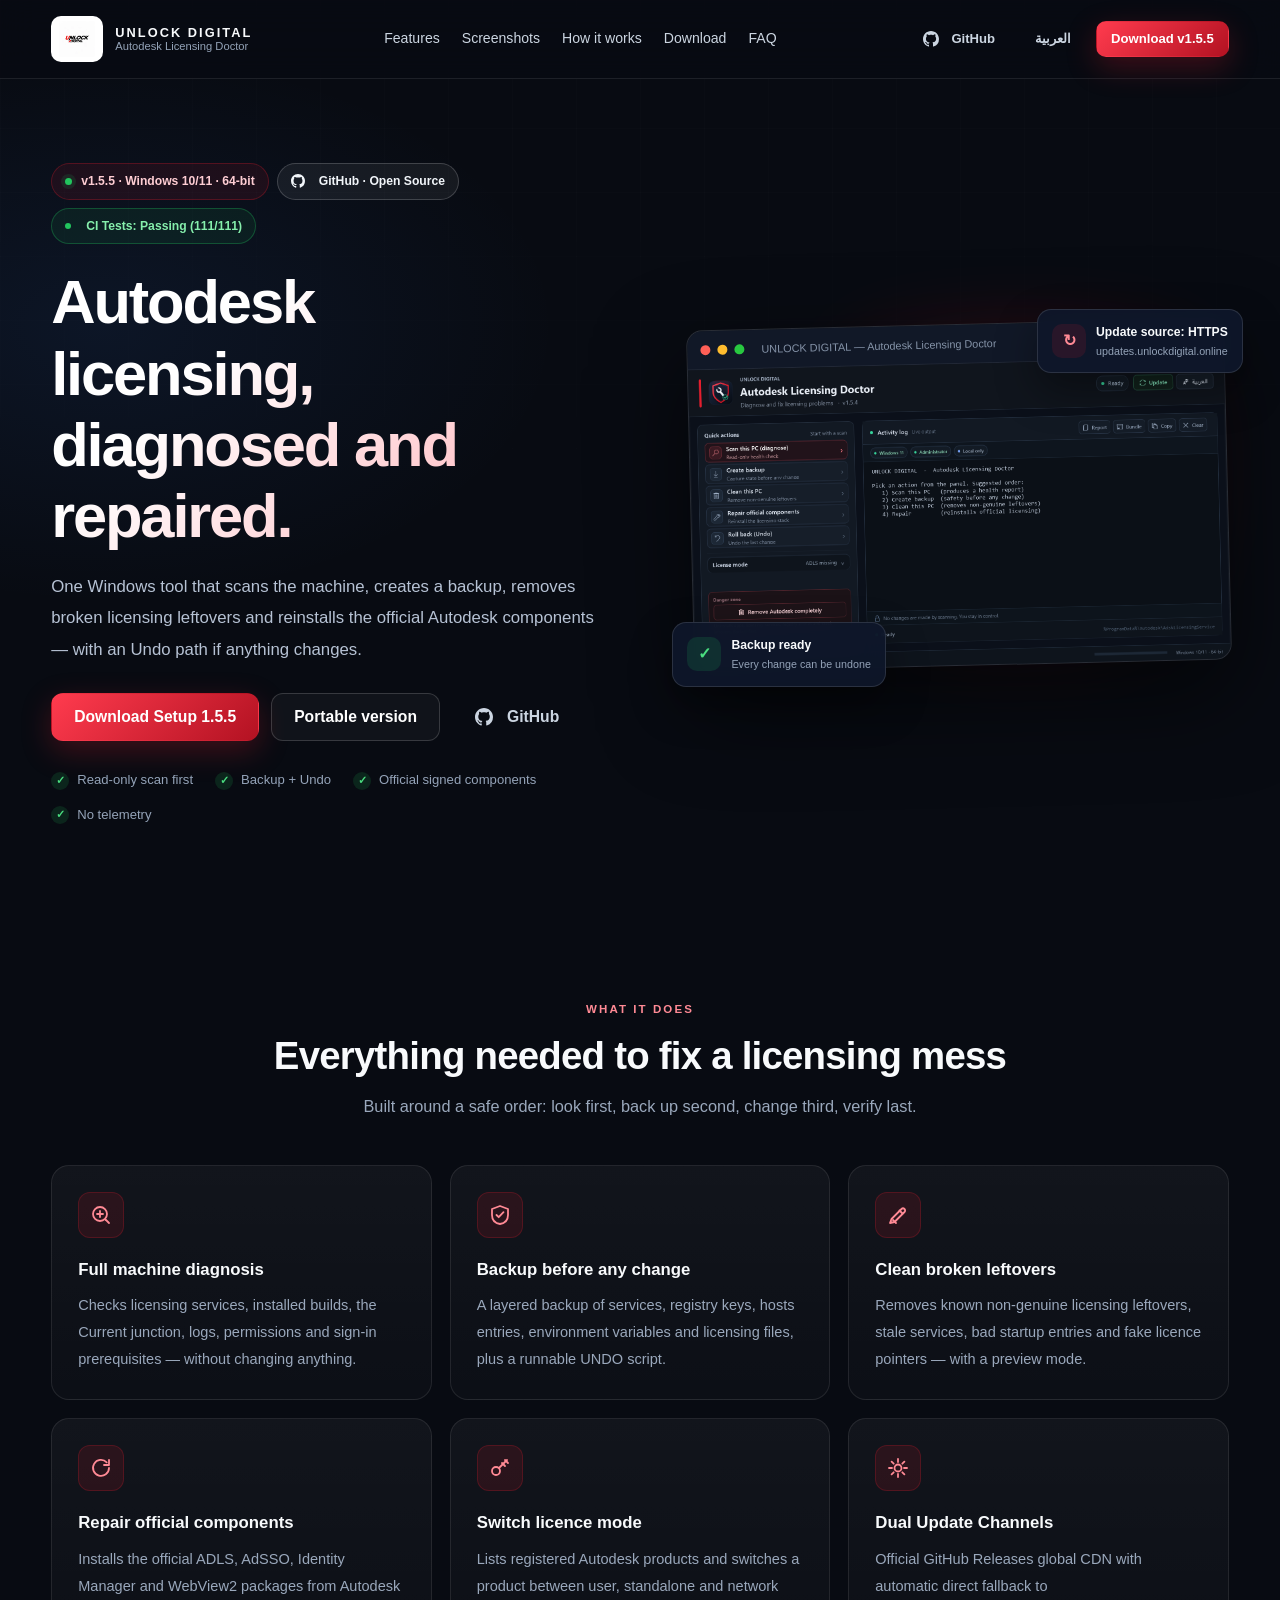
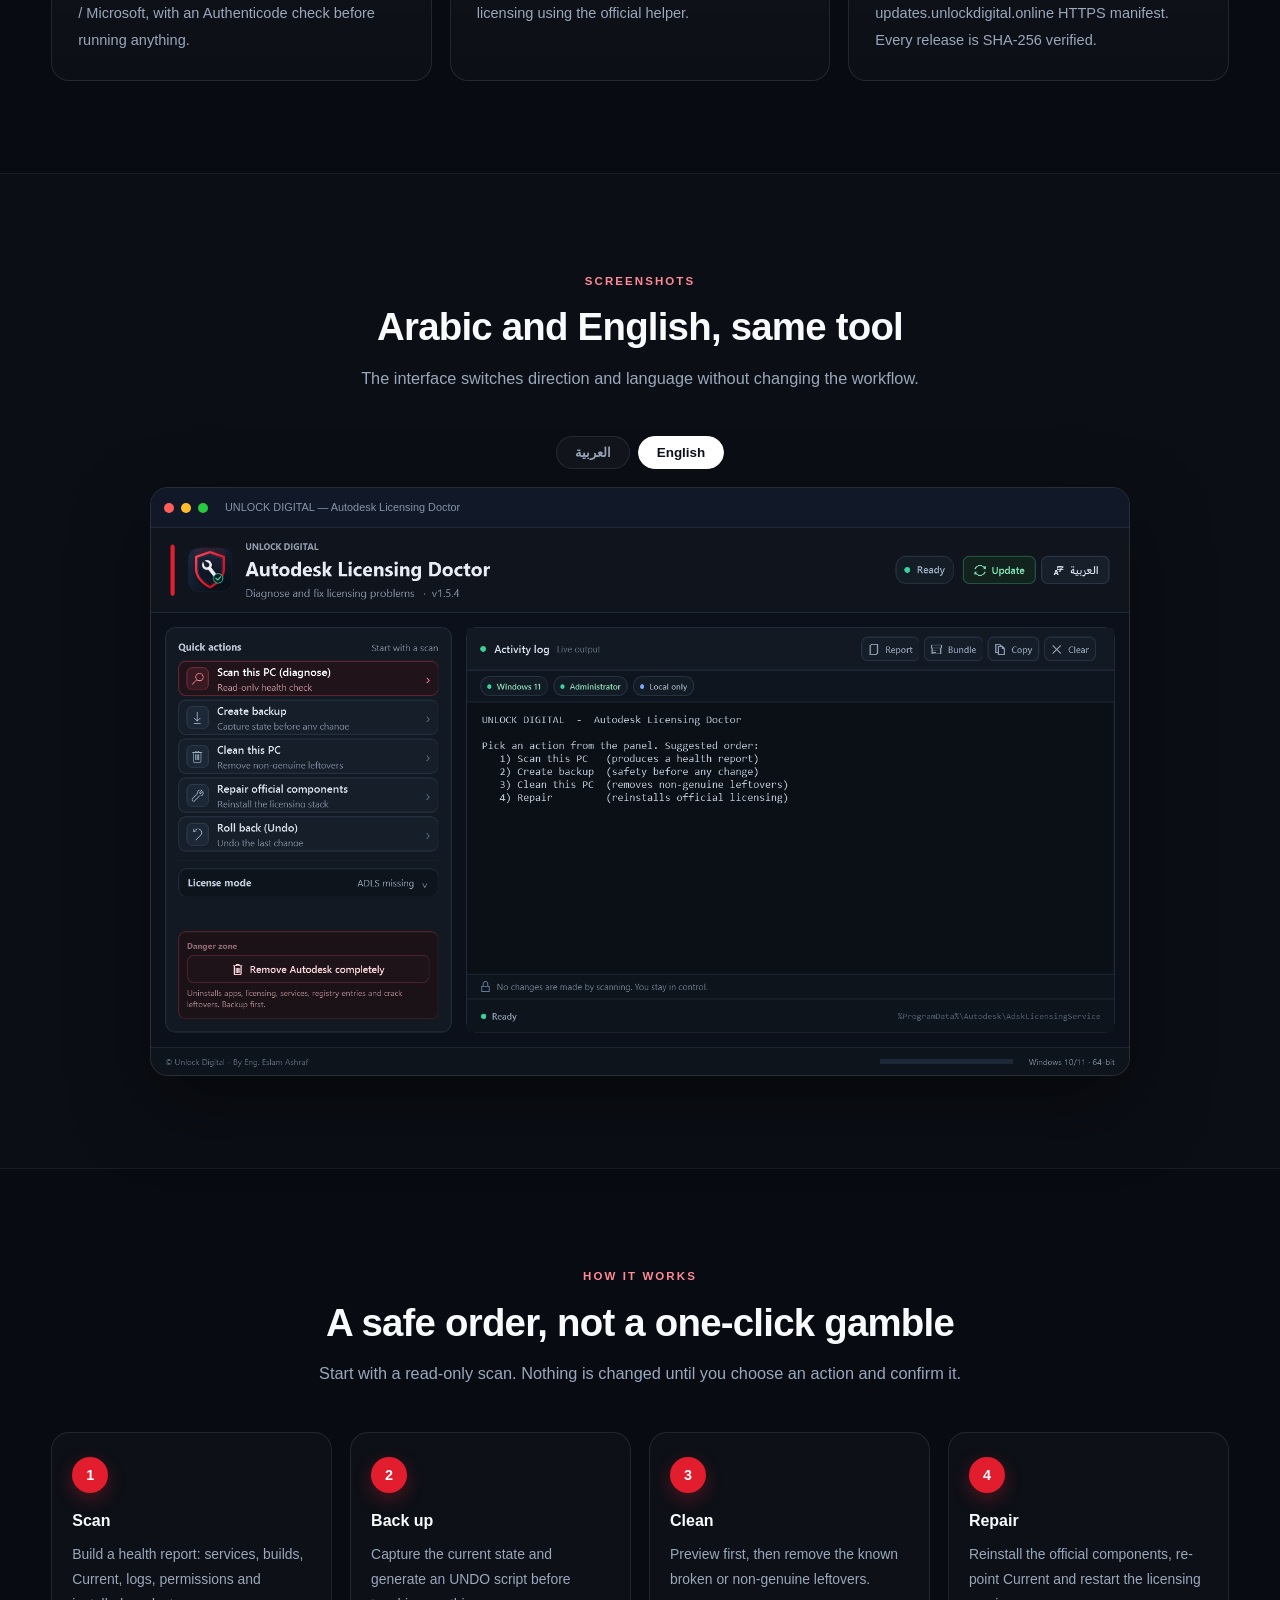
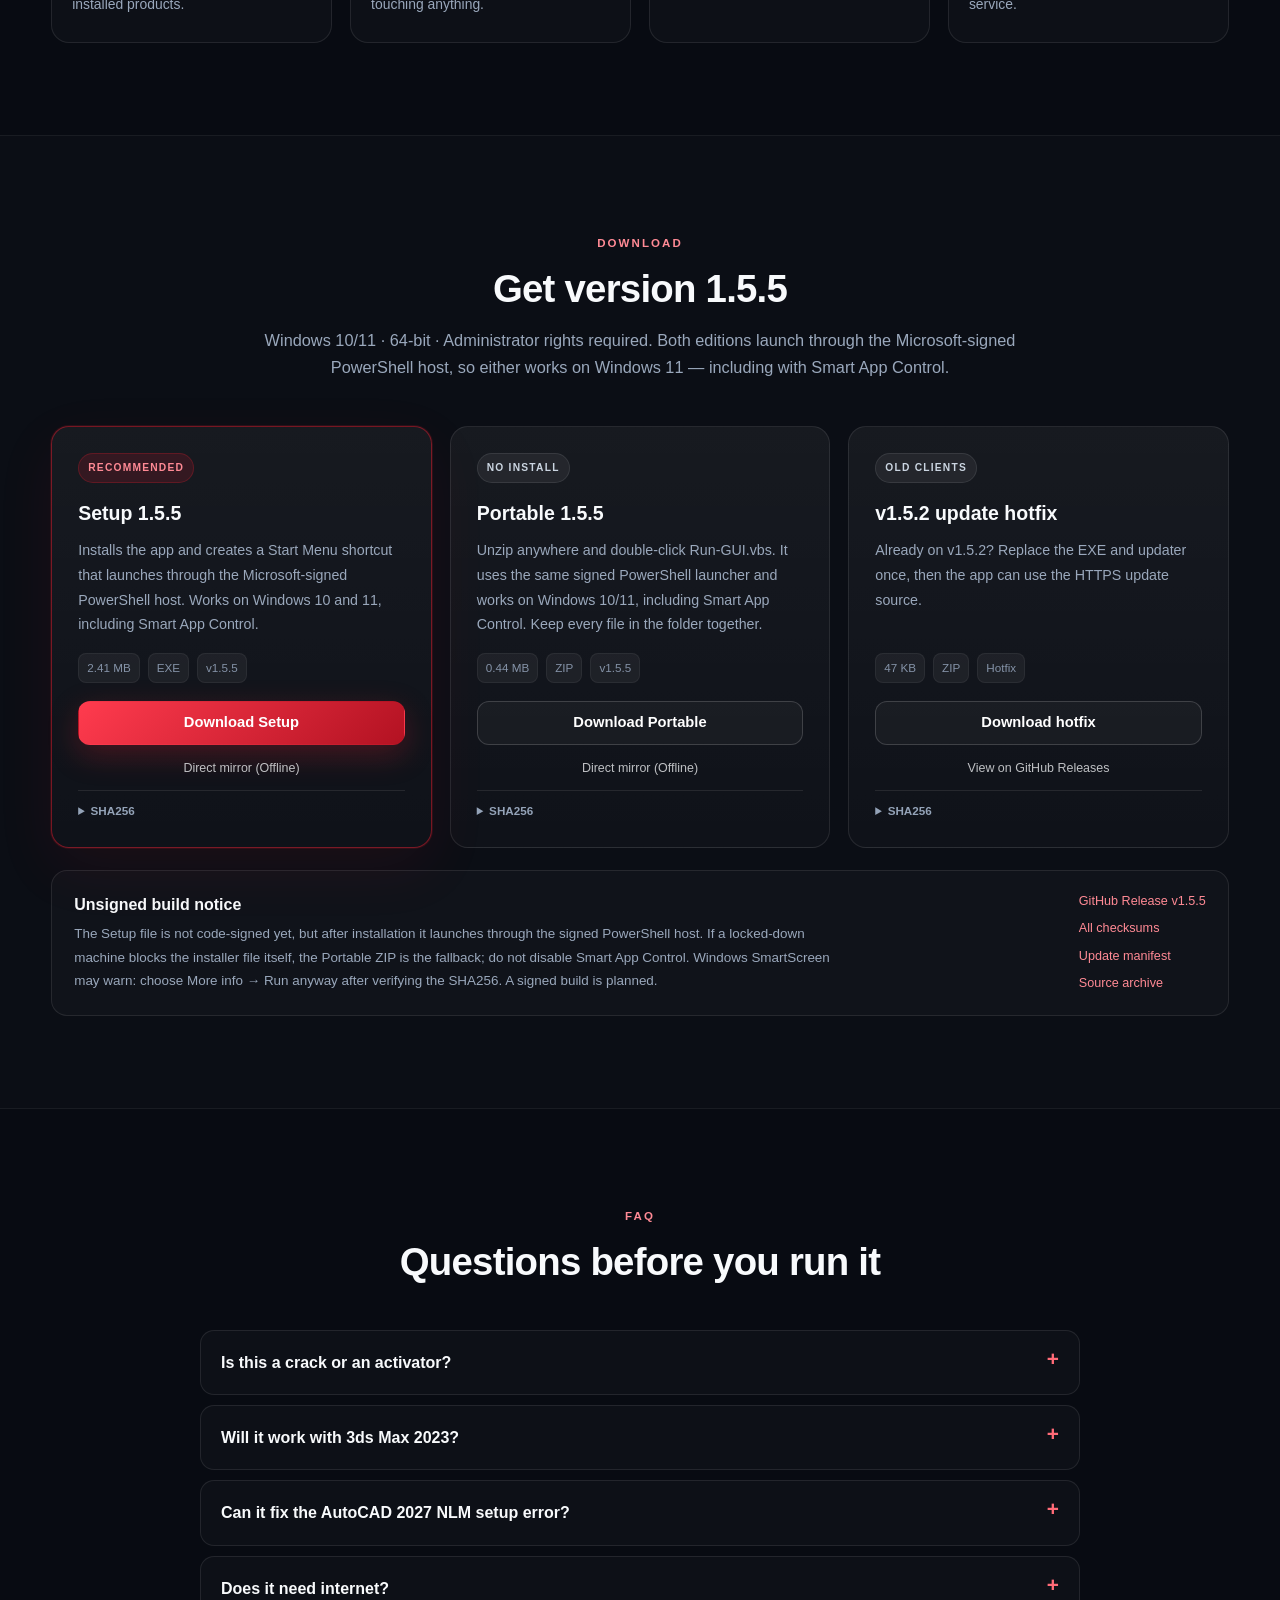
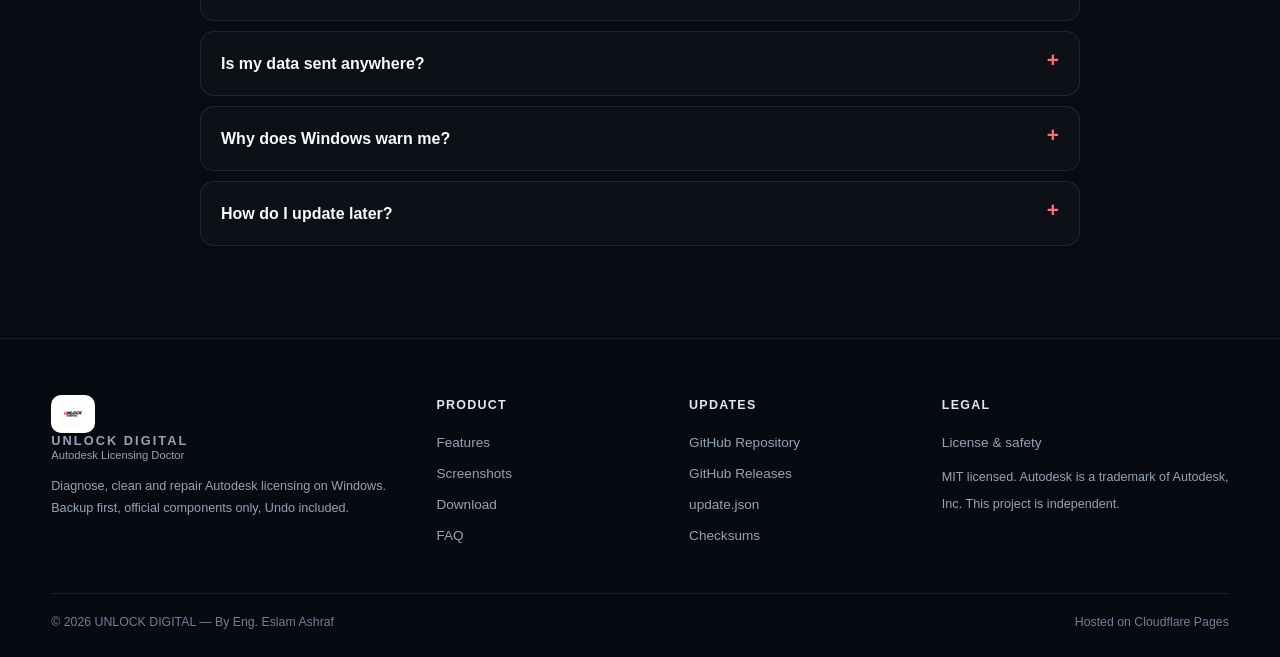
<file: website/index.html>
<!DOCTYPE html>
<html lang="en" dir="ltr" data-default-lang="en">
<head>
  <meta charset="utf-8">
  <meta name="viewport" content="width=device-width, initial-scale=1">
  <title>UNLOCK DIGITAL — Autodesk Licensing Doctor</title>
  <meta name="description" content="A Windows tool that diagnoses and repairs Autodesk licensing: scan, backup, clean broken leftovers, reinstall official components, and Undo any change.">
  <meta name="keywords" content="Autodesk licensing repair, Autodesk Licensing Doctor, ADLS repair, AdSSO, 3ds Max 2023 licensing, Windows licensing tool">
  <meta name="author" content="Eng. Eslam Ashraf">
  <meta name="robots" content="index, follow, max-image-preview:large">
  <meta name="googlebot" content="index, follow, max-image-preview:large">
  <meta name="application-name" content="AdskDoctor">
  <meta name="apple-mobile-web-app-title" content="AdskDoctor">
  <meta name="apple-mobile-web-app-capable" content="yes">
  <meta name="format-detection" content="telephone=no">
  <meta name="color-scheme" content="dark">
  <meta name="theme-color" content="#080b12">
  <link rel="canonical" href="https://adskdoctor.unlockdigital.online/">
  <link rel="alternate" hreflang="en" href="https://adskdoctor.unlockdigital.online/">
  <link rel="alternate" hreflang="ar" href="https://adskdoctor.unlockdigital.online/ar/">
  <link rel="alternate" hreflang="x-default" href="https://adskdoctor.unlockdigital.online/">
  <link rel="sitemap" type="application/xml" title="Sitemap" href="sitemap.xml">
  <link rel="manifest" href="site.webmanifest">
  <link rel="icon" type="image/svg+xml" href="assets/favicon.svg">
  <link rel="icon" href="assets/favicon.ico" sizes="any">
  <link rel="apple-touch-icon" sizes="180x180" href="assets/apple-touch-icon.png">
  <meta property="og:site_name" content="UNLOCK DIGITAL">
  <meta property="og:title" content="UNLOCK DIGITAL — Autodesk Licensing Doctor">
  <meta property="og:description" content="Diagnose, clean and repair Autodesk licensing on Windows. Backup first, official components only, Undo included.">
  <meta property="og:type" content="website">
  <meta property="og:url" content="https://adskdoctor.unlockdigital.online/">
  <meta property="og:locale" content="en_US">
  <meta property="og:locale:alternate" content="ar_EG">
  <meta property="og:image" content="https://adskdoctor.unlockdigital.online/assets/screenshot-en-20261021.png">
  <meta property="og:image:secure_url" content="https://adskdoctor.unlockdigital.online/assets/screenshot-en-20261021.png">
  <meta property="og:image:type" content="image/png">
  <meta property="og:image:width" content="1658">
  <meta property="og:image:height" content="928">
  <meta property="og:image:alt" content="UNLOCK DIGITAL — Autodesk Licensing Doctor interface">
  <meta name="twitter:card" content="summary_large_image">
  <meta name="twitter:title" content="UNLOCK DIGITAL — Autodesk Licensing Doctor">
  <meta name="twitter:description" content="Diagnose, clean and repair Autodesk licensing on Windows. Backup first, official components only, Undo included.">
  <meta name="twitter:image" content="https://adskdoctor.unlockdigital.online/assets/screenshot-en-20261021.png">
  <meta name="twitter:image:alt" content="UNLOCK DIGITAL — Autodesk Licensing Doctor interface">
  <link rel="preload" as="image" href="assets/screenshot-en-20261021.png" fetchpriority="high">
  <link rel="stylesheet" href="assets/styles.css?v=5c6f993a">
</head>
<body>
  <a class="skip-link" href="#main" data-en="Skip to content" data-ar="انتقل للمحتوى">Skip to content</a>

  <header class="site-header">
    <div class="container header-inner">
      <a class="brand" href="#top" aria-label="UNLOCK DIGITAL">
        <img src="assets/logo.png" alt="UNLOCK DIGITAL logo" width="132" height="48">
        <span class="brand-text">
          <strong>UNLOCK DIGITAL</strong>
          <small data-en="Autodesk Licensing Doctor" data-ar="دكتور ترخيص أوتوديسك">Autodesk Licensing Doctor</small>
        </span>
      </a>
      <nav class="nav" aria-label="Main navigation">
        <a href="#features" data-en="Features" data-ar="المميزات">Features</a>
        <a href="#screens" data-en="Screenshots" data-ar="لقطات">Screenshots</a>
        <a href="#how" data-en="How it works" data-ar="طريقة العمل">How it works</a>
        <a href="#download" data-en="Download" data-ar="التحميل">Download</a>
        <a href="#faq" data-en="FAQ" data-ar="الأسئلة">FAQ</a>
      </nav>
      <div class="header-actions">
        <a class="btn btn-ghost btn-sm" href="https://github.com/Es1amAshraf/autodesk-licensing-doctor" target="_blank" rel="noopener" aria-label="GitHub Repository" title="GitHub">
          <svg width="16" height="16" viewBox="0 0 24 24" fill="currentColor" aria-hidden="true" style="vertical-align: -2px; margin-right: 4px;"><path d="M12 0C5.37 0 0 5.37 0 12c0 5.31 3.435 9.795 8.205 11.385.6.105.825-.255.825-.57 0-.285-.015-1.23-.015-2.235-3.015.555-3.795-.735-4.035-1.41-.135-.345-.72-1.41-1.23-1.695-.42-.225-1.02-.78-.015-.795.945-.015 1.62.87 1.845 1.23 1.08 1.815 2.805 1.305 3.495.99.105-.78.42-1.305.765-1.605-2.67-.3-5.46-1.335-5.46-5.925 0-1.305.465-2.385 1.23-3.225-.12-.3-.54-1.53.12-3.18 0 0 1.005-.315 3.3 1.23.96-.27 1.98-.405 3-.405s2.04.135 3 .405c2.295-1.56 3.3-1.23 3.3-1.23.66 1.65.24 2.88.12 3.18.765.84 1.23 1.905 1.23 3.225 0 4.605-2.805 5.625-5.475 5.925.435.375.81 1.095.81 2.22 0 1.605-.015 2.895-.015 3.3 0 .315.225.69.825.57A12.02 12.02 0 0024 12c0-6.63-5.37-12-12-12z"/></svg>
          <span>GitHub</span>
        </a>
        <a id="langToggle" class="btn btn-ghost btn-sm" href="/ar/" hreflang="ar">العربية</a>
        <a class="btn btn-primary btn-sm" href="#download" data-en="Download v1.5.5" data-ar="تحميل v1.5.5">Download v1.5.5</a>
      </div>
    </div>
  </header>

  <main id="main">
    <section class="hero" id="top">
      <div class="container hero-grid">
        <div class="hero-copy">
          <div class="hero-badges" style="display: flex; gap: 8px; flex-wrap: wrap; margin-bottom: 14px; align-items: center;">
            <span class="pill"><span class="pulse"></span> v1.5.5 · Windows 10/11 · 64-bit</span>
            <a href="https://github.com/Es1amAshraf/autodesk-licensing-doctor" target="_blank" rel="noopener" class="pill" style="border-color: rgba(255,255,255,0.18); background: rgba(255,255,255,0.06); color: #f1f5f9; text-decoration: none;">
              <svg width="14" height="14" viewBox="0 0 24 24" fill="currentColor" style="vertical-align: -2px; margin-right: 5px;"><path d="M12 0C5.37 0 0 5.37 0 12c0 5.31 3.435 9.795 8.205 11.385.6.105.825-.255.825-.57 0-.285-.015-1.23-.015-2.235-3.015.555-3.795-.735-4.035-1.41-.135-.345-.72-1.41-1.23-1.695-.42-.225-1.02-.78-.015-.795.945-.015 1.62.87 1.845 1.23 1.08 1.815 2.805 1.305 3.495.99.105-.78.42-1.305.765-1.605-2.67-.3-5.46-1.335-5.46-5.925 0-1.305.465-2.385 1.23-3.225-.12-.3-.54-1.53.12-3.18 0 0 1.005-.315 3.3 1.23.96-.27 1.98-.405 3-.405s2.04.135 3 .405c2.295-1.56 3.3-1.23 3.3-1.23.66 1.65.24 2.88.12 3.18.765.84 1.23 1.905 1.23 3.225 0 4.605-2.805 5.625-5.475 5.925.435.375.81 1.095.81 2.22 0 1.605-.015 2.895-.015 3.3 0 .315.225.69.825.57A12.02 12.02 0 0024 12c0-6.63-5.37-12-12-12z"/></svg>
              <span>GitHub · Open Source</span>
            </a>
            <a href="https://github.com/Es1amAshraf/autodesk-licensing-doctor/actions/workflows/ci.yml" target="_blank" rel="noopener" class="pill" style="border-color: rgba(34,197,94,0.3); background: rgba(34,197,94,0.08); color: #86efac; text-decoration: none;">
              <span style="display: inline-block; width: 6px; height: 6px; border-radius: 50%; background: #22c55e; margin-right: 6px;"></span>
              <span>CI Tests: Passing (111/111)</span>
            </a>
          </div>
          <h1 data-en="Autodesk licensing, diagnosed and repaired." data-ar="ترخيص أوتوديسك، تشخيص وإصلاح بخطوات واضحة.">Autodesk licensing, diagnosed and repaired.</h1>
          <p class="lead" data-en="One Windows tool that scans the machine, creates a backup, removes broken licensing leftovers and reinstalls the official Autodesk components — with an Undo path if anything changes." data-ar="أداة Windows واحدة تفحص الجهاز، تاخد نسخة احتياطية، تنظّف بقايا الترخيص غير الصحيحة، وتعيد تركيب مكونات الترخيص الرسمية من Autodesk — مع Undo لو حصل أي تغيير.">One Windows tool that scans the machine, creates a backup, removes broken licensing leftovers and reinstalls the official Autodesk components — with an Undo path if anything changes.</p>
          <div class="hero-actions">
            <a class="btn btn-primary btn-lg" href="https://github.com/Es1amAshraf/autodesk-licensing-doctor/releases/download/v1.5.5/UNLOCK-DIGITAL-AdskDoctor-Setup-1.5.5.exe">
              <span data-en="Download Setup 1.5.5" data-ar="تحميل Setup 1.5.5">Download Setup 1.5.5</span>
            </a>
            <a class="btn btn-outline btn-lg" href="https://github.com/Es1amAshraf/autodesk-licensing-doctor/releases/download/v1.5.5/AdskDoctor-v1.5.5-Portable.zip">
              <span data-en="Portable version" data-ar="النسخة المحمولة">Portable version</span>
            </a>
            <a class="btn btn-ghost btn-lg" href="https://github.com/Es1amAshraf/autodesk-licensing-doctor" target="_blank" rel="noopener">
              <svg width="18" height="18" viewBox="0 0 24 24" fill="currentColor" style="vertical-align: -3px; margin-right: 6px;"><path d="M12 0C5.37 0 0 5.37 0 12c0 5.31 3.435 9.795 8.205 11.385.6.105.825-.255.825-.57 0-.285-.015-1.23-.015-2.235-3.015.555-3.795-.735-4.035-1.41-.135-.345-.72-1.41-1.23-1.695-.42-.225-1.02-.78-.015-.795.945-.015 1.62.87 1.845 1.23 1.08 1.815 2.805 1.305 3.495.99.105-.78.42-1.305.765-1.605-2.67-.3-5.46-1.335-5.46-5.925 0-1.305.465-2.385 1.23-3.225-.12-.3-.54-1.53.12-3.18 0 0 1.005-.315 3.3 1.23.96-.27 1.98-.405 3-.405s2.04.135 3 .405c2.295-1.56 3.3-1.23 3.3-1.23.66 1.65.24 2.88.12 3.18.765.84 1.23 1.905 1.23 3.225 0 4.605-2.805 5.625-5.475 5.925.435.375.81 1.095.81 2.22 0 1.605-.015 2.895-.015 3.3 0 .315.225.69.825.57A12.02 12.02 0 0024 12c0-6.63-5.37-12-12-12z"/></svg>
              <span>GitHub</span>
            </a>
          </div>
          <ul class="trust-row">
            <li><span class="check">✓</span><span data-en="Read-only scan first" data-ar="فحص للقراءة فقط أولًا">Read-only scan first</span></li>
            <li><span class="check">✓</span><span data-en="Backup + Undo" data-ar="نسخة احتياطية + Undo">Backup + Undo</span></li>
            <li><span class="check">✓</span><span data-en="Official signed components" data-ar="مكونات رسمية موقّعة">Official signed components</span></li>
            <li><span class="check">✓</span><span data-en="No telemetry" data-ar="بدون تتبع">No telemetry</span></li>
          </ul>
        </div>

        <div class="hero-art" aria-hidden="true">
          <div class="glow"></div>
          <div class="window">
            <div class="window-bar">
              <span class="dot red"></span><span class="dot amber"></span><span class="dot green"></span>
              <span class="window-title" id="heroWindowTitle">UNLOCK DIGITAL — Autodesk Licensing Doctor</span>
            </div>
            <img src="assets/screenshot-en-20261021.png" alt="" width="1658" height="928" decoding="async" fetchpriority="high">
          </div>
          <div class="float-card">
            <span class="float-icon">✓</span>
            <div>
              <strong data-en="Backup ready" data-ar="النسخة الاحتياطية جاهزة">Backup ready</strong>
              <small data-en="Every change can be undone" data-ar="كل تغيير يمكن الرجوع عنه">Every change can be undone</small>
            </div>
          </div>
          <div class="float-card float-card-2">
            <span class="float-icon red">↻</span>
            <div>
              <strong data-en="Update source: HTTPS" data-ar="مصدر التحديث: HTTPS">Update source: HTTPS</strong>
              <small>updates.unlockdigital.online</small>
            </div>
          </div>
        </div>
      </div>
    </section>

    <section class="section" id="features">
      <div class="container">
        <div class="section-head">
          <span class="eyebrow" data-en="WHAT IT DOES" data-ar="بيعمل إيه">WHAT IT DOES</span>
          <h2 data-en="Everything needed to fix a licensing mess" data-ar="كل اللي محتاجه لترتيب مشاكل الترخيص">Everything needed to fix a licensing mess</h2>
          <p data-en="Built around a safe order: look first, back up second, change third, verify last." data-ar="مبني على ترتيب آمن: شوف الأول، خد نسخة احتياطية، غيّر بعدها، وتحقق في الآخر.">Built around a safe order: look first, back up second, change third, verify last.</p>
        </div>
        <div class="cards">
          <article class="card">
            <div class="icon">
              <svg aria-hidden="true" focusable="false" viewBox="0 0 24 24" fill="none" stroke="currentColor" stroke-width="1.8" stroke-linecap="round" stroke-linejoin="round"><circle cx="11" cy="11" r="7"></circle><path d="m20 20-3.5-3.5"></path><path d="M8 11h6M11 8v6"></path></svg>
            </div>
            <h3 data-en="Full machine diagnosis" data-ar="تشخيص كامل للجهاز">Full machine diagnosis</h3>
            <p data-en="Checks licensing services, installed builds, the Current junction, logs, permissions and sign-in prerequisites — without changing anything." data-ar="بيفحص خدمات الترخيص، الإصدارات المثبتة، وصلة Current، السجلات، الصلاحيات، ومتطلبات تسجيل الدخول — من غير أي تغيير.">Checks licensing services, installed builds, the Current junction, logs, permissions and sign-in prerequisites — without changing anything.</p>
          </article>

          <article class="card">
            <div class="icon">
              <svg aria-hidden="true" focusable="false" viewBox="0 0 24 24" fill="none" stroke="currentColor" stroke-width="1.8" stroke-linecap="round" stroke-linejoin="round"><path d="M12 3 4 6v6c0 5 3.4 8.2 8 9 4.6-.8 8-4 8-9V6l-8-3Z"></path><path d="m8.5 12 2.2 2.2 4.8-5"></path></svg>
            </div>
            <h3 data-en="Backup before any change" data-ar="نسخة احتياطية قبل أي تغيير">Backup before any change</h3>
            <p data-en="A layered backup of services, registry keys, hosts entries, environment variables and licensing files, plus a runnable UNDO script." data-ar="نسخة احتياطية متعددة الطبقات للخدمات، الريجستري، ملف hosts، متغيرات البيئة، وملفات الترخيص، مع سكربت UNDO جاهز للتشغيل.">A layered backup of services, registry keys, hosts entries, environment variables and licensing files, plus a runnable UNDO script.</p>
          </article>

          <article class="card">
            <div class="icon">
              <svg aria-hidden="true" focusable="false" viewBox="0 0 24 24" fill="none" stroke="currentColor" stroke-width="1.8" stroke-linecap="round" stroke-linejoin="round"><path d="m4 20 4.5-1 10-10a2.1 2.1 0 0 0-3-3l-10 10L4 20Z"></path><path d="m13.5 7.5 3 3"></path><path d="m7 17 3 3"></path></svg>
            </div>
            <h3 data-en="Clean broken leftovers" data-ar="تنظيف البقايا غير الصحيحة">Clean broken leftovers</h3>
            <p data-en="Removes known non-genuine licensing leftovers, stale services, bad startup entries and fake licence pointers — with a preview mode." data-ar="بيشيل بقايا الترخيص غير الصحيحة المعروفة، الخدمات القديمة، مدخلات التشغيل السيئة، ومؤشرات الترخيص المزيفة — مع وضع معاينة قبل التنفيذ.">Removes known non-genuine licensing leftovers, stale services, bad startup entries and fake licence pointers — with a preview mode.</p>
          </article>

          <article class="card">
            <div class="icon">
              <svg aria-hidden="true" focusable="false" viewBox="0 0 24 24" fill="none" stroke="currentColor" stroke-width="1.8" stroke-linecap="round" stroke-linejoin="round"><path d="M20 12a8 8 0 1 1-2.3-5.7"></path><path d="M20 4v5h-5"></path></svg>
            </div>
            <h3 data-en="Repair official components" data-ar="إصلاح المكونات الرسمية">Repair official components</h3>
            <p data-en="Installs the official ADLS, AdSSO, Identity Manager and WebView2 packages from Autodesk / Microsoft, with an Authenticode check before running anything." data-ar="بيثبّت حزم ADLS وAdSSO وIdentity Manager وWebView2 الرسمية من Autodesk / Microsoft، مع فحص التوقيع الرقمي قبل تشغيل أي ملف.">Installs the official ADLS, AdSSO, Identity Manager and WebView2 packages from Autodesk / Microsoft, with an Authenticode check before running anything.</p>
          </article>

          <article class="card">
            <div class="icon">
              <svg aria-hidden="true" focusable="false" viewBox="0 0 24 24" fill="none" stroke="currentColor" stroke-width="1.8" stroke-linecap="round" stroke-linejoin="round"><circle cx="8" cy="15" r="4"></circle><path d="m11 12 8-8"></path><path d="m17 4 3 3"></path><path d="m14 7 3 3"></path></svg>
            </div>
            <h3 data-en="Switch licence mode" data-ar="تبديل وضع الترخيص">Switch licence mode</h3>
            <p data-en="Lists registered Autodesk products and switches a product between user, standalone and network licensing using the official helper." data-ar="بيعرض منتجات Autodesk المسجلة وبيبدّل وضع الترخيص بين User وStandalone وNetwork باستخدام الأداة الرسمية.">Lists registered Autodesk products and switches a product between user, standalone and network licensing using the official helper.</p>
          </article>

          <article class="card">
            <div class="icon">
              <svg aria-hidden="true" focusable="false" viewBox="0 0 24 24" fill="none" stroke="currentColor" stroke-width="1.8" stroke-linecap="round" stroke-linejoin="round"><path d="M12 3v3"></path><path d="M12 18v3"></path><path d="M3 12h3"></path><path d="M18 12h3"></path><path d="m5.6 5.6 2.1 2.1"></path><path d="m16.3 16.3 2.1 2.1"></path><path d="m18.4 5.6-2.1 2.1"></path><path d="m7.7 16.3-2.1 2.1"></path><circle cx="12" cy="12" r="3.5"></circle></svg>
            </div>
            <h3 data-en="Dual Update Channels" data-ar="قنوات تحديث مزدوجة">Dual Update Channels</h3>
            <p data-en="Official GitHub Releases global CDN with automatic direct fallback to updates.unlockdigital.online HTTPS manifest. Every release is SHA-256 verified." data-ar="تحديثات رسمية عبر شبكة GitHub Releases العالمية مع دعم تلقائي لمصدر updates.unlockdigital.online المباشر، وكل إصدار مفحوص ومطابق لـ SHA-256.">Official GitHub Releases global CDN with automatic direct fallback to updates.unlockdigital.online HTTPS manifest. Every release is SHA-256 verified.</p>
          </article>
        </div>
      </div>
    </section>

    <section class="section section-alt" id="screens">
      <div class="container">
        <div class="section-head">
          <span class="eyebrow" data-en="SCREENSHOTS" data-ar="لقطات">SCREENSHOTS</span>
          <h2 data-en="Arabic and English, same tool" data-ar="عربي وإنجليزي، نفس الأداة">Arabic and English, same tool</h2>
          <p data-en="The interface switches direction and language without changing the workflow." data-ar="الواجهة بتبدّل الاتجاه واللغة من غير ما يتغير سير العمل.">The interface switches direction and language without changing the workflow.</p>
        </div>
        <div class="shot-wrap">
          <div class="shot-tabs" role="tablist" aria-label="Screenshot language">
            <button class="shot-tab" type="button" data-shot="ar" role="tab" aria-selected="false">العربية</button>
            <button class="shot-tab active" type="button" data-shot="en" role="tab" aria-selected="true">English</button>
          </div>
          <figure class="shot-frame">
            <div class="window-bar">
              <span class="dot red"></span><span class="dot amber"></span><span class="dot green"></span>
              <span class="window-title" id="shotTitle">UNLOCK DIGITAL — Autodesk Licensing Doctor</span>
            </div>
            <img id="shotImage" src="assets/screenshot-en-20261021.png" alt="UNLOCK DIGITAL English interface" width="1658" height="928" loading="lazy" decoding="async">
          </figure>
        </div>
      </div>
    </section>

    <section class="section" id="how">
      <div class="container">
        <div class="section-head">
          <span class="eyebrow" data-en="HOW IT WORKS" data-ar="طريقة العمل">HOW IT WORKS</span>
          <h2 data-en="A safe order, not a one-click gamble" data-ar="ترتيب آمن، مش خطوة عشوائية">A safe order, not a one-click gamble</h2>
          <p data-en="Start with a read-only scan. Nothing is changed until you choose an action and confirm it." data-ar="ابدأ بفحص للقراءة فقط. مفيش أي تغيير بيحصل غير لما تختار الإجراء وتأكده.">Start with a read-only scan. Nothing is changed until you choose an action and confirm it.</p>
        </div>
        <ol class="steps">
          <li>
            <span class="step-num">1</span>
            <h3 data-en="Scan" data-ar="افحص">Scan</h3>
            <p data-en="Build a health report: services, builds, Current, logs, permissions and installed products." data-ar="اعمل تقرير حالة: الخدمات، الإصدارات، Current، السجلات، الصلاحيات، والمنتجات المثبتة.">Build a health report: services, builds, Current, logs, permissions and installed products.</p>
          </li>
          <li>
            <span class="step-num">2</span>
            <h3 data-en="Back up" data-ar="خد نسخة احتياطية">Back up</h3>
            <p data-en="Capture the current state and generate an UNDO script before touching anything." data-ar="سجّل الحالة الحالية وولّد سكربت UNDO قبل أي تعديل.">Capture the current state and generate an UNDO script before touching anything.</p>
          </li>
          <li>
            <span class="step-num">3</span>
            <h3 data-en="Clean" data-ar="نظّف">Clean</h3>
            <p data-en="Preview first, then remove the known broken or non-genuine leftovers." data-ar="عاين الأول، وبعدها شيل البقايا المعروفة غير الصحيحة.">Preview first, then remove the known broken or non-genuine leftovers.</p>
          </li>
          <li>
            <span class="step-num">4</span>
            <h3 data-en="Repair" data-ar="أصلح">Repair</h3>
            <p data-en="Reinstall the official components, re-point Current and restart the licensing service." data-ar="أعد تركيب المكونات الرسمية، وجّه Current للإصدار الصحيح، وشغّل خدمة الترخيص.">Reinstall the official components, re-point Current and restart the licensing service.</p>
          </li>
        </ol>
      </div>
    </section>

    <section class="section section-alt" id="download">
      <div class="container">
        <div class="section-head">
          <span class="eyebrow" data-en="DOWNLOAD" data-ar="التحميل">DOWNLOAD</span>
          <h2 data-en="Get version 1.5.5" data-ar="نزّل الإصدار 1.5.5">Get version 1.5.5</h2>
          <p data-en="Windows 10/11 · 64-bit · Administrator rights required. Both editions launch through the Microsoft-signed PowerShell host, so either works on Windows 11 — including with Smart App Control." data-ar="Windows 10/11 · 64-bit · يحتاج صلاحيات Administrator. النسختين بيشتغلوا من خلال PowerShell الموقّع من مايكروسوفت، فالاتنين شغالين على Windows 11 — حتى مع Smart App Control.">Windows 10/11 · 64-bit · Administrator rights required. Both editions launch through the Microsoft-signed PowerShell host, so either works on Windows 11 — including with Smart App Control.</p>
        </div>

        <div class="download-grid">
          <article class="download-card featured">
            <span class="tag" data-en="RECOMMENDED" data-ar="الموصى به">RECOMMENDED</span>
            <h3 data-en="Setup 1.5.5" data-ar="Setup 1.5.5">Setup 1.5.5</h3>
            <p class="muted" data-en="Installs the app and creates a Start Menu shortcut that launches through the Microsoft-signed PowerShell host. Works on Windows 10 and 11, including Smart App Control." data-ar="بيثبّت البرنامج وبيعمل اختصار في Start Menu بيفتح من خلال PowerShell الموقّع من مايكروسوفت. شغال على Windows 10 و11، حتى مع Smart App Control.">Installs the app and creates a Start Menu shortcut that launches through the Microsoft-signed PowerShell host. Works on Windows 10 and 11, including Smart App Control.</p>
            <div class="meta"><span>2.41 MB</span><span>EXE</span><span>v1.5.5</span></div>
            <a class="btn btn-primary btn-block" href="https://github.com/Es1amAshraf/autodesk-licensing-doctor/releases/download/v1.5.5/UNLOCK-DIGITAL-AdskDoctor-Setup-1.5.5.exe">
              <span data-en="Download Setup" data-ar="تحميل Setup">Download Setup</span>
            </a>
            <div style="text-align: center; margin-top: 8px;">
              <a href="downloads/UNLOCK-DIGITAL-AdskDoctor-Setup-1.5.5.exe" download style="font-size: 0.78rem; opacity: 0.75;" data-en="Direct mirror (Offline)" data-ar="رابط مباشر بديل (Mirror)">Direct mirror (Offline)</a>
            </div>
            <details class="hash" style="margin-top: 10px;">
              <summary data-en="SHA256" data-ar="SHA256">SHA256</summary>
              <code>29B65D6D63A9175D5E2BAE72E86C8639D7B4D0D4FF5DCB77936199AFD0A9B2FF</code>
            </details>
          </article>

          <article class="download-card">
            <span class="tag tag-soft" data-en="NO INSTALL" data-ar="بدون تركيب">NO INSTALL</span>
            <h3 data-en="Portable 1.5.5" data-ar="Portable 1.5.5">Portable 1.5.5</h3>
            <p class="muted" data-en="Unzip anywhere and double-click Run-GUI.vbs. It uses the same signed PowerShell launcher and works on Windows 10/11, including Smart App Control. Keep every file in the folder together." data-ar="فك الضغط في أي مكان ودوس دبل كليك على Run-GUI.vbs. بيستخدم نفس مشغّل PowerShell الموقّع وبيشتغل على Windows 10/11، حتى مع Smart App Control. حافظ على كل الملفات في نفس الفولدر.">Unzip anywhere and double-click Run-GUI.vbs. It uses the same signed PowerShell launcher and works on Windows 10/11, including Smart App Control. Keep every file in the folder together.</p>
            <div class="meta"><span>0.44 MB</span><span>ZIP</span><span>v1.5.5</span></div>
            <a class="btn btn-outline btn-block" href="https://github.com/Es1amAshraf/autodesk-licensing-doctor/releases/download/v1.5.5/AdskDoctor-v1.5.5-Portable.zip">
              <span data-en="Download Portable" data-ar="تحميل Portable">Download Portable</span>
            </a>
            <div style="text-align: center; margin-top: 8px;">
              <a href="downloads/AdskDoctor-v1.5.5-Portable.zip" download style="font-size: 0.78rem; opacity: 0.75;" data-en="Direct mirror (Offline)" data-ar="رابط مباشر بديل (Mirror)">Direct mirror (Offline)</a>
            </div>
            <details class="hash" style="margin-top: 10px;">
              <summary data-en="SHA256" data-ar="SHA256">SHA256</summary>
              <code>EB45A0C16E496A9DC3D15B99B7AE0651B1F9B7AD292829007B4A8099C49A7A20</code>
            </details>
          </article>

          <article class="download-card">
            <span class="tag tag-soft" data-en="OLD CLIENTS" data-ar="للعملاء القدامى">OLD CLIENTS</span>
            <h3 data-en="v1.5.2 update hotfix" data-ar="Hotfix v1.5.2">v1.5.2 update hotfix</h3>
            <p class="muted" data-en="Already on v1.5.2? Replace the EXE and updater once, then the app can use the HTTPS update source." data-ar="عندك v1.5.2؟ استبدل الـ EXE والـ updater مرة واحدة، وبعدها البرنامج هيقدر يستخدم مصدر التحديث الجديد.">Already on v1.5.2? Replace the EXE and updater once, then the app can use the HTTPS update source.</p>
            <div class="meta"><span>47 KB</span><span>ZIP</span><span>Hotfix</span></div>
            <a class="btn btn-outline btn-block" href="downloads/AdskDoctor-v1.5.2-UpdateHotfix.zip" download>
              <span data-en="Download hotfix" data-ar="تحميل الهوتفيكس">Download hotfix</span>
            </a>
            <div style="text-align: center; margin-top: 8px;">
              <a href="https://github.com/Es1amAshraf/autodesk-licensing-doctor/releases/tag/v1.5.5" target="_blank" rel="noopener" style="font-size: 0.78rem; opacity: 0.75;" data-en="View on GitHub Releases" data-ar="عرض على GitHub Releases">View on GitHub Releases</a>
            </div>
            <details class="hash" style="margin-top: 10px;">
              <summary data-en="SHA256" data-ar="SHA256">SHA256</summary>
              <code>93909ED6D8974A3AFB4539A181BFC520FD7300BC39BD0F2B2FE8CADE725ED15C</code>
            </details>
          </article>
        </div>

        <div class="download-note">
          <div>
            <strong data-en="Unsigned build notice" data-ar="ملاحظة عن التوقيع">Unsigned build notice</strong>
            <p data-en="The Setup file is not code-signed yet, but after installation it launches through the signed PowerShell host. If a locked-down machine blocks the installer file itself, the Portable ZIP is the fallback; do not disable Smart App Control. Windows SmartScreen may warn: choose More info → Run anyway after verifying the SHA256. A signed build is planned." data-ar="ملف الـ Setup لسه غير موقّع رقميًا، لكن بعد التركيب بيفتح من خلال PowerShell الموقّع. لو جهاز مقفول منع ملف الـ installer نفسه، نسخة Portable هي البديل؛ ومتوقفش Smart App Control. على Windows ممكن SmartScreen يعرض تحذير: اختار More info → Run anyway بعد التأكد من SHA256. نسخة موقّعة مخطط لها.">The Setup file is not code-signed yet, but after installation it launches through the signed PowerShell host. If a locked-down machine blocks the installer file itself, the Portable ZIP is the fallback; do not disable Smart App Control. Windows SmartScreen may warn: choose More info → Run anyway after verifying the SHA256. A signed build is planned.</p>
          </div>
          <div class="note-links">
            <a href="https://github.com/Es1amAshraf/autodesk-licensing-doctor/releases/tag/v1.5.5" target="_blank" rel="noopener" data-en="GitHub Release v1.5.5" data-ar="إصدار GitHub v1.5.5">GitHub Release v1.5.5</a>
            <a href="downloads/SHA256SUMS.txt" download data-en="All checksums" data-ar="كل الـ checksums">All checksums</a>
            <a href="https://updates.unlockdigital.online/update.json" target="_blank" rel="noopener" data-en="Update manifest" data-ar="ملف التحديث">Update manifest</a>
            <a href="https://github.com/Es1amAshraf/autodesk-licensing-doctor/releases/download/v1.5.5/AdskDoctor-v1.5.5-Project.zip" data-en="Source archive" data-ar="نسخة المصدر">Source archive</a>
          </div>
        </div>
      </div>
    </section>

    <section class="section" id="faq">
      <div class="container narrow">
        <div class="section-head">
          <span class="eyebrow" data-en="FAQ" data-ar="الأسئلة الشائعة">FAQ</span>
          <h2 data-en="Questions before you run it" data-ar="أسئلة قبل ما تشغّله">Questions before you run it</h2>
        </div>
        <div class="faq">
          <details>
            <summary data-en="Is this a crack or an activator?" data-ar="هل ده كراك أو أكتيفيتور؟">Is this a crack or an activator?</summary>
            <p data-en="No. It does not patch Autodesk binaries or generate licences. It removes known non-genuine leftovers and repairs the official licensing stack. A valid Autodesk subscription is still required." data-ar="لا. الأداة لا تعدّل ملفات Autodesk ولا تولّد تراخيص. هي بتشيل البقايا غير الصحيحة المعروفة وتصلّح مكونات الترخيص الرسمية. لسه محتاج اشتراك Autodesk ساري.">No. It does not patch Autodesk binaries or generate licences. It removes known non-genuine leftovers and repairs the official licensing stack. A valid Autodesk subscription is still required.</p>
          </details>
          <details>
            <summary data-en="Will it work with 3ds Max 2023?" data-ar="هيشتغل مع 3ds Max 2023؟">Will it work with 3ds Max 2023?</summary>
            <p data-en="Yes. The repair flow handles the ADLS / AdSSO stack used by 2021–2023 products, including 3ds Max 2023 (product key 128O1). It also detects newer Identity Manager-based products." data-ar="أيوه. مسار الإصلاح بيتعامل مع ADLS / AdSSO المستخدمة في إصدارات 2021–2023، بما فيها 3ds Max 2023 (product key 128O1). وبيتعرف كمان على المنتجات الأحدث اللي بتستخدم Identity Manager.">Yes. The repair flow handles the ADLS / AdSSO stack used by 2021–2023 products, including 3ds Max 2023 (product key 128O1). It also detects newer Identity Manager-based products.</p>
          </details>
          <details>
            <summary data-en="Can it fix the AutoCAD 2027 NLM setup error?" data-ar="يقدر يصلّح خطأ NLM في تسطيب AutoCAD 2027؟">Can it fix the AutoCAD 2027 NLM setup error?</summary>
            <p data-en="Yes, when the blocker is stale local NLM state. Scan reports nlm-server-info.json, licpath.lic, old NLM registry keys and NLM environment variables. Repair copies them to a backup with UNDO, clears them, restarts the licensing service and asks you to reboot before running the AutoCAD 2027 installer again. It never removes the NLM service. If this PC is the license server, update NLM to 11.19.9.0+ instead." data-ar="أيوه، لو المشكلة سببها بقايا NLM محلية قديمة. الفحص بيظهر nlm-server-info.json وlicpath.lic ومفاتيح الريجستري ومتغيرات البيئة القديمة. الإصلاح بيعمل نسخة احتياطية مع UNDO، بيشيلها، يعيد تشغيل خدمة الترخيص، ويطلب منك تعيد تشغيل Windows قبل ما تجرّب تسطيب AutoCAD 2027 تاني. الأداة مش بتحذف خدمة NLM نفسها. لو الجهاز ده هو سيرفر الترخيص، حدّث NLM لـ 11.19.9.0+ بدل كده.">Yes, when the blocker is stale local NLM state. Scan reports nlm-server-info.json, licpath.lic, old NLM registry keys and NLM environment variables. Repair copies them to a backup with UNDO, clears them, restarts the licensing service and asks you to reboot before running the AutoCAD 2027 installer again. It never removes the NLM service. If this PC is the license server, update NLM to 11.19.9.0+ instead.</p>
          </details>
          <details>
            <summary data-en="Does it need internet?" data-ar="محتاج إنترنت؟">Does it need internet?</summary>
            <p data-en="Scan, backup and clean work offline. Repair can use installers you already have, or download the official packages from Autodesk / Microsoft when you explicitly allow it. Checking for updates needs internet." data-ar="الفحص والنسخة الاحتياطية والتنظيف بيشتغلوا أوفلاين. الإصلاح يقدر يستخدم Installers موجودة عندك، أو ينزّل الحزم الرسمية من Autodesk / Microsoft لما تسمح بذلك. فحص التحديثات محتاج إنترنت.">Scan, backup and clean work offline. Repair can use installers you already have, or download the official packages from Autodesk / Microsoft when you explicitly allow it. Checking for updates needs internet.</p>
          </details>
          <details>
            <summary data-en="Is my data sent anywhere?" data-ar="بياناتي بتتبعت فين؟">Is my data sent anywhere?</summary>
            <p data-en="No telemetry. Reports and logs stay on the machine. The updater only requests the HTTPS manifest and, when you press Update, the Portable zip." data-ar="مفيش تتبع. التقارير والسجلات بتفضل على الجهاز. الـ updater بيطلب ملف الـ manifest عبر HTTPS فقط، ولما تضغط Update بيطلب الـ Portable zip.">No telemetry. Reports and logs stay on the machine. The updater only requests the HTTPS manifest and, when you press Update, the Portable zip.</p>
          </details>
          <details>
            <summary data-en="Why does Windows warn me?" data-ar="ليه Windows بيحذرني؟">Why does Windows warn me?</summary>
            <p data-en="Because the installer file is not code-signed yet. Verify the SHA256 against this page, then choose More info → Run anyway. After installation, both Setup and Portable launch through the Microsoft-signed PowerShell host, so they work on Windows 10 and 11, including Smart App Control. If a locked-down machine blocks the installer file itself with error 4551, use the Portable ZIP; do not disable SAC. The app requests administrator rights because it repairs services and Program Files components." data-ar="لأن ملف الـ installer لسه غير موقّع رقميًا. تحقق من SHA256 مقابل القيمة اللي في الصفحة، وبعدها اختار More info → Run anyway. بعد التركيب، النسختين Setup وPortable بيفتحوا من خلال PowerShell الموقّع من مايكروسوفت، فبيشتغلوا على Windows 10 و11، حتى مع Smart App Control. لو جهاز مقفول منع ملف الـ installer نفسه بخطأ 4551، استخدم نسخة Portable؛ ومتوقفش SAC. البرنامج بيطلب صلاحيات Administrator لأنه بيصلّح خدمات ومكونات داخل Program Files.">Because the installer file is not code-signed yet. Verify the SHA256 against this page, then choose More info → Run anyway. After installation, both Setup and Portable launch through the Microsoft-signed PowerShell host, so they work on Windows 10 and 11, including Smart App Control. If a locked-down machine blocks the installer file itself with error 4551, use the Portable ZIP; do not disable SAC. The app requests administrator rights because it repairs services and Program Files components.</p>
          </details>
          <details>
            <summary data-en="How do I update later?" data-ar="أحدّث بعدين إزاي؟">How do I update later?</summary>
            <p data-en="Use the Update button in the app. It reads https://updates.unlockdigital.online/update.json, compares versions, verifies the SHA256 and stages the new build. You can also download the latest Setup from this page." data-ar="استخدم زر Update جوه البرنامج. بيقرأ https://updates.unlockdigital.online/update.json، يقارن الإصدارات، يتحقق من SHA256، ويجهّز النسخة الجديدة. أو نزّل أحدث Setup من الصفحة دي.">Use the Update button in the app. It reads https://updates.unlockdigital.online/update.json, compares versions, verifies the SHA256 and stages the new build. You can also download the latest Setup from this page.</p>
          </details>
        </div>
      </div>
    </section>
  </main>

  <footer class="site-footer">
    <div class="container footer-grid">
      <div>
        <a class="brand footer-brand" href="#top">
          <img src="assets/logo.png" alt="UNLOCK DIGITAL logo" width="110" height="40">
          <span class="brand-text"><strong>UNLOCK DIGITAL</strong><small data-en="Autodesk Licensing Doctor" data-ar="دكتور ترخيص أوتوديسك">Autodesk Licensing Doctor</small></span>
        </a>
        <p class="muted small" data-en="Diagnose, clean and repair Autodesk licensing on Windows. Backup first, official components only, Undo included." data-ar="تشخيص وتنظيف وإصلاح ترخيص Autodesk على Windows. نسخة احتياطية أولًا، مكونات رسمية فقط، وUndo متاح.">Diagnose, clean and repair Autodesk licensing on Windows. Backup first, official components only, Undo included.</p>
      </div>
      <div>
        <h3 data-en="Product" data-ar="المنتج">Product</h3>
        <a href="#features" data-en="Features" data-ar="المميزات">Features</a>
        <a href="#screens" data-en="Screenshots" data-ar="لقطات">Screenshots</a>
        <a href="#download" data-en="Download" data-ar="التحميل">Download</a>
        <a href="#faq" data-en="FAQ" data-ar="الأسئلة">FAQ</a>
      </div>
      <div>
        <h3 data-en="Updates" data-ar="التحديثات">Updates</h3>
        <a href="https://github.com/Es1amAshraf/autodesk-licensing-doctor" target="_blank" rel="noopener">GitHub Repository</a>
        <a href="https://github.com/Es1amAshraf/autodesk-licensing-doctor/releases" target="_blank" rel="noopener">GitHub Releases</a>
        <a href="https://updates.unlockdigital.online/update.json" target="_blank" rel="noopener">update.json</a>
        <a href="downloads/SHA256SUMS.txt" download data-en="Checksums" data-ar="الـ checksums">Checksums</a>
      </div>
      <div>
        <h3 data-en="Legal" data-ar="قانوني">Legal</h3>
        <a href="#faq" data-en="License &amp; safety" data-ar="الترخيص والأمان">License &amp; safety</a>
        <span class="muted small" data-en="MIT licensed. Autodesk is a trademark of Autodesk, Inc. This project is independent." data-ar="MIT licensed. Autodesk علامة تجارية لشركة Autodesk, Inc. المشروع مستقل.">MIT licensed. Autodesk is a trademark of Autodesk, Inc. This project is independent.</span>
      </div>
    </div>
    <div class="container footer-bottom">
      <span>© <span id="year">2026</span> UNLOCK DIGITAL — By Eng. Eslam Ashraf</span>
      <span data-en="Hosted on Cloudflare Pages" data-ar="مستضاف على Cloudflare Pages">Hosted on Cloudflare Pages</span>
    </div>
  </footer>

  <script type="application/ld+json">
  {
    "@context": "https://schema.org",
    "@graph": [
      {
        "@type": "Organization",
        "@id": "https://adskdoctor.unlockdigital.online/#organization",
        "name": "UNLOCK DIGITAL",
        "url": "https://unlockdigital.online/",
        "logo": {
          "@type": "ImageObject",
          "url": "https://adskdoctor.unlockdigital.online/assets/logo.png",
          "width": 512,
          "height": 512
        },
        "email": "contact@unlockdigital.online"
      },
      {
        "@type": "WebSite",
        "@id": "https://adskdoctor.unlockdigital.online/#website",
        "url": "https://adskdoctor.unlockdigital.online/",
        "name": "UNLOCK DIGITAL — Autodesk Licensing Doctor",
        "inLanguage": ["en", "ar"],
        "publisher": { "@id": "https://adskdoctor.unlockdigital.online/#organization" }
      },
      {
        "@type": "WebPage",
        "@id": "https://adskdoctor.unlockdigital.online/#webpage",
        "url": "https://adskdoctor.unlockdigital.online/",
        "name": "UNLOCK DIGITAL — Autodesk Licensing Doctor",
        "description": "A Windows tool that diagnoses and repairs Autodesk licensing: scan, backup, clean broken leftovers, reinstall official components, and Undo any change.",
        "isPartOf": { "@id": "https://adskdoctor.unlockdigital.online/#website" },
        "about": { "@id": "https://adskdoctor.unlockdigital.online/#software" },
        "primaryImageOfPage": {
          "@type": "ImageObject",
          "url": "https://adskdoctor.unlockdigital.online/assets/screenshot-en-20261021.png",
          "width": 1658,
          "height": 928
        },
        "inLanguage": "en"
      },
      {
        "@type": "SoftwareApplication",
        "@id": "https://adskdoctor.unlockdigital.online/#software",
        "name": "UNLOCK DIGITAL — Autodesk Licensing Doctor",
        "alternateName": "AdskDoctor",
        "description": "A Windows utility that diagnoses Autodesk licensing problems, creates a backup, removes known non-genuine leftovers, repairs the official ADLS / AdSSO / Identity Manager / WebView2 components, and provides an Undo path.",
        "applicationCategory": "UtilitiesApplication",
        "applicationSubCategory": "System utilities",
        "operatingSystem": "Windows 10, Windows 11",
        "softwareVersion": "1.5.5",
        "fileSize": "2.41 MB",
        "downloadUrl": "https://github.com/Es1amAshraf/autodesk-licensing-doctor/releases/download/v1.5.5/UNLOCK-DIGITAL-AdskDoctor-Setup-1.5.5.exe",
        "installUrl": "https://github.com/Es1amAshraf/autodesk-licensing-doctor/releases/download/v1.5.5/UNLOCK-DIGITAL-AdskDoctor-Setup-1.5.5.exe",
        "softwareHelp": "https://adskdoctor.unlockdigital.online/#faq",
        "screenshot": "https://adskdoctor.unlockdigital.online/assets/screenshot-en-20261021.png",
        "license": "https://opensource.org/license/mit",
        "isAccessibleForFree": true,
        "offers": {
          "@type": "Offer",
          "price": "0",
          "priceCurrency": "USD",
          "availability": "https://schema.org/InStock"
        },
        "publisher": { "@id": "https://adskdoctor.unlockdigital.online/#organization" },
        "inLanguage": ["en", "ar"],
        "datePublished": "2026-10-19",
        "dateModified": "2026-10-26"
      },
      {
        "@type": "FAQPage",
        "@id": "https://adskdoctor.unlockdigital.online/#faq",
        "mainEntity": [
          {
            "@type": "Question",
            "name": "Is this a crack or an activator?",
            "acceptedAnswer": {
              "@type": "Answer",
              "text": "No. It does not patch Autodesk binaries or generate licences. It removes known non-genuine leftovers and repairs the official licensing stack. A valid Autodesk subscription is still required."
            }
          },
          {
            "@type": "Question",
            "name": "Will it work with 3ds Max 2023?",
            "acceptedAnswer": {
              "@type": "Answer",
              "text": "Yes. The repair flow handles the ADLS / AdSSO stack used by 2021–2023 products, including 3ds Max 2023 (product key 128O1). It also detects newer Identity Manager-based products."
            }
          },
          {
            "@type": "Question",
            "name": "Does it need internet?",
            "acceptedAnswer": {
              "@type": "Answer",
              "text": "Scan, backup and clean work offline. Repair can use installers you already have, or download the official packages from Autodesk / Microsoft when you explicitly allow it. Checking for updates needs internet."
            }
          },
          {
            "@type": "Question",
            "name": "Is my data sent anywhere?",
            "acceptedAnswer": {
              "@type": "Answer",
              "text": "No telemetry. Reports and logs stay on the machine. The updater only requests the HTTPS manifest and, when you press Update, the Portable zip."
            }
          },
          {
            "@type": "Question",
            "name": "Why does Windows warn me?",
            "acceptedAnswer": {
              "@type": "Answer",
              "text": "Because the installer file is not code-signed yet. Verify the SHA256 against this page, then choose More info → Run anyway. After installation, both Setup and Portable launch through the Microsoft-signed PowerShell host, so they work on Windows 10 and 11, including Smart App Control. If a locked-down machine blocks the installer file itself with error 4551, use the Portable ZIP; do not disable SAC. The app requests administrator rights because it repairs services and Program Files components."
            }
          },
          {
            "@type": "Question",
            "name": "How do I update later?",
            "acceptedAnswer": {
              "@type": "Answer",
              "text": "Use the Update button in the app. It reads https://updates.unlockdigital.online/update.json, compares versions, verifies the SHA256 and stages the new build. You can also download the latest Setup from this page."
            }
          }
        ]
      }
    ]
  }
  </script>
  <script src="assets/app.js?v=20261021b"></script>
</body>
</html>
</file>
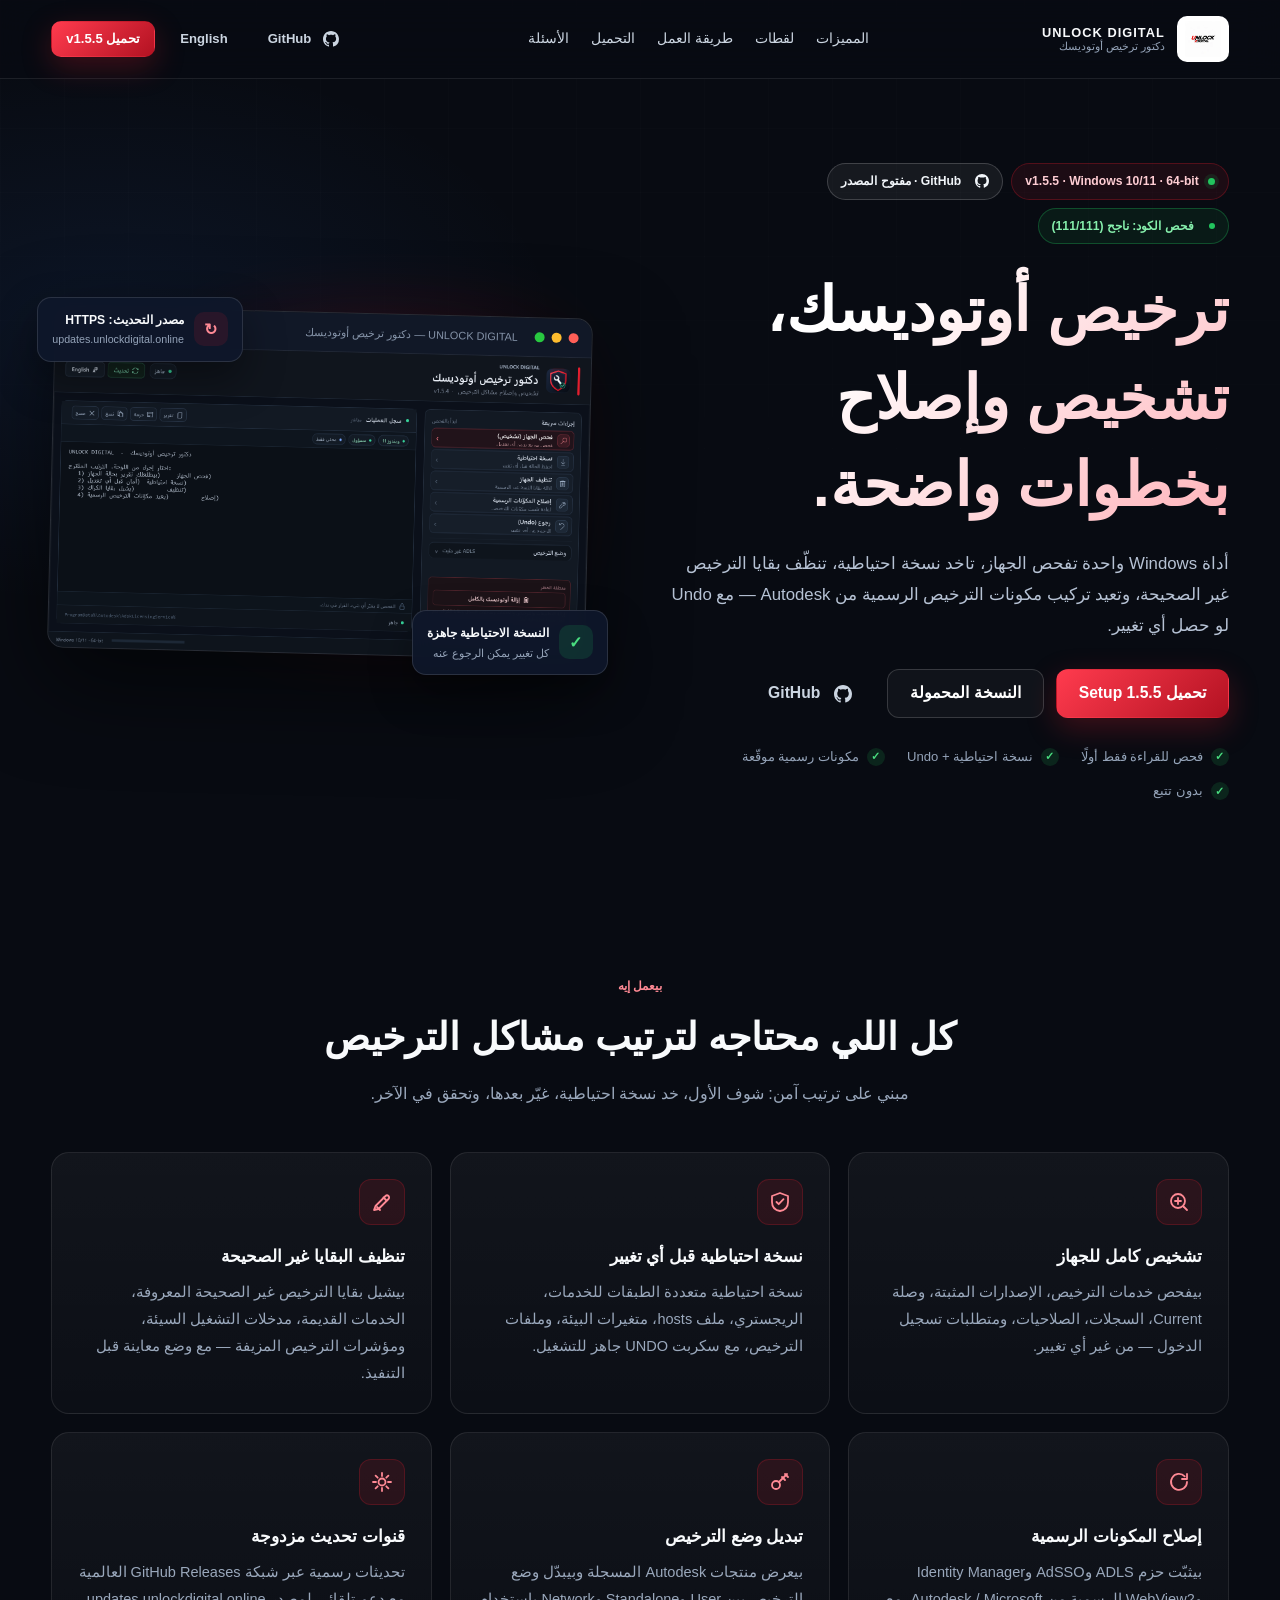
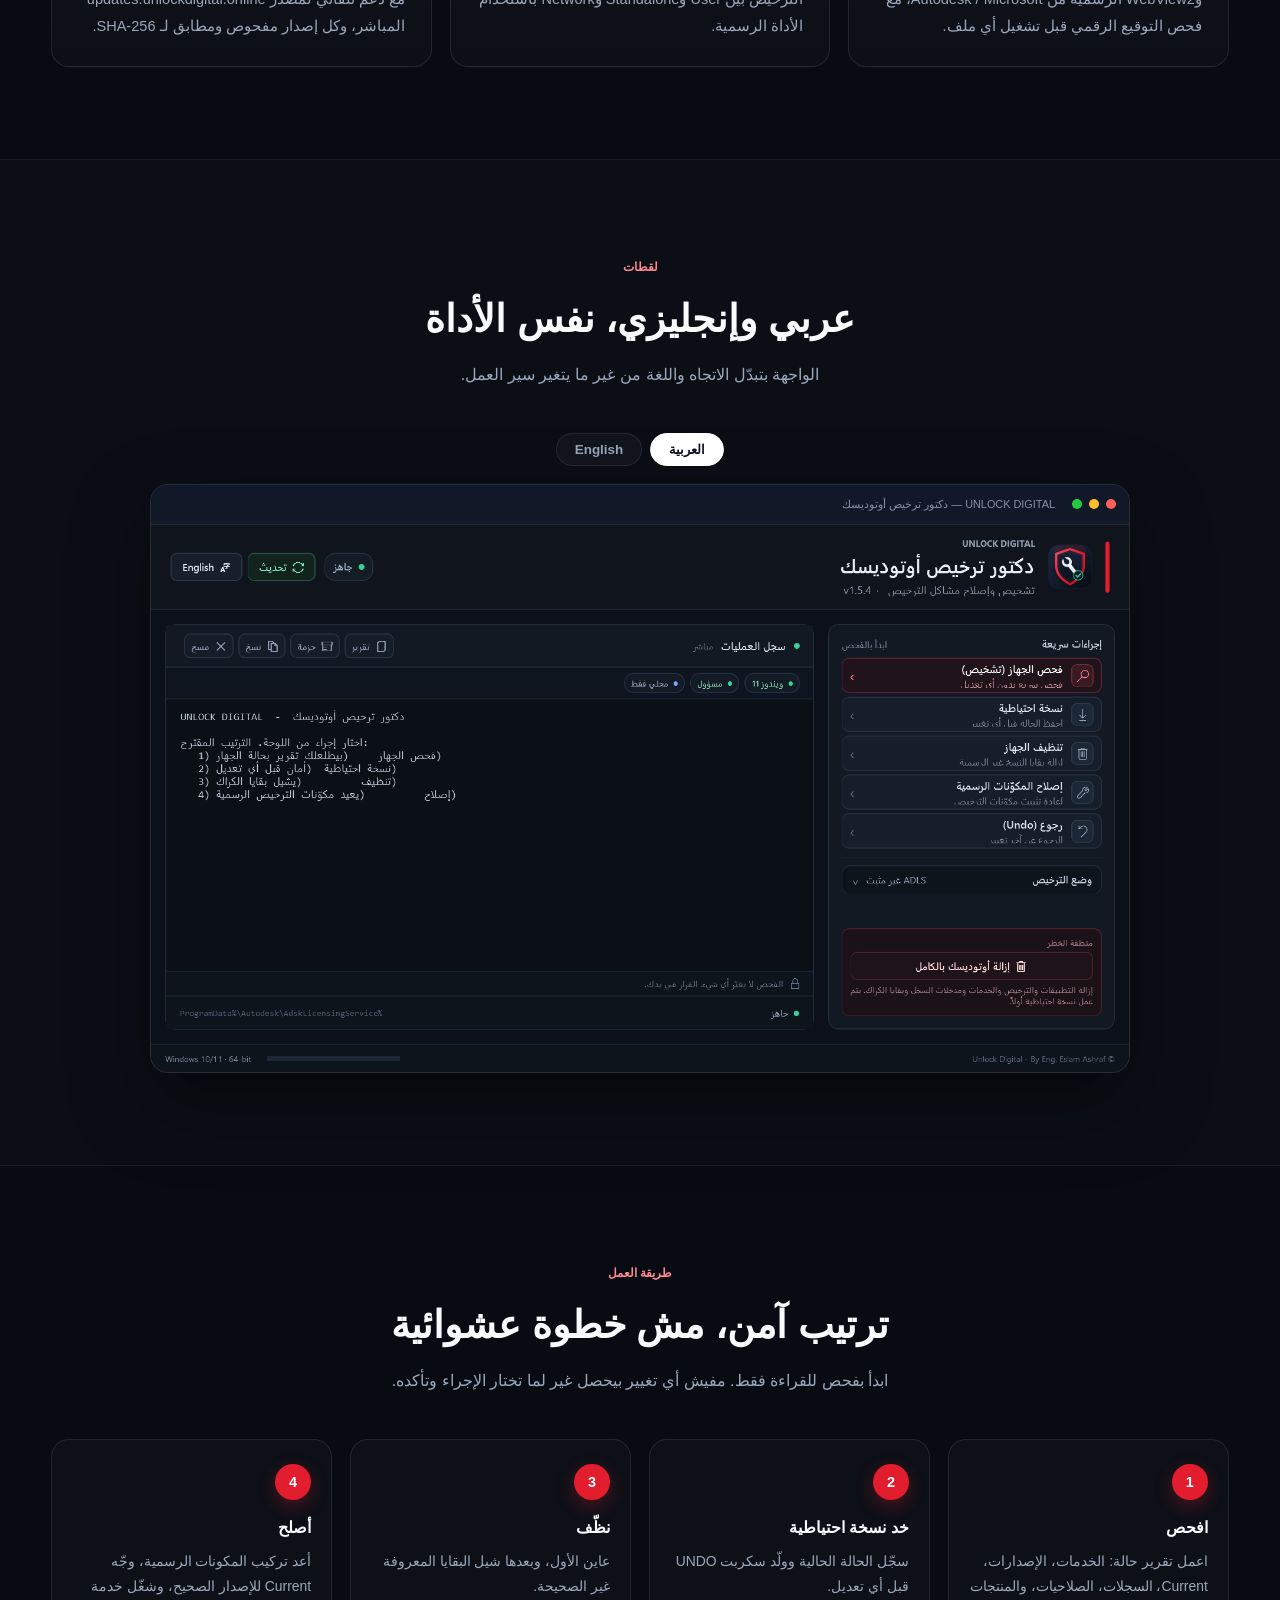
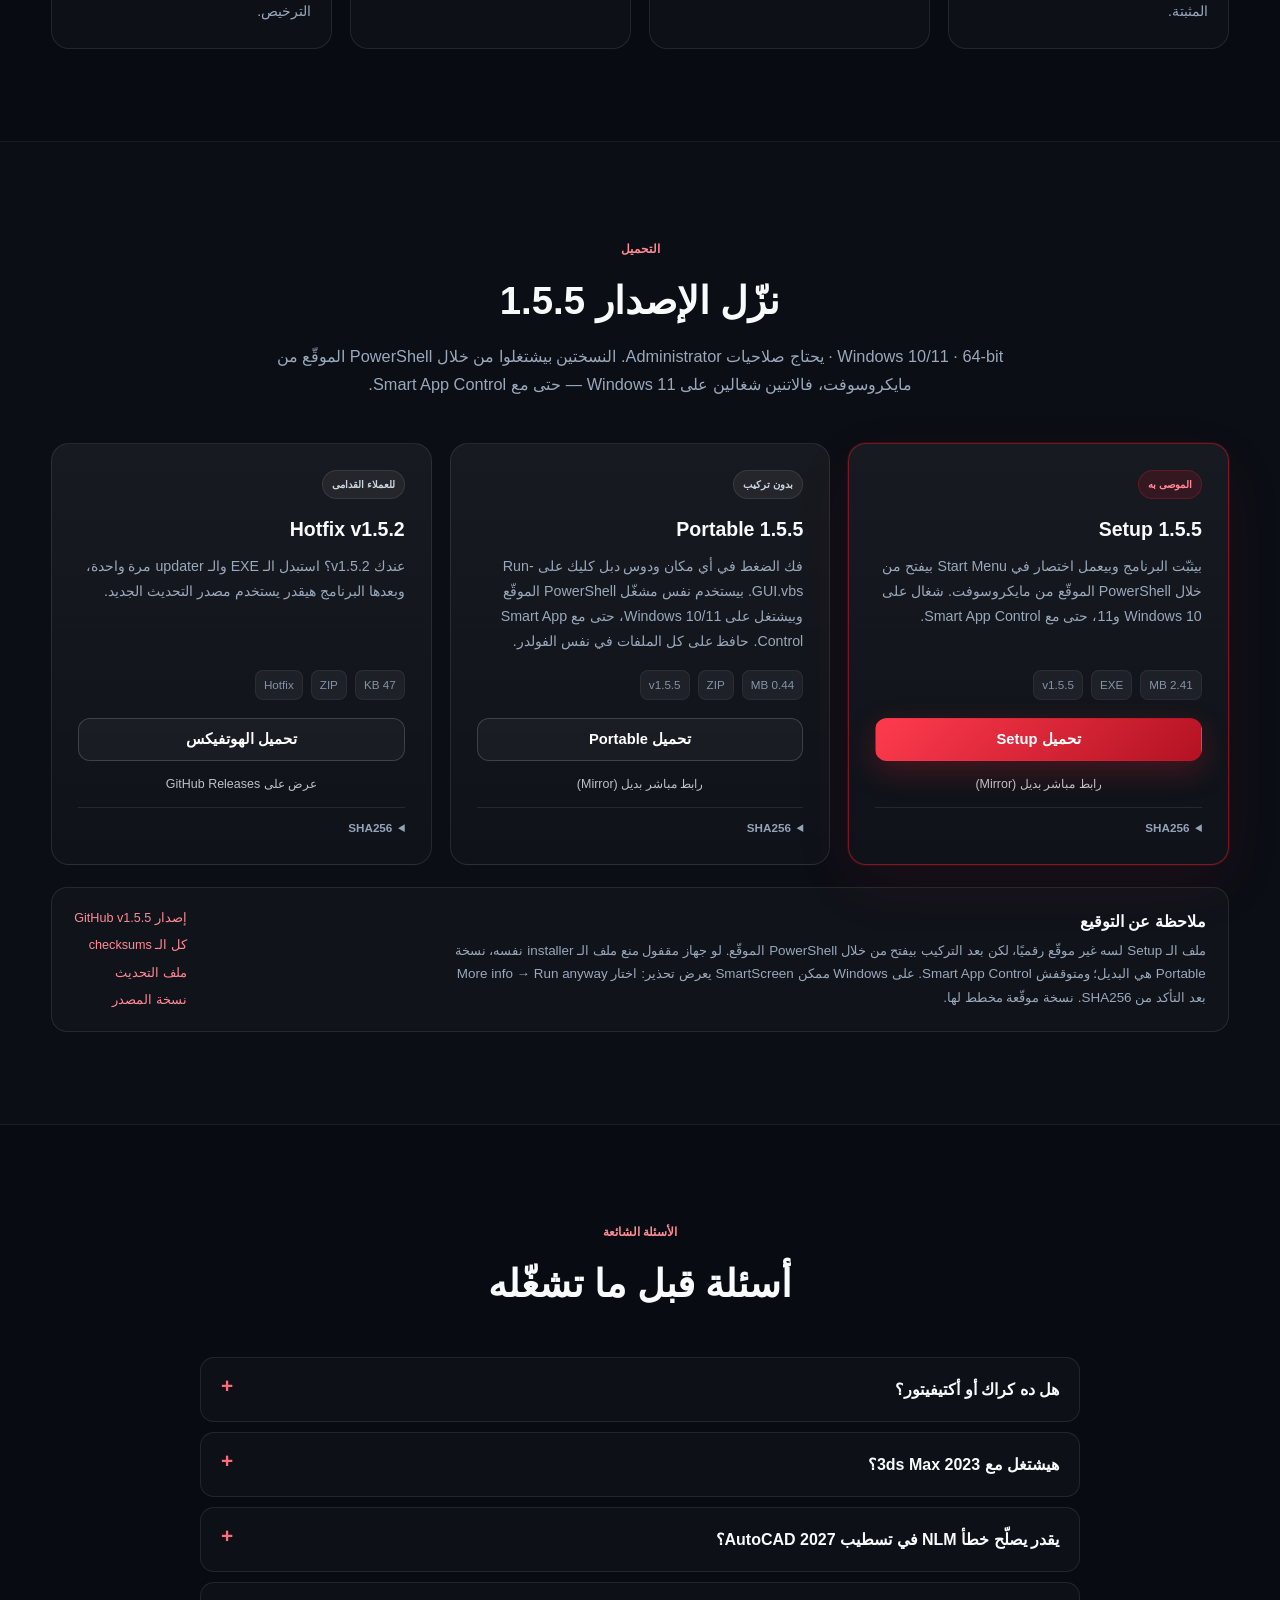
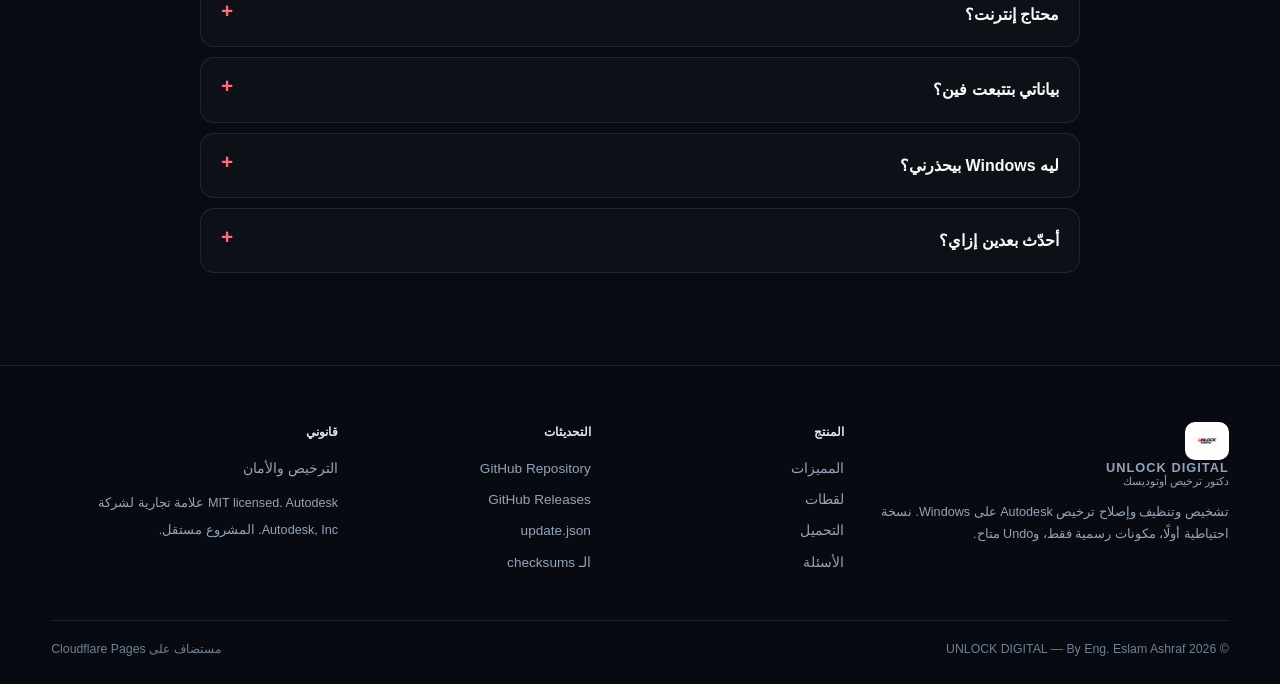
<file: website/ar/index.html>
<!DOCTYPE html>
<html lang="ar" dir="rtl" data-default-lang="ar" data-asset-prefix="../"><head>
  <meta charset="utf-8">
  <meta name="viewport" content="width=device-width, initial-scale=1">
  <title>UNLOCK DIGITAL — دكتور ترخيص أوتوديسك</title>
  <meta name="description" content="أداة ويندوز لتشخيص وإصلاح ترخيص Autodesk: فحص، نسخة احتياطية، تنظيف البقايا، وإعادة تثبيت المكونات الرسمية مع إمكانية التراجع.">
  <meta name="keywords" content="إصلاح ترخيص أوتوديسك, دكتور ترخيص أوتوديسك, ADLS, AdSSO, 3ds Max 2023, أداة ويندوز">
  <meta name="author" content="Eng. Eslam Ashraf">
  <meta name="robots" content="index, follow, max-image-preview:large">
  <meta name="googlebot" content="index, follow, max-image-preview:large">
  <meta name="application-name" content="AdskDoctor">
  <meta name="apple-mobile-web-app-title" content="AdskDoctor">
  <meta name="apple-mobile-web-app-capable" content="yes">
  <meta name="format-detection" content="telephone=no">
  <meta name="color-scheme" content="dark">
  <meta name="theme-color" content="#080b12">
  <link rel="canonical" href="https://adskdoctor.unlockdigital.online/ar/">
  
  
  
  <link rel="sitemap" type="application/xml" title="Sitemap" href="/sitemap.xml">
  <link rel="manifest" href="site.webmanifest">
  <link rel="icon" type="image/svg+xml" href="../assets/favicon.svg">
<link rel="icon" href="../assets/favicon.ico" sizes="any">
  <link rel="apple-touch-icon" sizes="180x180" href="../assets/apple-touch-icon.png">
  <meta property="og:site_name" content="UNLOCK DIGITAL">
  <meta property="og:title" content="UNLOCK DIGITAL — دكتور ترخيص أوتوديسك">
  <meta property="og:description" content="أداة ويندوز لتشخيص وإصلاح ترخيص Autodesk: فحص، نسخة احتياطية، تنظيف البقايا، وإعادة تثبيت المكونات الرسمية مع إمكانية التراجع.">
  <meta property="og:type" content="website">
  <meta property="og:url" content="https://adskdoctor.unlockdigital.online/ar/">
  <meta property="og:locale" content="ar_EG">
  <meta property="og:locale:alternate" content="en_US">
  <meta property="og:image" content="https://adskdoctor.unlockdigital.online/assets/screenshot-ar-20261021.png">
  <meta property="og:image:secure_url" content="https://adskdoctor.unlockdigital.online/assets/screenshot-ar-20261021.png">
  <meta property="og:image:type" content="image/png">
  <meta property="og:image:width" content="1658">
  <meta property="og:image:height" content="928">
  <meta property="og:image:alt" content="واجهة UNLOCK DIGITAL — دكتور ترخيص أوتوديسك">
  <meta name="twitter:card" content="summary_large_image">
  <meta name="twitter:title" content="UNLOCK DIGITAL — دكتور ترخيص أوتوديسك">
  <meta name="twitter:description" content="أداة ويندوز لتشخيص وإصلاح ترخيص Autodesk: فحص، نسخة احتياطية، تنظيف البقايا، وإعادة تثبيت المكونات الرسمية مع إمكانية التراجع.">
  <meta name="twitter:image" content="https://adskdoctor.unlockdigital.online/assets/screenshot-ar-20261021.png">
  <meta name="twitter:image:alt" content="واجهة UNLOCK DIGITAL — دكتور ترخيص أوتوديسك">
  <link rel="preload" as="image" href="../assets/screenshot-ar-20261021.png" fetchpriority="high">
  <link rel="stylesheet" href="../assets/styles.css?v=5c6f993a">
<link rel="alternate" hreflang="en" href="https://adskdoctor.unlockdigital.online/"><link rel="alternate" hreflang="ar" href="https://adskdoctor.unlockdigital.online/ar/"><link rel="alternate" hreflang="x-default" href="https://adskdoctor.unlockdigital.online/"></head>
<body>
  <a class="skip-link" href="#main" data-en="Skip to content" data-ar="انتقل للمحتوى">انتقل للمحتوى</a>

  <header class="site-header">
    <div class="container header-inner">
      <a class="brand" href="#top" aria-label="UNLOCK DIGITAL">
        <img src="../assets/logo.png" alt="UNLOCK DIGITAL logo" width="132" height="48">
        <span class="brand-text">
          <strong>UNLOCK DIGITAL</strong>
          <small data-en="Autodesk Licensing Doctor" data-ar="دكتور ترخيص أوتوديسك">دكتور ترخيص أوتوديسك</small>
        </span>
      </a>
      <nav class="nav" aria-label="التنقل الرئيسي">
        <a href="#features" data-en="Features" data-ar="المميزات">المميزات</a>
        <a href="#screens" data-en="Screenshots" data-ar="لقطات">لقطات</a>
        <a href="#how" data-en="How it works" data-ar="طريقة العمل">طريقة العمل</a>
        <a href="#download" data-en="Download" data-ar="التحميل">التحميل</a>
        <a href="#faq" data-en="FAQ" data-ar="الأسئلة">الأسئلة</a>
      </nav>
      <div class="header-actions">
        <a class="btn btn-ghost btn-sm" href="https://github.com/Es1amAshraf/autodesk-licensing-doctor" target="_blank" rel="noopener" aria-label="GitHub Repository" title="GitHub">
          <svg width="16" height="16" viewBox="0 0 24 24" fill="currentColor" aria-hidden="true" style="vertical-align: -2px; margin-left: 4px;"><path d="M12 0C5.37 0 0 5.37 0 12c0 5.31 3.435 9.795 8.205 11.385.6.105.825-.255.825-.57 0-.285-.015-1.23-.015-2.235-3.015.555-3.795-.735-4.035-1.41-.135-.345-.72-1.41-1.23-1.695-.42-.225-1.02-.78-.015-.795.945-.015 1.62.87 1.845 1.23 1.08 1.815 2.805 1.305 3.495.99.105-.78.42-1.305.765-1.605-2.67-.3-5.46-1.335-5.46-5.925 0-1.305.465-2.385 1.23-3.225-.12-.3-.54-1.53.12-3.18 0 0 1.005-.315 3.3 1.23.96-.27 1.98-.405 3-.405s2.04.135 3 .405c2.295-1.56 3.3-1.23 3.3-1.23.66 1.65.24 2.88.12 3.18.765.84 1.23 1.905 1.23 3.225 0 4.605-2.805 5.625-5.475 5.925.435.375.81 1.095.81 2.22 0 1.605-.015 2.895-.015 3.3 0 .315.225.69.825.57A12.02 12.02 0 0024 12c0-6.63-5.37-12-12-12z"/></svg>
          <span>GitHub</span>
        </a>
        <a id="langToggle" class="btn btn-ghost btn-sm" href="/" hreflang="en">English</a>
        <a class="btn btn-primary btn-sm" href="#download" data-en="Download v1.5.5" data-ar="تحميل v1.5.5">تحميل v1.5.5</a>
      </div>
    </div>
  </header>

  <main id="main">
    <section class="hero" id="top">
      <div class="container hero-grid">
        <div class="hero-copy">
          <div class="hero-badges" style="display: flex; gap: 8px; flex-wrap: wrap; margin-bottom: 14px; align-items: center;">
            <span class="pill"><span class="pulse"></span> v1.5.5 · Windows 10/11 · 64-bit</span>
            <a href="https://github.com/Es1amAshraf/autodesk-licensing-doctor" target="_blank" rel="noopener" class="pill" style="border-color: rgba(255,255,255,0.18); background: rgba(255,255,255,0.06); color: #f1f5f9; text-decoration: none;">
              <svg width="14" height="14" viewBox="0 0 24 24" fill="currentColor" style="vertical-align: -2px; margin-left: 5px;"><path d="M12 0C5.37 0 0 5.37 0 12c0 5.31 3.435 9.795 8.205 11.385.6.105.825-.255.825-.57 0-.285-.015-1.23-.015-2.235-3.015.555-3.795-.735-4.035-1.41-.135-.345-.72-1.41-1.23-1.695-.42-.225-1.02-.78-.015-.795.945-.015 1.62.87 1.845 1.23 1.08 1.815 2.805 1.305 3.495.99.105-.78.42-1.305.765-1.605-2.67-.3-5.46-1.335-5.46-5.925 0-1.305.465-2.385 1.23-3.225-.12-.3-.54-1.53.12-3.18 0 0 1.005-.315 3.3 1.23.96-.27 1.98-.405 3-.405s2.04.135 3 .405c2.295-1.56 3.3-1.23 3.3-1.23.66 1.65.24 2.88.12 3.18.765.84 1.23 1.905 1.23 3.225 0 4.605-2.805 5.625-5.475 5.925.435.375.81 1.095.81 2.22 0 1.605-.015 2.895-.015 3.3 0 .315.225.69.825.57A12.02 12.02 0 0024 12c0-6.63-5.37-12-12-12z"/></svg>
              <span>GitHub · مفتوح المصدر</span>
            </a>
            <a href="https://github.com/Es1amAshraf/autodesk-licensing-doctor/actions/workflows/ci.yml" target="_blank" rel="noopener" class="pill" style="border-color: rgba(34,197,94,0.3); background: rgba(34,197,94,0.08); color: #86efac; text-decoration: none;">
              <span style="display: inline-block; width: 6px; height: 6px; border-radius: 50%; background: #22c55e; margin-left: 6px;"></span>
              <span>فحص الكود: ناجح (111/111)</span>
            </a>
          </div>
          <h1 data-en="Autodesk licensing, diagnosed and repaired." data-ar="ترخيص أوتوديسك، تشخيص وإصلاح بخطوات واضحة.">ترخيص أوتوديسك، تشخيص وإصلاح بخطوات واضحة.</h1>
          <p class="lead" data-en="One Windows tool that scans the machine, creates a backup, removes broken licensing leftovers and reinstalls the official Autodesk components — with an Undo path if anything changes." data-ar="أداة Windows واحدة تفحص الجهاز، تاخد نسخة احتياطية، تنظّف بقايا الترخيص غير الصحيحة، وتعيد تركيب مكونات الترخيص الرسمية من Autodesk — مع Undo لو حصل أي تغيير.">أداة Windows واحدة تفحص الجهاز، تاخد نسخة احتياطية، تنظّف بقايا الترخيص غير الصحيحة، وتعيد تركيب مكونات الترخيص الرسمية من Autodesk — مع Undo لو حصل أي تغيير.</p>
          <div class="hero-actions">
            <a class="btn btn-primary btn-lg" href="https://github.com/Es1amAshraf/autodesk-licensing-doctor/releases/download/v1.5.5/UNLOCK-DIGITAL-AdskDoctor-Setup-1.5.5.exe">
              <span data-en="Download Setup 1.5.5" data-ar="تحميل Setup 1.5.5">تحميل Setup 1.5.5</span>
            </a>
            <a class="btn btn-outline btn-lg" href="https://github.com/Es1amAshraf/autodesk-licensing-doctor/releases/download/v1.5.5/AdskDoctor-v1.5.5-Portable.zip">
              <span data-en="Portable version" data-ar="النسخة المحمولة">النسخة المحمولة</span>
            </a>
            <a class="btn btn-ghost btn-lg" href="https://github.com/Es1amAshraf/autodesk-licensing-doctor" target="_blank" rel="noopener">
              <svg width="18" height="18" viewBox="0 0 24 24" fill="currentColor" style="vertical-align: -3px; margin-left: 6px;"><path d="M12 0C5.37 0 0 5.37 0 12c0 5.31 3.435 9.795 8.205 11.385.6.105.825-.255.825-.57 0-.285-.015-1.23-.015-2.235-3.015.555-3.795-.735-4.035-1.41-.135-.345-.72-1.41-1.23-1.695-.42-.225-1.02-.78-.015-.795.945-.015 1.62.87 1.845 1.23 1.08 1.815 2.805 1.305 3.495.99.105-.78.42-1.305.765-1.605-2.67-.3-5.46-1.335-5.46-5.925 0-1.305.465-2.385 1.23-3.225-.12-.3-.54-1.53.12-3.18 0 0 1.005-.315 3.3 1.23.96-.27 1.98-.405 3-.405s2.04.135 3 .405c2.295-1.56 3.3-1.23 3.3-1.23.66 1.65.24 2.88.12 3.18.765.84 1.23 1.905 1.23 3.225 0 4.605-2.805 5.625-5.475 5.925.435.375.81 1.095.81 2.22 0 1.605-.015 2.895-.015 3.3 0 .315.225.69.825.57A12.02 12.02 0 0024 12c0-6.63-5.37-12-12-12z"/></svg>
              <span>GitHub</span>
            </a>
          </div>
          <ul class="trust-row">
            <li><span class="check">✓</span><span data-en="Read-only scan first" data-ar="فحص للقراءة فقط أولًا">فحص للقراءة فقط أولًا</span></li>
            <li><span class="check">✓</span><span data-en="Backup + Undo" data-ar="نسخة احتياطية + Undo">نسخة احتياطية + Undo</span></li>
            <li><span class="check">✓</span><span data-en="Official signed components" data-ar="مكونات رسمية موقّعة">مكونات رسمية موقّعة</span></li>
            <li><span class="check">✓</span><span data-en="No telemetry" data-ar="بدون تتبع">بدون تتبع</span></li>
          </ul>
        </div>

        <div class="hero-art" aria-hidden="true">
          <div class="glow"></div>
          <div class="window">
            <div class="window-bar">
              <span class="dot red"></span><span class="dot amber"></span><span class="dot green"></span>
              <span class="window-title" id="heroWindowTitle">UNLOCK DIGITAL — دكتور ترخيص أوتوديسك</span>
            </div>
            <img src="../assets/screenshot-ar-20261021.png" alt="" width="1658" height="928" decoding="async" fetchpriority="high">
          </div>
          <div class="float-card">
            <span class="float-icon">✓</span>
            <div>
              <strong data-en="Backup ready" data-ar="النسخة الاحتياطية جاهزة">النسخة الاحتياطية جاهزة</strong>
              <small data-en="Every change can be undone" data-ar="كل تغيير يمكن الرجوع عنه">كل تغيير يمكن الرجوع عنه</small>
            </div>
          </div>
          <div class="float-card float-card-2">
            <span class="float-icon red">↻</span>
            <div>
              <strong data-en="Update source: HTTPS" data-ar="مصدر التحديث: HTTPS">مصدر التحديث: HTTPS</strong>
              <small>updates.unlockdigital.online</small>
            </div>
          </div>
        </div>
      </div>
    </section>

    <section class="section" id="features">
      <div class="container">
        <div class="section-head">
          <span class="eyebrow" data-en="WHAT IT DOES" data-ar="بيعمل إيه">بيعمل إيه</span>
          <h2 data-en="Everything needed to fix a licensing mess" data-ar="كل اللي محتاجه لترتيب مشاكل الترخيص">كل اللي محتاجه لترتيب مشاكل الترخيص</h2>
          <p data-en="Built around a safe order: look first, back up second, change third, verify last." data-ar="مبني على ترتيب آمن: شوف الأول، خد نسخة احتياطية، غيّر بعدها، وتحقق في الآخر.">مبني على ترتيب آمن: شوف الأول، خد نسخة احتياطية، غيّر بعدها، وتحقق في الآخر.</p>
        </div>
        <div class="cards">
          <article class="card">
            <div class="icon">
              <svg aria-hidden="true" focusable="false" viewBox="0 0 24 24" fill="none" stroke="currentColor" stroke-width="1.8" stroke-linecap="round" stroke-linejoin="round"><circle cx="11" cy="11" r="7"></circle><path d="m20 20-3.5-3.5"></path><path d="M8 11h6M11 8v6"></path></svg>
            </div>
            <h3 data-en="Full machine diagnosis" data-ar="تشخيص كامل للجهاز">تشخيص كامل للجهاز</h3>
            <p data-en="Checks licensing services, installed builds, the Current junction, logs, permissions and sign-in prerequisites — without changing anything." data-ar="بيفحص خدمات الترخيص، الإصدارات المثبتة، وصلة Current، السجلات، الصلاحيات، ومتطلبات تسجيل الدخول — من غير أي تغيير.">بيفحص خدمات الترخيص، الإصدارات المثبتة، وصلة Current، السجلات، الصلاحيات، ومتطلبات تسجيل الدخول — من غير أي تغيير.</p>
          </article>

          <article class="card">
            <div class="icon">
              <svg aria-hidden="true" focusable="false" viewBox="0 0 24 24" fill="none" stroke="currentColor" stroke-width="1.8" stroke-linecap="round" stroke-linejoin="round"><path d="M12 3 4 6v6c0 5 3.4 8.2 8 9 4.6-.8 8-4 8-9V6l-8-3Z"></path><path d="m8.5 12 2.2 2.2 4.8-5"></path></svg>
            </div>
            <h3 data-en="Backup before any change" data-ar="نسخة احتياطية قبل أي تغيير">نسخة احتياطية قبل أي تغيير</h3>
            <p data-en="A layered backup of services, registry keys, hosts entries, environment variables and licensing files, plus a runnable UNDO script." data-ar="نسخة احتياطية متعددة الطبقات للخدمات، الريجستري، ملف hosts، متغيرات البيئة، وملفات الترخيص، مع سكربت UNDO جاهز للتشغيل.">نسخة احتياطية متعددة الطبقات للخدمات، الريجستري، ملف hosts، متغيرات البيئة، وملفات الترخيص، مع سكربت UNDO جاهز للتشغيل.</p>
          </article>

          <article class="card">
            <div class="icon">
              <svg aria-hidden="true" focusable="false" viewBox="0 0 24 24" fill="none" stroke="currentColor" stroke-width="1.8" stroke-linecap="round" stroke-linejoin="round"><path d="m4 20 4.5-1 10-10a2.1 2.1 0 0 0-3-3l-10 10L4 20Z"></path><path d="m13.5 7.5 3 3"></path><path d="m7 17 3 3"></path></svg>
            </div>
            <h3 data-en="Clean broken leftovers" data-ar="تنظيف البقايا غير الصحيحة">تنظيف البقايا غير الصحيحة</h3>
            <p data-en="Removes known non-genuine licensing leftovers, stale services, bad startup entries and fake licence pointers — with a preview mode." data-ar="بيشيل بقايا الترخيص غير الصحيحة المعروفة، الخدمات القديمة، مدخلات التشغيل السيئة، ومؤشرات الترخيص المزيفة — مع وضع معاينة قبل التنفيذ.">بيشيل بقايا الترخيص غير الصحيحة المعروفة، الخدمات القديمة، مدخلات التشغيل السيئة، ومؤشرات الترخيص المزيفة — مع وضع معاينة قبل التنفيذ.</p>
          </article>

          <article class="card">
            <div class="icon">
              <svg aria-hidden="true" focusable="false" viewBox="0 0 24 24" fill="none" stroke="currentColor" stroke-width="1.8" stroke-linecap="round" stroke-linejoin="round"><path d="M20 12a8 8 0 1 1-2.3-5.7"></path><path d="M20 4v5h-5"></path></svg>
            </div>
            <h3 data-en="Repair official components" data-ar="إصلاح المكونات الرسمية">إصلاح المكونات الرسمية</h3>
            <p data-en="Installs the official ADLS, AdSSO, Identity Manager and WebView2 packages from Autodesk / Microsoft, with an Authenticode check before running anything." data-ar="بيثبّت حزم ADLS وAdSSO وIdentity Manager وWebView2 الرسمية من Autodesk / Microsoft، مع فحص التوقيع الرقمي قبل تشغيل أي ملف.">بيثبّت حزم ADLS وAdSSO وIdentity Manager وWebView2 الرسمية من Autodesk / Microsoft، مع فحص التوقيع الرقمي قبل تشغيل أي ملف.</p>
          </article>

          <article class="card">
            <div class="icon">
              <svg aria-hidden="true" focusable="false" viewBox="0 0 24 24" fill="none" stroke="currentColor" stroke-width="1.8" stroke-linecap="round" stroke-linejoin="round"><circle cx="8" cy="15" r="4"></circle><path d="m11 12 8-8"></path><path d="m17 4 3 3"></path><path d="m14 7 3 3"></path></svg>
            </div>
            <h3 data-en="Switch licence mode" data-ar="تبديل وضع الترخيص">تبديل وضع الترخيص</h3>
            <p data-en="Lists registered Autodesk products and switches a product between user, standalone and network licensing using the official helper." data-ar="بيعرض منتجات Autodesk المسجلة وبيبدّل وضع الترخيص بين User وStandalone وNetwork باستخدام الأداة الرسمية.">بيعرض منتجات Autodesk المسجلة وبيبدّل وضع الترخيص بين User وStandalone وNetwork باستخدام الأداة الرسمية.</p>
          </article>

          <article class="card">
            <div class="icon">
              <svg aria-hidden="true" focusable="false" viewBox="0 0 24 24" fill="none" stroke="currentColor" stroke-width="1.8" stroke-linecap="round" stroke-linejoin="round"><path d="M12 3v3"></path><path d="M12 18v3"></path><path d="M3 12h3"></path><path d="M18 12h3"></path><path d="m5.6 5.6 2.1 2.1"></path><path d="m16.3 16.3 2.1 2.1"></path><path d="m18.4 5.6-2.1 2.1"></path><path d="m7.7 16.3-2.1 2.1"></path><circle cx="12" cy="12" r="3.5"></circle></svg>
            </div>
            <h3 data-en="Dual Update Channels" data-ar="قنوات تحديث مزدوجة">قنوات تحديث مزدوجة</h3>
            <p data-en="Official GitHub Releases global CDN with automatic direct fallback to updates.unlockdigital.online HTTPS manifest. Every release is SHA-256 verified." data-ar="تحديثات رسمية عبر شبكة GitHub Releases العالمية مع دعم تلقائي لمصدر updates.unlockdigital.online المباشر، وكل إصدار مفحوص ومطابق لـ SHA-256.">تحديثات رسمية عبر شبكة GitHub Releases العالمية مع دعم تلقائي لمصدر updates.unlockdigital.online المباشر، وكل إصدار مفحوص ومطابق لـ SHA-256.</p>
          </article>
        </div>
      </div>
    </section>

    <section class="section section-alt" id="screens">
      <div class="container">
        <div class="section-head">
          <span class="eyebrow" data-en="SCREENSHOTS" data-ar="لقطات">لقطات</span>
          <h2 data-en="Arabic and English, same tool" data-ar="عربي وإنجليزي، نفس الأداة">عربي وإنجليزي، نفس الأداة</h2>
          <p data-en="The interface switches direction and language without changing the workflow." data-ar="الواجهة بتبدّل الاتجاه واللغة من غير ما يتغير سير العمل.">الواجهة بتبدّل الاتجاه واللغة من غير ما يتغير سير العمل.</p>
        </div>
        <div class="shot-wrap">
          <div class="shot-tabs" role="tablist" aria-label="لغة لقطة الشاشة">
            <button class="shot-tab active" type="button" data-shot="ar" role="tab" aria-selected="true">العربية</button>
            <button class="shot-tab" type="button" data-shot="en" role="tab" aria-selected="false">English</button>
          </div>
          <figure class="shot-frame">
            <div class="window-bar">
              <span class="dot red"></span><span class="dot amber"></span><span class="dot green"></span>
              <span class="window-title" id="shotTitle">UNLOCK DIGITAL — دكتور ترخيص أوتوديسك</span>
            </div>
            <img id="shotImage" src="../assets/screenshot-ar-20261021.png" alt="واجهة UNLOCK DIGITAL بالعربية" width="1658" height="928" loading="lazy" decoding="async">
          </figure>
        </div>
      </div>
    </section>

    <section class="section" id="how">
      <div class="container">
        <div class="section-head">
          <span class="eyebrow" data-en="HOW IT WORKS" data-ar="طريقة العمل">طريقة العمل</span>
          <h2 data-en="A safe order, not a one-click gamble" data-ar="ترتيب آمن، مش خطوة عشوائية">ترتيب آمن، مش خطوة عشوائية</h2>
          <p data-en="Start with a read-only scan. Nothing is changed until you choose an action and confirm it." data-ar="ابدأ بفحص للقراءة فقط. مفيش أي تغيير بيحصل غير لما تختار الإجراء وتأكده.">ابدأ بفحص للقراءة فقط. مفيش أي تغيير بيحصل غير لما تختار الإجراء وتأكده.</p>
        </div>
        <ol class="steps">
          <li>
            <span class="step-num">1</span>
            <h3 data-en="Scan" data-ar="افحص">افحص</h3>
            <p data-en="Build a health report: services, builds, Current, logs, permissions and installed products." data-ar="اعمل تقرير حالة: الخدمات، الإصدارات، Current، السجلات، الصلاحيات، والمنتجات المثبتة.">اعمل تقرير حالة: الخدمات، الإصدارات، Current، السجلات، الصلاحيات، والمنتجات المثبتة.</p>
          </li>
          <li>
            <span class="step-num">2</span>
            <h3 data-en="Back up" data-ar="خد نسخة احتياطية">خد نسخة احتياطية</h3>
            <p data-en="Capture the current state and generate an UNDO script before touching anything." data-ar="سجّل الحالة الحالية وولّد سكربت UNDO قبل أي تعديل.">سجّل الحالة الحالية وولّد سكربت UNDO قبل أي تعديل.</p>
          </li>
          <li>
            <span class="step-num">3</span>
            <h3 data-en="Clean" data-ar="نظّف">نظّف</h3>
            <p data-en="Preview first, then remove the known broken or non-genuine leftovers." data-ar="عاين الأول، وبعدها شيل البقايا المعروفة غير الصحيحة.">عاين الأول، وبعدها شيل البقايا المعروفة غير الصحيحة.</p>
          </li>
          <li>
            <span class="step-num">4</span>
            <h3 data-en="Repair" data-ar="أصلح">أصلح</h3>
            <p data-en="Reinstall the official components, re-point Current and restart the licensing service." data-ar="أعد تركيب المكونات الرسمية، وجّه Current للإصدار الصحيح، وشغّل خدمة الترخيص.">أعد تركيب المكونات الرسمية، وجّه Current للإصدار الصحيح، وشغّل خدمة الترخيص.</p>
          </li>
        </ol>
      </div>
    </section>

    <section class="section section-alt" id="download">
      <div class="container">
        <div class="section-head">
          <span class="eyebrow" data-en="DOWNLOAD" data-ar="التحميل">التحميل</span>
          <h2 data-en="Get version 1.5.5" data-ar="نزّل الإصدار 1.5.5">نزّل الإصدار 1.5.5</h2>
          <p data-en="Windows 10/11 · 64-bit · Administrator rights required. Both editions launch through the Microsoft-signed PowerShell host, so either works on Windows 11 — including with Smart App Control." data-ar="Windows 10/11 · 64-bit · يحتاج صلاحيات Administrator. النسختين بيشتغلوا من خلال PowerShell الموقّع من مايكروسوفت، فالاتنين شغالين على Windows 11 — حتى مع Smart App Control.">Windows 10/11 · 64-bit · يحتاج صلاحيات Administrator. النسختين بيشتغلوا من خلال PowerShell الموقّع من مايكروسوفت، فالاتنين شغالين على Windows 11 — حتى مع Smart App Control.</p>
        </div>

        <div class="download-grid">
          <article class="download-card featured">
            <span class="tag" data-en="RECOMMENDED" data-ar="الموصى به">الموصى به</span>
            <h3 data-en="Setup 1.5.5" data-ar="Setup 1.5.5">Setup 1.5.5</h3>
            <p class="muted" data-en="Installs the app and creates a Start Menu shortcut that launches through the Microsoft-signed PowerShell host. Works on Windows 10 and 11, including Smart App Control." data-ar="بيثبّت البرنامج وبيعمل اختصار في Start Menu بيفتح من خلال PowerShell الموقّع من مايكروسوفت. شغال على Windows 10 و11، حتى مع Smart App Control.">بيثبّت البرنامج وبيعمل اختصار في Start Menu بيفتح من خلال PowerShell الموقّع من مايكروسوفت. شغال على Windows 10 و11، حتى مع Smart App Control.</p>
            <div class="meta"><span>2.41 MB</span><span>EXE</span><span>v1.5.5</span></div>
            <a class="btn btn-primary btn-block" href="https://github.com/Es1amAshraf/autodesk-licensing-doctor/releases/download/v1.5.5/UNLOCK-DIGITAL-AdskDoctor-Setup-1.5.5.exe">
              <span data-en="Download Setup" data-ar="تحميل Setup">تحميل Setup</span>
            </a>
            <div style="text-align: center; margin-top: 8px;">
              <a href="../downloads/UNLOCK-DIGITAL-AdskDoctor-Setup-1.5.5.exe" download="" style="font-size: 0.78rem; opacity: 0.75;" data-en="Direct mirror (Offline)" data-ar="رابط مباشر بديل (Mirror)">رابط مباشر بديل (Mirror)</a>
            </div>
            <details class="hash" style="margin-top: 10px;">
              <summary data-en="SHA256" data-ar="SHA256">SHA256</summary>
              <code title="Click to copy" style="cursor: copy;">29B65D6D63A9175D5E2BAE72E86C8639D7B4D0D4FF5DCB77936199AFD0A9B2FF</code>
            </details>
          </article>

          <article class="download-card">
            <span class="tag tag-soft" data-en="NO INSTALL" data-ar="بدون تركيب">بدون تركيب</span>
            <h3 data-en="Portable 1.5.5" data-ar="Portable 1.5.5">Portable 1.5.5</h3>
            <p class="muted" data-en="Unzip anywhere and double-click Run-GUI.vbs. It uses the same signed PowerShell launcher and works on Windows 10/11, including Smart App Control. Keep every file in the folder together." data-ar="فك الضغط في أي مكان ودوس دبل كليك على Run-GUI.vbs. بيستخدم نفس مشغّل PowerShell الموقّع وبيشتغل على Windows 10/11، حتى مع Smart App Control. حافظ على كل الملفات في نفس الفولدر.">فك الضغط في أي مكان ودوس دبل كليك على Run-GUI.vbs. بيستخدم نفس مشغّل PowerShell الموقّع وبيشتغل على Windows 10/11، حتى مع Smart App Control. حافظ على كل الملفات في نفس الفولدر.</p>
            <div class="meta"><span>0.44 MB</span><span>ZIP</span><span>v1.5.5</span></div>
            <a class="btn btn-outline btn-block" href="https://github.com/Es1amAshraf/autodesk-licensing-doctor/releases/download/v1.5.5/AdskDoctor-v1.5.5-Portable.zip">
              <span data-en="Download Portable" data-ar="تحميل Portable">تحميل Portable</span>
            </a>
            <div style="text-align: center; margin-top: 8px;">
              <a href="../downloads/AdskDoctor-v1.5.5-Portable.zip" download="" style="font-size: 0.78rem; opacity: 0.75;" data-en="Direct mirror (Offline)" data-ar="رابط مباشر بديل (Mirror)">رابط مباشر بديل (Mirror)</a>
            </div>
            <details class="hash" style="margin-top: 10px;">
              <summary data-en="SHA256" data-ar="SHA256">SHA256</summary>
              <code title="Click to copy" style="cursor: copy;">EB45A0C16E496A9DC3D15B99B7AE0651B1F9B7AD292829007B4A8099C49A7A20</code>
            </details>
          </article>

          <article class="download-card">
            <span class="tag tag-soft" data-en="OLD CLIENTS" data-ar="للعملاء القدامى">للعملاء القدامى</span>
            <h3 data-en="v1.5.2 update hotfix" data-ar="Hotfix v1.5.2">Hotfix v1.5.2</h3>
            <p class="muted" data-en="Already on v1.5.2? Replace the EXE and updater once, then the app can use the HTTPS update source." data-ar="عندك v1.5.2؟ استبدل الـ EXE والـ updater مرة واحدة، وبعدها البرنامج هيقدر يستخدم مصدر التحديث الجديد.">عندك v1.5.2؟ استبدل الـ EXE والـ updater مرة واحدة، وبعدها البرنامج هيقدر يستخدم مصدر التحديث الجديد.</p>
            <div class="meta"><span>47 KB</span><span>ZIP</span><span>Hotfix</span></div>
            <a class="btn btn-outline btn-block" href="../downloads/AdskDoctor-v1.5.2-UpdateHotfix.zip" download="">
              <span data-en="Download hotfix" data-ar="تحميل الهوتفيكس">تحميل الهوتفيكس</span>
            </a>
            <div style="text-align: center; margin-top: 8px;">
              <a href="https://github.com/Es1amAshraf/autodesk-licensing-doctor/releases/tag/v1.5.5" target="_blank" rel="noopener" style="font-size: 0.78rem; opacity: 0.75;" data-en="View on GitHub Releases" data-ar="عرض على GitHub Releases">عرض على GitHub Releases</a>
            </div>
            <details class="hash" style="margin-top: 10px;">
              <summary data-en="SHA256" data-ar="SHA256">SHA256</summary>
              <code title="Click to copy" style="cursor: copy;">93909ED6D8974A3AFB4539A181BFC520FD7300BC39BD0F2B2FE8CADE725ED15C</code>
            </details>
          </article>
        </div>

        <div class="download-note">
          <div>
            <strong data-en="Unsigned build notice" data-ar="ملاحظة عن التوقيع">ملاحظة عن التوقيع</strong>
            <p data-en="The Setup file is not code-signed yet, but after installation it launches through the signed PowerShell host. If a locked-down machine blocks the installer file itself, the Portable ZIP is the fallback; do not disable Smart App Control. Windows SmartScreen may warn: choose More info → Run anyway after verifying the SHA256. A signed build is planned." data-ar="ملف الـ Setup لسه غير موقّع رقميًا، لكن بعد التركيب بيفتح من خلال PowerShell الموقّع. لو جهاز مقفول منع ملف الـ installer نفسه، نسخة Portable هي البديل؛ ومتوقفش Smart App Control. على Windows ممكن SmartScreen يعرض تحذير: اختار More info → Run anyway بعد التأكد من SHA256. نسخة موقّعة مخطط لها.">ملف الـ Setup لسه غير موقّع رقميًا، لكن بعد التركيب بيفتح من خلال PowerShell الموقّع. لو جهاز مقفول منع ملف الـ installer نفسه، نسخة Portable هي البديل؛ ومتوقفش Smart App Control. على Windows ممكن SmartScreen يعرض تحذير: اختار More info → Run anyway بعد التأكد من SHA256. نسخة موقّعة مخطط لها.</p>
          </div>
          <div class="note-links">
            <a href="https://github.com/Es1amAshraf/autodesk-licensing-doctor/releases/tag/v1.5.5" target="_blank" rel="noopener" data-en="GitHub Release v1.5.5" data-ar="إصدار GitHub v1.5.5">إصدار GitHub v1.5.5</a>
            <a href="../downloads/SHA256SUMS.txt" download="" data-en="All checksums" data-ar="كل الـ checksums">كل الـ checksums</a>
            <a href="https://updates.unlockdigital.online/update.json" target="_blank" rel="noopener" data-en="Update manifest" data-ar="ملف التحديث">ملف التحديث</a>
            <a href="https://github.com/Es1amAshraf/autodesk-licensing-doctor/releases/download/v1.5.5/AdskDoctor-v1.5.5-Project.zip" data-en="Source archive" data-ar="نسخة المصدر">نسخة المصدر</a>
          </div>
        </div>
      </div>
    </section>

    <section class="section" id="faq">
      <div class="container narrow">
        <div class="section-head">
          <span class="eyebrow" data-en="FAQ" data-ar="الأسئلة الشائعة">الأسئلة الشائعة</span>
          <h2 data-en="Questions before you run it" data-ar="أسئلة قبل ما تشغّله">أسئلة قبل ما تشغّله</h2>
        </div>
        <div class="faq">
          <details>
            <summary data-en="Is this a crack or an activator?" data-ar="هل ده كراك أو أكتيفيتور؟">هل ده كراك أو أكتيفيتور؟</summary>
            <p data-en="No. It does not patch Autodesk binaries or generate licences. It removes known non-genuine leftovers and repairs the official licensing stack. A valid Autodesk subscription is still required." data-ar="لا. الأداة لا تعدّل ملفات Autodesk ولا تولّد تراخيص. هي بتشيل البقايا غير الصحيحة المعروفة وتصلّح مكونات الترخيص الرسمية. لسه محتاج اشتراك Autodesk ساري.">لا. الأداة لا تعدّل ملفات Autodesk ولا تولّد تراخيص. هي بتشيل البقايا غير الصحيحة المعروفة وتصلّح مكونات الترخيص الرسمية. لسه محتاج اشتراك Autodesk ساري.</p>
          </details>
          <details>
            <summary data-en="Will it work with 3ds Max 2023?" data-ar="هيشتغل مع 3ds Max 2023؟">هيشتغل مع 3ds Max 2023؟</summary>
            <p data-en="Yes. The repair flow handles the ADLS / AdSSO stack used by 2021–2023 products, including 3ds Max 2023 (product key 128O1). It also detects newer Identity Manager-based products." data-ar="أيوه. مسار الإصلاح بيتعامل مع ADLS / AdSSO المستخدمة في إصدارات 2021–2023، بما فيها 3ds Max 2023 (product key 128O1). وبيتعرف كمان على المنتجات الأحدث اللي بتستخدم Identity Manager.">أيوه. مسار الإصلاح بيتعامل مع ADLS / AdSSO المستخدمة في إصدارات 2021–2023، بما فيها 3ds Max 2023 (product key 128O1). وبيتعرف كمان على المنتجات الأحدث اللي بتستخدم Identity Manager.</p>
          </details>
          <details>
            <summary data-en="Can it fix the AutoCAD 2027 NLM setup error?" data-ar="يقدر يصلّح خطأ NLM في تسطيب AutoCAD 2027؟">يقدر يصلّح خطأ NLM في تسطيب AutoCAD 2027؟</summary>
            <p data-en="Yes, when the blocker is stale local NLM state. Scan reports nlm-server-info.json, licpath.lic, old NLM registry keys and NLM environment variables. Repair copies them to a backup with UNDO, clears them, restarts the licensing service and asks you to reboot before running the AutoCAD 2027 installer again. It never removes the NLM service. If this PC is the license server, update NLM to 11.19.9.0+ instead." data-ar="أيوه، لو المشكلة سببها بقايا NLM محلية قديمة. الفحص بيظهر nlm-server-info.json وlicpath.lic ومفاتيح الريجستري ومتغيرات البيئة القديمة. الإصلاح بيعمل نسخة احتياطية مع UNDO، بيشيلها، يعيد تشغيل خدمة الترخيص، ويطلب منك تعيد تشغيل Windows قبل ما تجرّب تسطيب AutoCAD 2027 تاني. الأداة مش بتحذف خدمة NLM نفسها. لو الجهاز ده هو سيرفر الترخيص، حدّث NLM لـ 11.19.9.0+ بدل كده.">أيوه، لو المشكلة سببها بقايا NLM محلية قديمة. الفحص بيظهر nlm-server-info.json وlicpath.lic ومفاتيح الريجستري ومتغيرات البيئة القديمة. الإصلاح بيعمل نسخة احتياطية مع UNDO، بيشيلها، يعيد تشغيل خدمة الترخيص، ويطلب منك تعيد تشغيل Windows قبل ما تجرّب تسطيب AutoCAD 2027 تاني. الأداة مش بتحذف خدمة NLM نفسها. لو الجهاز ده هو سيرفر الترخيص، حدّث NLM لـ 11.19.9.0+ بدل كده.</p>
          </details>
          <details>
            <summary data-en="Does it need internet?" data-ar="محتاج إنترنت؟">محتاج إنترنت؟</summary>
            <p data-en="Scan, backup and clean work offline. Repair can use installers you already have, or download the official packages from Autodesk / Microsoft when you explicitly allow it. Checking for updates needs internet." data-ar="الفحص والنسخة الاحتياطية والتنظيف بيشتغلوا أوفلاين. الإصلاح يقدر يستخدم Installers موجودة عندك، أو ينزّل الحزم الرسمية من Autodesk / Microsoft لما تسمح بذلك. فحص التحديثات محتاج إنترنت.">الفحص والنسخة الاحتياطية والتنظيف بيشتغلوا أوفلاين. الإصلاح يقدر يستخدم Installers موجودة عندك، أو ينزّل الحزم الرسمية من Autodesk / Microsoft لما تسمح بذلك. فحص التحديثات محتاج إنترنت.</p>
          </details>
          <details>
            <summary data-en="Is my data sent anywhere?" data-ar="بياناتي بتتبعت فين؟">بياناتي بتتبعت فين؟</summary>
            <p data-en="No telemetry. Reports and logs stay on the machine. The updater only requests the HTTPS manifest and, when you press Update, the Portable zip." data-ar="مفيش تتبع. التقارير والسجلات بتفضل على الجهاز. الـ updater بيطلب ملف الـ manifest عبر HTTPS فقط، ولما تضغط Update بيطلب الـ Portable zip.">مفيش تتبع. التقارير والسجلات بتفضل على الجهاز. الـ updater بيطلب ملف الـ manifest عبر HTTPS فقط، ولما تضغط Update بيطلب الـ Portable zip.</p>
          </details>
          <details>
            <summary data-en="Why does Windows warn me?" data-ar="ليه Windows بيحذرني؟">ليه Windows بيحذرني؟</summary>
            <p data-en="Because the installer file is not code-signed yet. Verify the SHA256 against this page, then choose More info → Run anyway. After installation, both Setup and Portable launch through the Microsoft-signed PowerShell host, so they work on Windows 10 and 11, including Smart App Control. If a locked-down machine blocks the installer file itself with error 4551, use the Portable ZIP; do not disable SAC. The app requests administrator rights because it repairs services and Program Files components." data-ar="لأن ملف الـ installer لسه غير موقّع رقميًا. تحقق من SHA256 مقابل القيمة اللي في الصفحة، وبعدها اختار More info → Run anyway. بعد التركيب، النسختين Setup وPortable بيفتحوا من خلال PowerShell الموقّع من مايكروسوفت، فبيشتغلوا على Windows 10 و11، حتى مع Smart App Control. لو جهاز مقفول منع ملف الـ installer نفسه بخطأ 4551، استخدم نسخة Portable؛ ومتوقفش SAC. البرنامج بيطلب صلاحيات Administrator لأنه بيصلّح خدمات ومكونات داخل Program Files.">لأن ملف الـ installer لسه غير موقّع رقميًا. تحقق من SHA256 مقابل القيمة اللي في الصفحة، وبعدها اختار More info → Run anyway. بعد التركيب، النسختين Setup وPortable بيفتحوا من خلال PowerShell الموقّع من مايكروسوفت، فبيشتغلوا على Windows 10 و11، حتى مع Smart App Control. لو جهاز مقفول منع ملف الـ installer نفسه بخطأ 4551، استخدم نسخة Portable؛ ومتوقفش SAC. البرنامج بيطلب صلاحيات Administrator لأنه بيصلّح خدمات ومكونات داخل Program Files.</p>
          </details>
          <details>
            <summary data-en="How do I update later?" data-ar="أحدّث بعدين إزاي؟">أحدّث بعدين إزاي؟</summary>
            <p data-en="Use the Update button in the app. It reads https://updates.unlockdigital.online/update.json, compares versions, verifies the SHA256 and stages the new build. You can also download the latest Setup from this page." data-ar="استخدم زر Update جوه البرنامج. بيقرأ https://updates.unlockdigital.online/update.json، يقارن الإصدارات، يتحقق من SHA256، ويجهّز النسخة الجديدة. أو نزّل أحدث Setup من الصفحة دي.">استخدم زر Update جوه البرنامج. بيقرأ https://updates.unlockdigital.online/update.json، يقارن الإصدارات، يتحقق من SHA256، ويجهّز النسخة الجديدة. أو نزّل أحدث Setup من الصفحة دي.</p>
          </details>
        </div>
      </div>
    </section>
  </main>

  <footer class="site-footer">
    <div class="container footer-grid">
      <div>
        <a class="brand footer-brand" href="#top">
          <img src="../assets/logo.png" alt="UNLOCK DIGITAL logo" width="110" height="40">
          <span class="brand-text"><strong>UNLOCK DIGITAL</strong><small data-en="Autodesk Licensing Doctor" data-ar="دكتور ترخيص أوتوديسك">دكتور ترخيص أوتوديسك</small></span>
        </a>
        <p class="muted small" data-en="Diagnose, clean and repair Autodesk licensing on Windows. Backup first, official components only, Undo included." data-ar="تشخيص وتنظيف وإصلاح ترخيص Autodesk على Windows. نسخة احتياطية أولًا، مكونات رسمية فقط، وUndo متاح.">تشخيص وتنظيف وإصلاح ترخيص Autodesk على Windows. نسخة احتياطية أولًا، مكونات رسمية فقط، وUndo متاح.</p>
      </div>
      <div>
        <h3 data-en="Product" data-ar="المنتج">المنتج</h3>
        <a href="#features" data-en="Features" data-ar="المميزات">المميزات</a>
        <a href="#screens" data-en="Screenshots" data-ar="لقطات">لقطات</a>
        <a href="#download" data-en="Download" data-ar="التحميل">التحميل</a>
        <a href="#faq" data-en="FAQ" data-ar="الأسئلة">الأسئلة</a>
      </div>
      <div>
        <h3 data-en="Updates" data-ar="التحديثات">التحديثات</h3>
        <a href="https://github.com/Es1amAshraf/autodesk-licensing-doctor" target="_blank" rel="noopener">GitHub Repository</a>
        <a href="https://github.com/Es1amAshraf/autodesk-licensing-doctor/releases" target="_blank" rel="noopener">GitHub Releases</a>
        <a href="https://updates.unlockdigital.online/update.json" target="_blank" rel="noopener">update.json</a>
        <a href="../downloads/SHA256SUMS.txt" download="" data-en="Checksums" data-ar="الـ checksums">الـ checksums</a>
      </div>
      <div>
        <h3 data-en="Legal" data-ar="قانوني">قانوني</h3>
        <a href="#faq" data-en="License &amp; safety" data-ar="الترخيص والأمان">الترخيص والأمان</a>
        <span class="muted small" data-en="MIT licensed. Autodesk is a trademark of Autodesk, Inc. This project is independent." data-ar="MIT licensed. Autodesk علامة تجارية لشركة Autodesk, Inc. المشروع مستقل.">MIT licensed. Autodesk علامة تجارية لشركة Autodesk, Inc. المشروع مستقل.</span>
      </div>
    </div>
    <div class="container footer-bottom">
      <span>© <span id="year">2026</span> UNLOCK DIGITAL — By Eng. Eslam Ashraf</span>
      <span data-en="Hosted on Cloudflare Pages" data-ar="مستضاف على Cloudflare Pages">مستضاف على Cloudflare Pages</span>
    </div>
  </footer>

  <script type="application/ld+json">{
  "@context": "https://schema.org",
  "@graph": [
    {
      "@type": "Organization",
      "@id": "https://adskdoctor.unlockdigital.online/#organization",
      "name": "UNLOCK DIGITAL",
      "url": "https://unlockdigital.online/",
      "logo": {
        "@type": "ImageObject",
        "url": "https://adskdoctor.unlockdigital.online/assets/logo.png",
        "width": 512,
        "height": 512
      },
      "email": "contact@unlockdigital.online"
    },
    {
      "@type": "WebSite",
      "@id": "https://adskdoctor.unlockdigital.online/#website",
      "url": "https://adskdoctor.unlockdigital.online/",
      "name": "UNLOCK DIGITAL — دكتور ترخيص أوتوديسك",
      "inLanguage": [
        "ar",
        "en"
      ],
      "publisher": {
        "@id": "https://adskdoctor.unlockdigital.online/#organization"
      }
    },
    {
      "@type": "WebPage",
      "@id": "https://adskdoctor.unlockdigital.online/ar/#webpage",
      "url": "https://adskdoctor.unlockdigital.online/ar/",
      "name": "UNLOCK DIGITAL — دكتور ترخيص أوتوديسك",
      "description": "أداة ويندوز لتشخيص وإصلاح ترخيص Autodesk: فحص، نسخة احتياطية، تنظيف البقايا، وإعادة تثبيت المكونات الرسمية مع إمكانية التراجع.",
      "isPartOf": {
        "@id": "https://adskdoctor.unlockdigital.online/#website"
      },
      "about": {
        "@id": "https://adskdoctor.unlockdigital.online/#software"
      },
      "primaryImageOfPage": {
        "@type": "ImageObject",
        "url": "https://adskdoctor.unlockdigital.online/assets/screenshot-ar-20261021.png",
        "width": 1658,
        "height": 928
      },
      "inLanguage": "ar"
    },
    {
      "@type": "SoftwareApplication",
      "@id": "https://adskdoctor.unlockdigital.online/#software",
      "name": "UNLOCK DIGITAL — دكتور ترخيص أوتوديسك",
      "alternateName": "AdskDoctor",
      "description": "أداة ويندوز لتشخيص وإصلاح ترخيص Autodesk: فحص، نسخة احتياطية، تنظيف البقايا، وإعادة تثبيت المكونات الرسمية مع إمكانية التراجع.",
      "applicationCategory": "UtilitiesApplication",
      "applicationSubCategory": "System utilities",
      "operatingSystem": "Windows 10, Windows 11",
      "softwareVersion": "1.5.5",
      "fileSize": "2.41 MB",
      "downloadUrl": "https://github.com/Es1amAshraf/autodesk-licensing-doctor/releases/download/v1.5.5/UNLOCK-DIGITAL-AdskDoctor-Setup-1.5.5.exe",
      "installUrl": "https://github.com/Es1amAshraf/autodesk-licensing-doctor/releases/download/v1.5.5/UNLOCK-DIGITAL-AdskDoctor-Setup-1.5.5.exe",
      "softwareHelp": "https://adskdoctor.unlockdigital.online/ar/#faq",
      "screenshot": "https://adskdoctor.unlockdigital.online/assets/screenshot-ar-20261021.png",
      "license": "https://opensource.org/license/mit",
      "isAccessibleForFree": true,
      "offers": {
        "@type": "Offer",
        "price": "0",
        "priceCurrency": "USD",
        "availability": "https://schema.org/InStock"
      },
      "publisher": {
        "@id": "https://adskdoctor.unlockdigital.online/#organization"
      },
      "inLanguage": [
        "ar",
        "en"
      ],
      "datePublished": "2026-10-19",
      "dateModified": "2026-10-26"
    },
    {
      "@type": "FAQPage",
      "@id": "https://adskdoctor.unlockdigital.online/ar/#faq",
      "mainEntity": [
        {
          "@type": "Question",
          "name": "هل ده كراك أو أكتيفيتور؟",
          "acceptedAnswer": {
            "@type": "Answer",
            "text": "لا. الأداة لا تعدّل ملفات Autodesk ولا تولّد تراخيص. هي بتشيل البقايا غير الصحيحة المعروفة وتصلّح مكونات الترخيص الرسمية. لسه محتاج اشتراك Autodesk ساري."
          }
        },
        {
          "@type": "Question",
          "name": "هيشتغل مع 3ds Max 2023؟",
          "acceptedAnswer": {
            "@type": "Answer",
            "text": "أيوه. مسار الإصلاح بيتعامل مع ADLS / AdSSO المستخدمة في إصدارات 2021–2023، بما فيها 3ds Max 2023 (product key 128O1). وبيتعرف كمان على المنتجات الأحدث اللي بتستخدم Identity Manager."
          }
        },
        {
          "@type": "Question",
          "name": "محتاج إنترنت؟",
          "acceptedAnswer": {
            "@type": "Answer",
            "text": "الفحص والنسخة الاحتياطية والتنظيف بيشتغلوا أوفلاين. الإصلاح يقدر يستخدم Installers موجودة عندك، أو ينزّل الحزم الرسمية من Autodesk / Microsoft لما تسمح بذلك. فحص التحديثات محتاج إنترنت."
          }
        },
        {
          "@type": "Question",
          "name": "بياناتي بتتبعت فين؟",
          "acceptedAnswer": {
            "@type": "Answer",
            "text": "مفيش تتبع. التقارير والسجلات بتفضل على الجهاز. الـ updater بيطلب ملف الـ manifest عبر HTTPS فقط، ولما تضغط Update بيطلب الـ Portable zip."
          }
        },
        {
          "@type": "Question",
          "name": "ليه Windows بيحذرني؟",
          "acceptedAnswer": {
            "@type": "Answer",
            "text": "لأن ملف الـ installer لسه غير موقّع رقميًا. تحقق من SHA256 مقابل القيمة اللي في الصفحة، وبعدها اختار More info → Run anyway. بعد التركيب، النسختين Setup وPortable بيفتحوا من خلال PowerShell الموقّع من مايكروسوفت، فبيشتغلوا على Windows 10 و11، حتى مع Smart App Control. لو جهاز مقفول منع ملف الـ installer نفسه بخطأ 4551، استخدم نسخة Portable؛ ومتوقفش SAC. البرنامج بيطلب صلاحيات Administrator لأنه بيصلّح خدمات ومكونات داخل Program Files."
          }
        },
        {
          "@type": "Question",
          "name": "أحدّث بعدين إزاي؟",
          "acceptedAnswer": {
            "@type": "Answer",
            "text": "استخدم زر Update جوه البرنامج. بيقرأ https://updates.unlockdigital.online/update.json، يقارن الإصدارات، يتحقق من SHA256، ويجهّز النسخة الجديدة. أو نزّل أحدث Setup من الصفحة دي."
          }
        }
      ],
      "inLanguage": "ar"
    }
  ]
}</script>
  <script src="../assets/app.js?v=20261021b"></script>


</body></html>
</file>
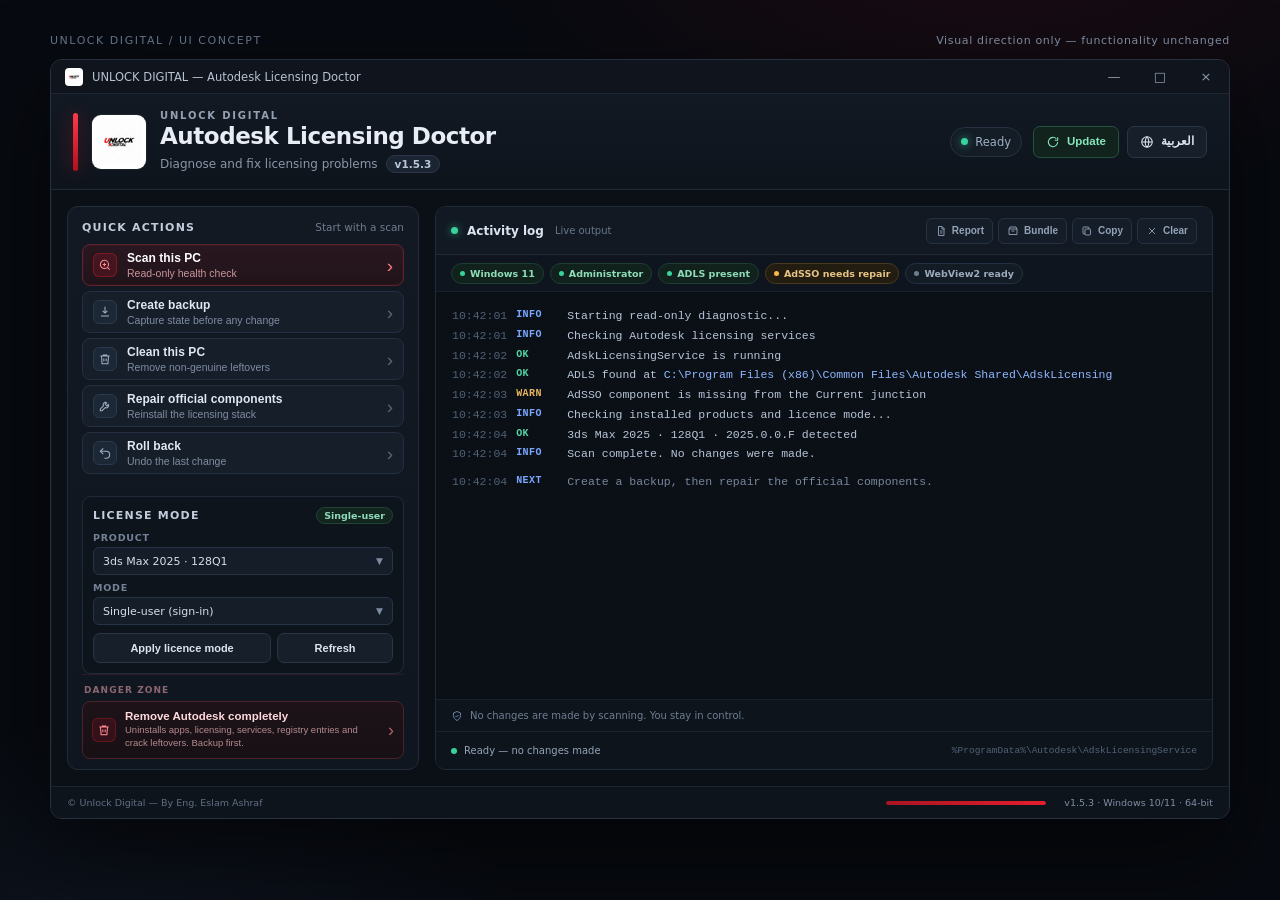
<file: design/ui-mockup.html>
<!DOCTYPE html>
<html lang="en">
<head>
<meta charset="utf-8">
<meta name="viewport" content="width=device-width, initial-scale=1">
<title>UNLOCK DIGITAL — UI concept</title>
<style>
  :root {
    --bg: #070a10;
    --app: #0b0f16;
    --panel: #111720;
    --panel-2: #151d28;
    --line: #222c3a;
    --line-soft: #1a2330;
    --text: #e8edf5;
    --muted: #8a96a9;
    --muted-2: #647186;
    --red: #e41e2e;
    --red-soft: #ff5967;
    --green: #37d39b;
    --amber: #f5b84b;
    --blue: #7aa7ff;
    --mono: "Cascadia Mono", "Consolas", "Courier New", monospace;
  }
  * { box-sizing: border-box; }
  html, body { margin: 0; min-height: 100%; }
  body {
    background:
      radial-gradient(900px 500px at 78% -10%, rgba(228,30,46,.10), transparent 60%),
      radial-gradient(700px 420px at 8% 110%, rgba(122,167,255,.07), transparent 65%),
      var(--bg);
    color: var(--text);
    font-family: "Segoe UI", system-ui, -apple-system, sans-serif;
    padding: 34px;
  }
  .concept-label {
    width: 1180px; margin: 0 auto 12px; display: flex; justify-content: space-between;
    color: var(--muted-2); font-size: 11px; letter-spacing: .14em; text-transform: uppercase;
  }
  .concept-label span:last-child { color: #7d8a9e; letter-spacing: .06em; text-transform: none; }
  .app {
    width: 1180px; height: 760px; margin: 0 auto; overflow: hidden;
    background: var(--app); border: 1px solid #273140; border-radius: 12px;
    box-shadow: 0 34px 90px rgba(0,0,0,.55), 0 0 0 1px rgba(255,255,255,.02) inset;
    display: flex; flex-direction: column;
  }
  .titlebar {
    height: 34px; flex: 0 0 34px; display: flex; align-items: center; justify-content: space-between;
    padding: 0 0 0 14px; background: #10151d; border-bottom: 1px solid #1d2633;
    font-size: 11.5px; color: #b8c2d2;
  }
  .titlebar .title-left { display: flex; align-items: center; gap: 9px; }
  .titlebar .app-mark {
    width: 18px; height: 18px; border-radius: 4px; background: #fff; display: grid; place-items: center;
  }
  .titlebar .app-mark img { width: 16px; height: 16px; object-fit: contain; }
  .win-controls { display: flex; height: 100%; }
  .win-controls span {
    width: 46px; display: grid; place-items: center; color: #8f9bad; font-size: 13px;
  }
  .win-controls span.close:hover { background: #c42b1c; color: #fff; }
  .app-header {
    flex: 0 0 96px; display: flex; align-items: center; justify-content: space-between;
    gap: 24px; padding: 15px 22px; background: linear-gradient(180deg, #121923, #0e141c);
    border-bottom: 1px solid #202a38;
  }
  .brand { display: flex; align-items: center; gap: 14px; min-width: 0; }
  .brand .accent {
    width: 5px; height: 58px; border-radius: 3px;
    background: linear-gradient(180deg, #ff3a49, #b20f20);
    box-shadow: 0 0 18px rgba(228,30,46,.45);
  }
  .logo-tile {
    width: 54px; height: 54px; border-radius: 9px; background: #fff; display: grid; place-items: center;
    box-shadow: 0 0 0 1px rgba(255,255,255,.06); flex: 0 0 auto;
  }
  .logo-tile img { width: 46px; height: 46px; object-fit: contain; }
  .brand-copy { min-width: 0; }
  .eyebrow {
    color: #95a1b3; font-size: 10px; font-weight: 700; letter-spacing: .18em; text-transform: uppercase;
    margin-bottom: 3px;
  }
  .brand h1 { margin: 0; font-size: 23px; line-height: 1.12; letter-spacing: -.02em; font-weight: 700; }
  .brand .meta { margin-top: 5px; color: var(--muted); font-size: 12px; display: flex; align-items: center; gap: 8px; }
  .version {
    color: #b9c5d8; background: #1b2431; border: 1px solid #2b3748; border-radius: 999px;
    padding: 2px 8px; font-size: 10.5px; font-weight: 600;
  }
  .header-actions { display: flex; align-items: center; gap: 8px; flex: 0 0 auto; }
  .ready {
    display: inline-flex; align-items: center; gap: 7px; color: #9fb0c4; font-size: 11.5px;
    background: #141c26; border: 1px solid #253141; border-radius: 999px; padding: 7px 10px;
    margin-right: 3px;
  }
  .ready i { width: 7px; height: 7px; border-radius: 50%; background: var(--green); box-shadow: 0 0 8px rgba(55,211,155,.75); }
  .btn {
    appearance: none; border: 1px solid #2a3647; background: #171f2a; color: #dbe4f1;
    border-radius: 7px; padding: 8px 12px; font: 600 11.5px/1 "Segoe UI", sans-serif;
    cursor: default; display: inline-flex; align-items: center; justify-content: center; gap: 7px;
    min-height: 32px; white-space: nowrap;
  }
  .btn svg { width: 14px; height: 14px; }
  .btn.green { color: #84e6bc; border-color: #24523f; background: #12231d; }
  .btn.red { color: #ff9aa2; border-color: #5c2027; background: #201318; }
  .btn.primary { background: var(--red); border-color: var(--red); color: #fff; box-shadow: 0 6px 18px rgba(228,30,46,.18); }
  .btn.small { min-height: 30px; padding: 7px 10px; font-size: 11px; }
  .btn.wide { width: 100%; justify-content: flex-start; }
  .app-body {
    flex: 1 1 auto; min-height: 0; display: grid; grid-template-columns: 352px minmax(0, 1fr);
    gap: 16px; padding: 16px;
  }
  .sidebar {
    min-height: 0; overflow: hidden; display: flex; flex-direction: column;
    background: linear-gradient(180deg, #121923, #10161f);
    border: 1px solid var(--line); border-radius: 11px; padding: 14px;
  }
  .section-head { display: flex; align-items: baseline; justify-content: space-between; gap: 10px; margin-bottom: 10px; }
  .section-head > span:first-child { color: #c2ccdb; font-size: 11px; font-weight: 700; letter-spacing: .11em; text-transform: uppercase; }
  .section-head .hint { color: #6f7d90; font-size: 10.5px; }
  .action-list { display: flex; flex-direction: column; gap: 5px; }
  .action {
    width: 100%; display: flex; align-items: center; gap: 10px; text-align: left;
    background: #161e29; border: 1px solid #243041; border-radius: 8px;
    padding: 6px 10px; color: #dfe7f2; min-height: 42px;
  }
  .action .ic {
    width: 24px; height: 24px; border-radius: 6px; background: #1d2836; border: 1px solid #2a394c;
    display: grid; place-items: center; flex: 0 0 auto; color: #9fb0c6;
  }
  .action .ic svg { width: 14px; height: 14px; }
  .action .copy { display: flex; flex-direction: column; gap: 2px; min-width: 0; flex: 1 1 auto; }
  .action strong { font-size: 12px; font-weight: 650; letter-spacing: .005em; }
  .action small { color: #7f8da1; font-size: 10.5px; white-space: nowrap; overflow: hidden; text-overflow: ellipsis; }
  .action .chev { color: #59687c; font-size: 19px; line-height: 1; }
  .action.primary {
    background: linear-gradient(180deg, #2a1720, #21131a); border-color: #5b2530;
    box-shadow: 0 0 0 1px rgba(228,30,46,.08) inset;
  }
  .action.primary .ic { background: rgba(228,30,46,.16); border-color: rgba(228,30,46,.36); color: #ff8a94; }
  .action.primary strong { color: #fff; }
  .action.primary small { color: #c8969c; }
  .action.primary .chev { color: #ff7c88; }
  .divider { height: 1px; background: var(--line-soft); margin: 11px 0; }
  .license-card {
    background: #0e141c; border: 1px solid #202b3a; border-radius: 9px; padding: 10px;
  }
  .license-card .section-head { margin-bottom: 8px; }
  .license-card .badge {
    color: #8fd9bc; background: #12261f; border: 1px solid #1f4436; border-radius: 999px;
    padding: 2px 7px; font-size: 9.5px; font-weight: 600;
  }
  .field-label { display: block; color: #748297; font-size: 9.5px; font-weight: 700; letter-spacing: .08em; text-transform: uppercase; margin: 7px 0 4px; }
  .field {
    height: 28px; display: flex; align-items: center; justify-content: space-between; gap: 8px;
    background: #151d28; border: 1px solid #273447; border-radius: 6px; padding: 0 9px;
    color: #d5deeb; font-size: 11px;
  }
  .field .caret { color: #7d8ca1; font-size: 9px; }
  .license-actions { display: flex; gap: 6px; margin-top: 8px; }
  .license-actions .btn { flex: 1 1 auto; }
  .danger-zone { margin-top: auto; padding-top: 10px; border-top: 1px solid #2a1c21; }
  .danger-label {
    color: #8c6670; font-size: 9px; font-weight: 700; letter-spacing: .12em;
    text-transform: uppercase; margin: 0 0 6px 2px;
  }
  .danger-action {
    width: 100%; display: flex; align-items: center; gap: 9px; text-align: left;
    background: linear-gradient(180deg, #1d1318, #171014); border: 1px solid #4b222a;
    border-radius: 8px; padding: 8px 9px; color: #ffd9dd;
  }
  .danger-action .ic {
    width: 24px; height: 24px; border-radius: 6px; background: rgba(228,30,46,.13);
    border: 1px solid rgba(228,30,46,.28); display: grid; place-items: center;
    flex: 0 0 auto; color: #ff8c96;
  }
  .danger-action .ic svg { width: 14px; height: 14px; }
  .danger-action .copy { display: flex; flex-direction: column; gap: 2px; min-width: 0; flex: 1 1 auto; }
  .danger-action strong { font-size: 11.5px; font-weight: 650; }
  .danger-action small { color: #b58a91; font-size: 9.5px; line-height: 1.35; }
  .danger-action .chev { color: #b5636d; font-size: 18px; line-height: 1; }
  .log-panel {
    min-width: 0; min-height: 0; display: flex; flex-direction: column;
    background: #0b1017; border: 1px solid #202b3a; border-radius: 11px; overflow: hidden;
  }
  .log-head {
    flex: 0 0 48px; display: flex; align-items: center; justify-content: space-between;
    padding: 0 15px; background: #121923; border-bottom: 1px solid #202b3a;
  }
  .log-head .title { display: flex; align-items: center; gap: 9px; font-size: 12px; font-weight: 650; color: #dbe4f1; }
  .live-dot { width: 7px; height: 7px; border-radius: 50%; background: var(--green); box-shadow: 0 0 8px rgba(55,211,155,.7); }
  .log-sub { color: #67768a; font-size: 10px; font-weight: 500; margin-left: 2px; }
  .log-actions { display: flex; gap: 5px; }
  .icon-btn {
    border: 1px solid #263243; background: #151d28; color: #93a3b8; border-radius: 6px;
    font: 600 10px/1 "Segoe UI", sans-serif; padding: 6px 8px; display: inline-flex; align-items: center; gap: 5px;
  }
  .icon-btn svg { width: 12px; height: 12px; }
  .system-strip {
    flex: 0 0 37px; display: flex; align-items: center; gap: 6px; padding: 0 15px;
    border-bottom: 1px solid #18222e; background: #0e151e; overflow: hidden;
  }
  .chip {
    display: inline-flex; align-items: center; gap: 5px; border-radius: 999px; padding: 4px 8px;
    font-size: 9.5px; font-weight: 600; white-space: nowrap; border: 1px solid #243143; color: #9caabd;
    background: #131b25;
  }
  .chip::before { content: ""; width: 5px; height: 5px; border-radius: 50%; background: #6f7d90; }
  .chip.ok { color: #8fdcb9; border-color: #1e3e32; background: #11221c; }
  .chip.ok::before { background: var(--green); }
  .chip.warn { color: #e7c485; border-color: #4a3a1e; background: #221c11; }
  .chip.warn::before { background: var(--amber); }
  .log {
    flex: 1 1 auto; min-height: 0; overflow: hidden; padding: 14px 16px;
    font-family: var(--mono); font-size: 11.5px; line-height: 1.72; color: #c3cedd;
  }
  .log-line { display: flex; gap: 9px; white-space: nowrap; }
  .log-line .time { color: #506075; flex: 0 0 52px; }
  .tag { flex: 0 0 42px; font-weight: 700; font-size: 10px; letter-spacing: .04em; }
  .tag.info { color: #7aa7ff; }
  .tag.ok { color: #52d6a3; }
  .tag.warn { color: #e7b45b; }
  .tag.err { color: #ff7b86; }
  .log-line .msg { color: #b8c5d7; }
  .log-line.dim .msg { color: #78879b; }
  .log-line .path { color: #8fb7ff; }
  .log-line.gap { height: 8px; }
  .log-tip {
    flex: 0 0 32px; display: flex; align-items: center; gap: 7px;
    padding: 0 15px; color: #6f7e92; font-size: 10px;
    border-top: 1px solid #18222e; background: #0d141c;
  }
  .log-tip svg { width: 12px; height: 12px; color: #7690b6; }
  .log-footer {
    flex: 0 0 38px; display: flex; align-items: center; justify-content: space-between;
    padding: 0 15px; border-top: 1px solid #19232f; background: #0e141c;
    color: #718096; font-size: 10px;
  }
  .log-footer .status { display: flex; align-items: center; gap: 7px; color: #94a3b6; }
  .log-footer .dot { width: 6px; height: 6px; border-radius: 50%; background: var(--green); }
  .log-footer .path { color: #526277; font-family: var(--mono); font-size: 9.5px; }
  .app-footer {
    flex: 0 0 32px; display: flex; align-items: center; gap: 18px; padding: 0 16px;
    border-top: 1px solid #1b2532; background: #0e141c; color: #617084; font-size: 9.5px;
  }
  .app-footer .grow { flex: 1 1 auto; }
  .progress { width: 160px; height: 4px; border-radius: 99px; background: #1d2836; overflow: hidden; }
  .progress span { display: block; height: 100%; background: linear-gradient(90deg, #a91422, var(--red)); border-radius: inherit; }
  .app-footer .right { color: #7e8da2; }
</style>
</head>
<body>
  <div class="concept-label">
    <span>UNLOCK DIGITAL / UI concept</span>
    <span>Visual direction only — functionality unchanged</span>
  </div>

  <div class="app">
    <div class="titlebar">
      <div class="title-left">
        <span class="app-mark"><img src="../website/assets/logo.png" alt=""></span>
        <span>UNLOCK DIGITAL — Autodesk Licensing Doctor</span>
      </div>
      <div class="win-controls"><span>—</span><span>□</span><span class="close">×</span></div>
    </div>

    <header class="app-header">
      <div class="brand">
        <div class="accent"></div>
        <div class="logo-tile"><img src="../website/assets/logo.png" alt="UNLOCK DIGITAL"></div>
        <div class="brand-copy">
          <div class="eyebrow">UNLOCK DIGITAL</div>
          <h1>Autodesk Licensing Doctor</h1>
          <div class="meta">
            <span>Diagnose and fix licensing problems</span>
            <span class="version">v1.5.3</span>
          </div>
        </div>
      </div>
      <div class="header-actions">
        <span class="ready"><i></i> Ready</span>
        <button class="btn green">
          <svg viewBox="0 0 24 24" fill="none" stroke="currentColor" stroke-width="1.8"><path d="M20 12a8 8 0 1 1-2.34-5.66M20 4v5h-5"/></svg>
          Update
        </button>
        <button class="btn">
          <svg viewBox="0 0 24 24" fill="none" stroke="currentColor" stroke-width="1.8"><circle cx="12" cy="12" r="9"/><path d="M3 12h18M12 3a14 14 0 0 1 0 18M12 3a14 14 0 0 0 0 18"/></svg>
          العربية
        </button>
      </div>
    </header>

    <main class="app-body">
      <aside class="sidebar">
        <div class="section-head"><span>Quick actions</span><span class="hint">Start with a scan</span></div>
        <div class="action-list">
          <button class="action primary">
            <span class="ic"><svg viewBox="0 0 24 24" fill="none" stroke="currentColor" stroke-width="1.8"><circle cx="11" cy="11" r="7"/><path d="m20 20-3.5-3.5M8 11h6M11 8v6"/></svg></span>
            <span class="copy"><strong>Scan this PC</strong><small>Read-only health check</small></span>
            <span class="chev">›</span>
          </button>
          <button class="action">
            <span class="ic"><svg viewBox="0 0 24 24" fill="none" stroke="currentColor" stroke-width="1.8"><path d="M12 3v11m0 0 4-4m-4 4-4-4M5 19h14"/></svg></span>
            <span class="copy"><strong>Create backup</strong><small>Capture state before any change</small></span>
            <span class="chev">›</span>
          </button>
          <button class="action">
            <span class="ic"><svg viewBox="0 0 24 24" fill="none" stroke="currentColor" stroke-width="1.8"><path d="M4 7h16M9 7V5h6v2M6 7l1 13h10l1-13M10 11v5M14 11v5"/></svg></span>
            <span class="copy"><strong>Clean this PC</strong><small>Remove non-genuine leftovers</small></span>
            <span class="chev">›</span>
          </button>
          <button class="action">
            <span class="ic"><svg viewBox="0 0 24 24" fill="none" stroke="currentColor" stroke-width="1.8"><path d="M14.7 6.3a4 4 0 0 0-5.4 5.4L4 17v3h3l5.3-5.3a4 4 0 0 0 5.4-5.4l-2.5 2.5-2.7-2.7 2.2-2.8Z"/></svg></span>
            <span class="copy"><strong>Repair official components</strong><small>Reinstall the licensing stack</small></span>
            <span class="chev">›</span>
          </button>
          <button class="action">
            <span class="ic"><svg viewBox="0 0 24 24" fill="none" stroke="currentColor" stroke-width="1.8"><path d="M9 14 4 9l5-5"/><path d="M4 9h10a6 6 0 0 1 0 12h-3"/></svg></span>
            <span class="copy"><strong>Roll back</strong><small>Undo the last change</small></span>
            <span class="chev">›</span>
          </button>
        </div>

        <div class="divider"></div>

        <div class="license-card">
          <div class="section-head"><span>License mode</span><span class="badge">Single-user</span></div>
          <label class="field-label">Product</label>
          <div class="field"><span>3ds Max 2025 · 128Q1</span><span class="caret">▼</span></div>
          <label class="field-label">Mode</label>
          <div class="field"><span>Single-user (sign-in)</span><span class="caret">▼</span></div>
          <div class="license-actions">
            <button class="btn small">Apply licence mode</button>
            <button class="btn small">Refresh</button>
          </div>
        </div>

        <div class="danger-zone">
          <div class="danger-label">Danger zone</div>
          <button class="danger-action" title="Removes all Autodesk apps, licensing, services, registry entries and crack leftovers. A backup is created first.">
            <span class="ic"><svg viewBox="0 0 24 24" fill="none" stroke="currentColor" stroke-width="1.8"><path d="M4 7h16M9 7V5h6v2M6 7l1 13h10l1-13M10 11v5M14 11v5"/></svg></span>
            <span class="copy"><strong>Remove Autodesk completely</strong><small>Uninstalls apps, licensing, services, registry entries and crack leftovers. Backup first.</small></span>
            <span class="chev">›</span>
          </button>
        </div>
      </aside>

      <section class="log-panel">
        <div class="log-head">
          <div class="title"><span class="live-dot"></span> Activity log <span class="log-sub">Live output</span></div>
          <div class="log-actions">
            <button class="icon-btn" title="Open the last diagnostic report"><svg viewBox="0 0 24 24" fill="none" stroke="currentColor" stroke-width="1.8"><path d="M7 3h7l4 4v14H7z"/><path d="M14 3v5h5M10 12h5M10 16h5"/></svg> Report</button>
            <button class="icon-btn" title="Save a support bundle for troubleshooting"><svg viewBox="0 0 24 24" fill="none" stroke="currentColor" stroke-width="1.8"><path d="M4 8h16v11H4zM4 8l2-4h12l2 4M9 12h6"/></svg> Bundle</button>
            <button class="icon-btn"><svg viewBox="0 0 24 24" fill="none" stroke="currentColor" stroke-width="1.8"><rect x="8" y="8" width="11" height="12" rx="2"/><path d="M16 8V6a2 2 0 0 0-2-2H6a2 2 0 0 0-2 2v10a2 2 0 0 0 2 2h2"/></svg> Copy</button>
            <button class="icon-btn"><svg viewBox="0 0 24 24" fill="none" stroke="currentColor" stroke-width="1.8"><path d="m6 6 12 12M18 6 6 18"/></svg> Clear</button>
          </div>
        </div>
        <div class="system-strip">
          <span class="chip ok">Windows 11</span>
          <span class="chip ok">Administrator</span>
          <span class="chip ok">ADLS present</span>
          <span class="chip warn">AdSSO needs repair</span>
          <span class="chip">WebView2 ready</span>
        </div>
        <div class="log">
          <div class="log-line"><span class="time">10:42:01</span><span class="tag info">INFO</span><span class="msg">Starting read-only diagnostic...</span></div>
          <div class="log-line"><span class="time">10:42:01</span><span class="tag info">INFO</span><span class="msg">Checking Autodesk licensing services</span></div>
          <div class="log-line"><span class="time">10:42:02</span><span class="tag ok">OK</span><span class="msg">AdskLicensingService is running</span></div>
          <div class="log-line"><span class="time">10:42:02</span><span class="tag ok">OK</span><span class="msg">ADLS found at <span class="path">C:\Program Files (x86)\Common Files\Autodesk Shared\AdskLicensing</span></span></div>
          <div class="log-line"><span class="time">10:42:03</span><span class="tag warn">WARN</span><span class="msg">AdSSO component is missing from the Current junction</span></div>
          <div class="log-line"><span class="time">10:42:03</span><span class="tag info">INFO</span><span class="msg">Checking installed products and licence mode...</span></div>
          <div class="log-line"><span class="time">10:42:04</span><span class="tag ok">OK</span><span class="msg">3ds Max 2025 · 128Q1 · 2025.0.0.F detected</span></div>
          <div class="log-line"><span class="time">10:42:04</span><span class="tag info">INFO</span><span class="msg">Scan complete. No changes were made.</span></div>
          <div class="log-line gap"></div>
          <div class="log-line dim"><span class="time">10:42:04</span><span class="tag info">NEXT</span><span class="msg">Create a backup, then repair the official components.</span></div>
        </div>
        <div class="log-tip">
          <svg viewBox="0 0 24 24" fill="none" stroke="currentColor" stroke-width="1.8"><path d="M12 3 5 6v5c0 4.5 3 8 7 10 4-2 7-5.5 7-10V6l-7-3Z"/><path d="m9 12 2 2 4-4"/></svg>
          No changes are made by scanning. You stay in control.
        </div>
        <div class="log-footer">
          <span class="status"><span class="dot"></span> Ready — no changes made</span>
          <span class="path">%ProgramData%\Autodesk\AdskLicensingService</span>
        </div>
      </section>
    </main>

    <footer class="app-footer">
      <span>© Unlock Digital — By Eng. Eslam Ashraf</span>
      <span class="grow"></span>
      <div class="progress"><span></span></div>
      <span class="right">v1.5.3 · Windows 10/11 · 64-bit</span>
    </footer>
  </div>
</body>
</html>
</file>
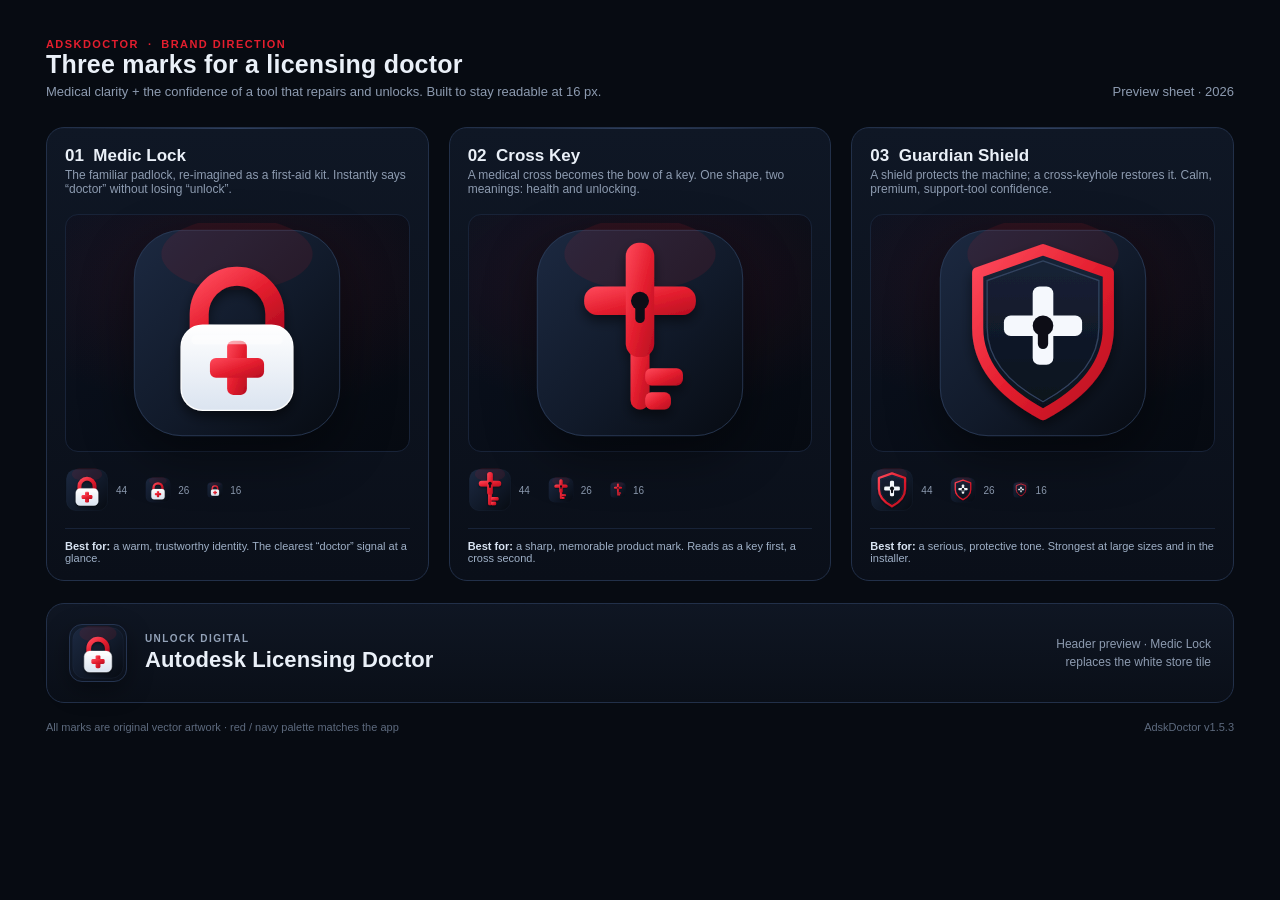
<file: design/brand/concepts.html>
<!doctype html>
<html lang="en">
<head>
<meta charset="utf-8">
<title>AdskDoctor logo concepts</title>
<style>
  :root{
    --bg:#070b12; --panel:#0d1421; --line:#223049;
    --text:#eaf0f8; --muted:#8d9bb0; --red:#e41e2e; --green:#37d39b;
  }
  *{box-sizing:border-box}
  html,body{margin:0;background:var(--bg);color:var(--text);font-family:"Segoe UI",Arial,sans-serif}
  body{padding:38px 46px 44px}
  .top{display:flex;align-items:flex-end;justify-content:space-between;margin-bottom:28px}
  h1{font-size:25px;margin:0 0 5px;letter-spacing:.2px}
  .sub{color:var(--muted);font-size:13px}
  .tag{font-size:11px;font-weight:700;letter-spacing:.13em;color:var(--red);text-transform:uppercase}
  .grid{display:grid;grid-template-columns:repeat(3,1fr);gap:20px}
  .card{background:linear-gradient(180deg,#0f1725,#0a0f19);border:1px solid var(--line);border-radius:18px;padding:18px 18px 16px;position:relative;overflow:hidden}
  .card:before{content:"";position:absolute;inset:0 0 auto 0;height:1px;background:linear-gradient(90deg,transparent,#30415f,transparent)}
  .name{font-size:17px;font-weight:700;margin:0 0 2px}
  .desc{font-size:12px;color:var(--muted);min-height:32px;margin-bottom:14px}
  .hero{display:flex;align-items:center;justify-content:center;height:238px;border-radius:13px;background:
    radial-gradient(360px 190px at 50% 28%,rgba(228,30,46,.10),transparent 70%),
    linear-gradient(145deg,#0b1220,#060a11);border:1px solid #182338}
  .hero svg{width:220px;height:220px;filter:drop-shadow(0 18px 26px rgba(0,0,0,.45))}
  .sizes{display:flex;align-items:center;gap:18px;margin-top:14px;height:48px;color:var(--muted);font-size:10px}
  .size{display:flex;align-items:center;gap:7px}
  .size svg{display:block}
  .best{margin-top:14px;font-size:11px;color:#9fb0c7;border-top:1px solid #182338;padding-top:11px}
  .best b{color:#d8e3f2;font-weight:600}
  .mock{margin-top:22px;background:linear-gradient(180deg,#0f1623,#0a0f18);border:1px solid var(--line);border-radius:18px;padding:20px 22px;display:flex;align-items:center;gap:18px}
  .mock .tile{width:58px;height:58px;flex:0 0 auto;border-radius:13px;display:flex;align-items:center;justify-content:center;background:linear-gradient(145deg,#131d2e,#0a0f19);border:1px solid #253450;box-shadow:0 8px 24px rgba(0,0,0,.35);overflow:hidden}
  .mock .tile svg{width:54px;height:54px}
  .mock .word{font-size:10px;font-weight:700;letter-spacing:.14em;color:#93a2b8;margin-bottom:3px}
  .mock .title{font-size:22px;font-weight:700;letter-spacing:.1px}
  .mock .hint{margin-left:auto;font-size:12px;color:var(--muted);text-align:right;line-height:1.5}
  .footer{display:flex;justify-content:space-between;color:#5d6a7e;font-size:11px;margin-top:18px}
</style>
</head>
<body>
  <svg width="0" height="0" style="position:absolute;left:-9999px" aria-hidden="true">
    <defs>
      <linearGradient id="tileBg" x1="0" y1="0" x2="1" y2="1">
        <stop offset="0" stop-color="#1c2941"/><stop offset=".55" stop-color="#111a2a"/><stop offset="1" stop-color="#070b12"/>
      </linearGradient>
      <linearGradient id="red" x1="0" y1="0" x2="1" y2="1">
        <stop offset="0" stop-color="#ff4a5c"/><stop offset=".52" stop-color="#e41e2e"/><stop offset="1" stop-color="#b70d21"/>
      </linearGradient>
      <linearGradient id="white" x1="0" y1="0" x2="0" y2="1">
        <stop offset="0" stop-color="#ffffff"/><stop offset="1" stop-color="#dbe4f0"/>
      </linearGradient>
      <linearGradient id="shieldFill" x1="0" y1="0" x2="0" y2="1">
        <stop offset="0" stop-color="#182338"/><stop offset="1" stop-color="#0a101b"/>
      </linearGradient>
      <filter id="markShadow" x="-30%" y="-30%" width="160%" height="170%">
        <feDropShadow dx="0" dy="14" stdDeviation="14" flood-color="#000" flood-opacity=".5"/>
      </filter>
    </defs>

    <symbol id="mark1" viewBox="0 0 512 512">
      <rect x="16" y="16" width="480" height="480" rx="112" fill="url(#tileBg)"/>
      <rect x="17" y="17" width="478" height="478" rx="111" fill="none" stroke="#2b3b57" stroke-width="2"/>
      <ellipse cx="256" cy="72" rx="176" ry="84" fill="#e41e2e" opacity=".10"/>
      <g filter="url(#markShadow)">
        <path d="M168 250 V212 C168 163.4 207.4 124 256 124 C304.6 124 344 163.4 344 212 V250"
              fill="none" stroke="url(#red)" stroke-width="44" stroke-linecap="round"/>
        <rect x="126" y="238" width="260" height="198" rx="50" fill="url(#white)" stroke="#ffffff" stroke-width="3"/>
        <rect x="233" y="274" width="46" height="126" rx="14" fill="url(#red)"/>
        <rect x="193" y="314" width="126" height="46" rx="14" fill="url(#red)"/>
        <rect x="150" y="262" width="212" height="20" rx="10" fill="#ffffff" opacity=".55"/>
      </g>
    </symbol>

    <symbol id="mark2" viewBox="0 0 512 512">
      <rect x="16" y="16" width="480" height="480" rx="112" fill="url(#tileBg)"/>
      <rect x="17" y="17" width="478" height="478" rx="111" fill="none" stroke="#2b3b57" stroke-width="2"/>
      <ellipse cx="256" cy="72" rx="176" ry="84" fill="#e41e2e" opacity=".10"/>
      <g filter="url(#markShadow)">
        <rect x="234" y="238" width="44" height="196" rx="22" fill="url(#red)"/>
        <rect x="268" y="338" width="88" height="40" rx="15" fill="url(#red)"/>
        <rect x="268" y="394" width="60" height="40" rx="15" fill="url(#red)"/>
        <rect x="126" y="148" width="260" height="66" rx="31" fill="url(#red)"/>
        <rect x="223" y="46" width="66" height="266" rx="31" fill="url(#red)"/>
        <circle cx="256" cy="181" r="21" fill="#0a0f19"/>
        <rect x="245" y="181" width="22" height="52" rx="11" fill="#0a0f19"/>
      </g>
    </symbol>

    <symbol id="mark3" viewBox="0 0 512 512">
      <rect x="16" y="16" width="480" height="480" rx="112" fill="url(#tileBg)"/>
      <rect x="17" y="17" width="478" height="478" rx="111" fill="none" stroke="#2b3b57" stroke-width="2"/>
      <ellipse cx="256" cy="72" rx="176" ry="84" fill="#e41e2e" opacity=".10"/>
      <g filter="url(#markShadow)">
        <path d="M256 62 L408 116 V244 C408 332 346 398 256 446 C166 398 104 332 104 244 V116 Z"
              fill="url(#shieldFill)" stroke="url(#red)" stroke-width="26" stroke-linejoin="round"/>
        <path d="M256 88 L386 134 V244 C386 318 334 374 256 416 C178 374 126 318 126 244 V134 Z"
              fill="none" stroke="#32435f" stroke-width="3"/>
        <rect x="232" y="148" width="48" height="182" rx="16" fill="#f5f8fd"/>
        <rect x="165" y="215" width="182" height="48" rx="16" fill="#f5f8fd"/>
        <circle cx="256" cy="239" r="24" fill="#0a0f19"/>
        <rect x="244" y="239" width="24" height="54" rx="12" fill="#0a0f19"/>
      </g>
    </symbol>
  </svg>

  <div class="top">
    <div>
      <div class="tag">AdskDoctor &nbsp;·&nbsp; brand direction</div>
      <h1>Three marks for a licensing doctor</h1>
      <div class="sub">Medical clarity + the confidence of a tool that repairs and unlocks. Built to stay readable at 16 px.</div>
    </div>
    <div class="sub">Preview sheet · 2026</div>
  </div>

  <div class="grid">
    <div class="card">
      <h2 class="name">01 &nbsp;Medic Lock</h2>
      <div class="desc">The familiar padlock, re-imagined as a first-aid kit. Instantly says “doctor” without losing “unlock”.</div>
      <div class="hero"><svg viewBox="0 0 512 512"><use href="#mark1"/></svg></div>
      <div class="sizes">
        <div class="size"><svg viewBox="0 0 512 512" width="44" height="44"><use href="#mark1"/></svg>44</div>
        <div class="size"><svg viewBox="0 0 512 512" width="26" height="26"><use href="#mark1"/></svg>26</div>
        <div class="size"><svg viewBox="0 0 512 512" width="16" height="16"><use href="#mark1"/></svg>16</div>
      </div>
      <div class="best"><b>Best for:</b> a warm, trustworthy identity. The clearest “doctor” signal at a glance.</div>
    </div>

    <div class="card">
      <h2 class="name">02 &nbsp;Cross Key</h2>
      <div class="desc">A medical cross becomes the bow of a key. One shape, two meanings: health and unlocking.</div>
      <div class="hero"><svg viewBox="0 0 512 512"><use href="#mark2"/></svg></div>
      <div class="sizes">
        <div class="size"><svg viewBox="0 0 512 512" width="44" height="44"><use href="#mark2"/></svg>44</div>
        <div class="size"><svg viewBox="0 0 512 512" width="26" height="26"><use href="#mark2"/></svg>26</div>
        <div class="size"><svg viewBox="0 0 512 512" width="16" height="16"><use href="#mark2"/></svg>16</div>
      </div>
      <div class="best"><b>Best for:</b> a sharp, memorable product mark. Reads as a key first, a cross second.</div>
    </div>

    <div class="card">
      <h2 class="name">03 &nbsp;Guardian Shield</h2>
      <div class="desc">A shield protects the machine; a cross-keyhole restores it. Calm, premium, support-tool confidence.</div>
      <div class="hero"><svg viewBox="0 0 512 512"><use href="#mark3"/></svg></div>
      <div class="sizes">
        <div class="size"><svg viewBox="0 0 512 512" width="44" height="44"><use href="#mark3"/></svg>44</div>
        <div class="size"><svg viewBox="0 0 512 512" width="26" height="26"><use href="#mark3"/></svg>26</div>
        <div class="size"><svg viewBox="0 0 512 512" width="16" height="16"><use href="#mark3"/></svg>16</div>
      </div>
      <div class="best"><b>Best for:</b> a serious, protective tone. Strongest at large sizes and in the installer.</div>
    </div>
  </div>

  <div class="mock">
    <div class="tile"><svg viewBox="0 0 512 512"><use href="#mark1"/></svg></div>
    <div>
      <div class="word">UNLOCK DIGITAL</div>
      <div class="title">Autodesk Licensing Doctor</div>
    </div>
    <div class="hint">Header preview · Medic Lock<br>replaces the white store tile</div>
  </div>

  <div class="footer">
    <span>All marks are original vector artwork · red / navy palette matches the app</span>
    <span>AdskDoctor v1.5.3</span>
  </div>
</body>
</html>
</file>
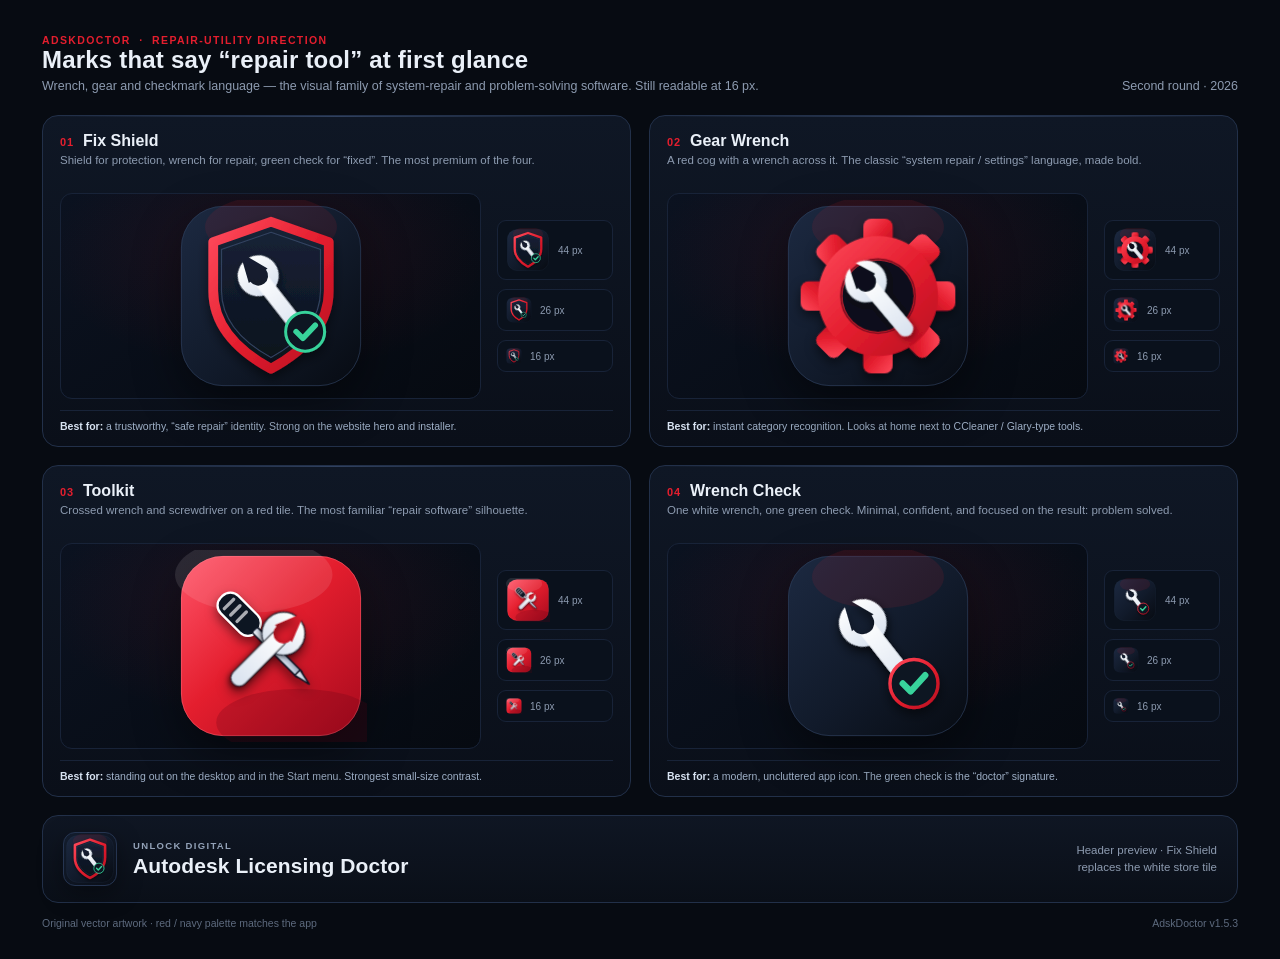
<file: design/brand/repair-concepts.html>
<!doctype html>
<html lang="en">
<head>
<meta charset="utf-8">
<title>AdskDoctor repair-mark concepts</title>
<style>
  :root{
    --bg:#070b12; --panel:#0d1421; --line:#223049;
    --text:#eaf0f8; --muted:#8d9bb0; --red:#e41e2e; --green:#37d39b;
  }
  *{box-sizing:border-box}
  html,body{margin:0;background:var(--bg);color:var(--text);font-family:"Segoe UI",Arial,sans-serif}
  body{padding:34px 42px 30px}
  .top{display:flex;align-items:flex-end;justify-content:space-between;margin-bottom:22px}
  h1{font-size:24px;margin:0 0 5px;letter-spacing:.2px}
  .sub{color:var(--muted);font-size:12.5px}
  .tag{font-size:10.5px;font-weight:700;letter-spacing:.13em;color:var(--red);text-transform:uppercase}
  .grid{display:grid;grid-template-columns:repeat(2,1fr);gap:18px}
  .card{background:linear-gradient(180deg,#0f1725,#0a0f19);border:1px solid var(--line);border-radius:16px;padding:16px 17px 14px;position:relative;overflow:hidden}
  .card:before{content:"";position:absolute;inset:0 0 auto 0;height:1px;background:linear-gradient(90deg,transparent,#30415f,transparent)}
  .head{display:flex;align-items:baseline;gap:9px;margin-bottom:2px}
  .num{font-size:11px;font-weight:800;color:var(--red);letter-spacing:.08em}
  .name{font-size:16px;font-weight:700;margin:0}
  .desc{font-size:11.5px;color:var(--muted);min-height:30px;margin:0 0 11px;line-height:1.45}
  .row{display:flex;gap:14px;align-items:stretch}
  .hero{flex:1;display:flex;align-items:center;justify-content:center;height:206px;border-radius:12px;background:
    radial-gradient(320px 170px at 50% 30%,rgba(228,30,46,.10),transparent 70%),
    linear-gradient(145deg,#0b1220,#060a11);border:1px solid #182338}
  .hero svg{width:192px;height:192px;filter:drop-shadow(0 16px 24px rgba(0,0,0,.45))}
  .side{width:118px;display:flex;flex-direction:column;justify-content:center;gap:9px;padding-left:2px}
  .size{display:flex;align-items:center;gap:8px;color:var(--muted);font-size:10px;background:#0a111c;border:1px solid #182338;border-radius:9px;padding:7px 8px}
  .size svg{display:block;flex:0 0 auto}
  .best{margin-top:11px;font-size:10.5px;color:#9fb0c7;border-top:1px solid #182338;padding-top:9px}
  .best b{color:#d8e3f2;font-weight:600}
  .mock{margin-top:18px;background:linear-gradient(180deg,#0f1623,#0a0f18);border:1px solid var(--line);border-radius:16px;padding:16px 20px;display:flex;align-items:center;gap:16px}
  .mock .tile{width:54px;height:54px;flex:0 0 auto;border-radius:12px;display:flex;align-items:center;justify-content:center;background:linear-gradient(145deg,#131d2e,#0a0f19);border:1px solid #253450;box-shadow:0 8px 24px rgba(0,0,0,.35);overflow:hidden}
  .mock .tile svg{width:50px;height:50px}
  .mock .word{font-size:9.5px;font-weight:700;letter-spacing:.14em;color:#93a2b8;margin-bottom:3px}
  .mock .title{font-size:21px;font-weight:700;letter-spacing:.1px}
  .mock .hint{margin-left:auto;font-size:11.5px;color:var(--muted);text-align:right;line-height:1.5}
  .footer{display:flex;justify-content:space-between;color:#5d6a7e;font-size:10.5px;margin-top:14px}
</style>
</head>
<body>
  <svg width="0" height="0" style="position:absolute;left:-9999px" aria-hidden="true">
    <defs>
      <linearGradient id="tileBg" x1="0" y1="0" x2="1" y2="1">
        <stop offset="0" stop-color="#1c2941"/><stop offset=".55" stop-color="#111a2a"/><stop offset="1" stop-color="#070b12"/>
      </linearGradient>
      <linearGradient id="red" x1="0" y1="0" x2="1" y2="1">
        <stop offset="0" stop-color="#ff4a5c"/><stop offset=".52" stop-color="#e41e2e"/><stop offset="1" stop-color="#b70d21"/>
      </linearGradient>
      <linearGradient id="redTile" x1="0" y1="0" x2="1" y2="1">
        <stop offset="0" stop-color="#ff5468"/><stop offset=".45" stop-color="#e41e2e"/><stop offset="1" stop-color="#a80a1d"/>
      </linearGradient>
      <linearGradient id="white" x1="0" y1="0" x2="0" y2="1">
        <stop offset="0" stop-color="#ffffff"/><stop offset="1" stop-color="#d9e2ef"/>
      </linearGradient>
      <linearGradient id="steel" x1="0" y1="0" x2="1" y2="1">
        <stop offset="0" stop-color="#f6f9fe"/><stop offset=".55" stop-color="#c8d3e3"/><stop offset="1" stop-color="#8e9bb0"/>
      </linearGradient>
      <linearGradient id="shieldFill" x1="0" y1="0" x2="0" y2="1">
        <stop offset="0" stop-color="#182338"/><stop offset="1" stop-color="#0a101b"/>
      </linearGradient>
      <filter id="markShadow" x="-30%" y="-30%" width="160%" height="170%">
        <feDropShadow dx="0" dy="14" stdDeviation="14" flood-color="#000" flood-opacity=".5"/>
      </filter>
      <filter id="softShadow" x="-30%" y="-30%" width="160%" height="170%">
        <feDropShadow dx="0" dy="8" stdDeviation="8" flood-color="#000" flood-opacity=".45"/>
      </filter>
    </defs>

    <!-- 01 FIX SHIELD -->
    <symbol id="r1" viewBox="0 0 512 512">
      <rect x="16" y="16" width="480" height="480" rx="112" fill="url(#tileBg)"/>
      <rect x="17" y="17" width="478" height="478" rx="111" fill="none" stroke="#2b3b57" stroke-width="2"/>
      <ellipse cx="256" cy="72" rx="176" ry="84" fill="#e41e2e" opacity=".10"/>
      <g filter="url(#markShadow)">
        <path d="M256 58 L410 112 V242 C410 332 348 400 256 450 C164 400 102 332 102 242 V112 Z"
              fill="url(#shieldFill)" stroke="url(#red)" stroke-width="26" stroke-linejoin="round"/>
        <path d="M256 86 L388 132 V242 C388 318 336 376 256 420 C176 376 124 318 124 242 V132 Z"
              fill="none" stroke="#32435f" stroke-width="3"/>
        <g transform="translate(250 238) rotate(-38) scale(.88)">
          <mask id="wm1" maskUnits="userSpaceOnUse" x="-220" y="-220" width="440" height="440">
            <rect x="-220" y="-220" width="440" height="440" fill="#ffffff"/>
            <circle cx="0" cy="-52" r="30" fill="#000000"/>
            <polygon points="-36,-52 0,-142 36,-52" fill="#000000"/>
          </mask>
          <g mask="url(#wm1)" filter="url(#softShadow)">
            <circle cx="0" cy="-52" r="62" fill="url(#white)"/>
            <rect x="-23" y="-52" width="46" height="208" rx="23" fill="url(#white)"/>
          </g>
        </g>
        <circle cx="347" cy="351" r="52" fill="#0b1320" stroke="#37d39b" stroke-width="8"/>
        <path d="M323 351 L341 369 L374 334" fill="none" stroke="#37d39b" stroke-width="15" stroke-linecap="round" stroke-linejoin="round"/>
      </g>
    </symbol>

    <!-- 02 GEAR WRENCH -->
    <symbol id="r2" viewBox="0 0 512 512">
      <rect x="16" y="16" width="480" height="480" rx="112" fill="url(#tileBg)"/>
      <rect x="17" y="17" width="478" height="478" rx="111" fill="none" stroke="#2b3b57" stroke-width="2"/>
      <ellipse cx="256" cy="72" rx="176" ry="84" fill="#e41e2e" opacity=".10"/>
      <g filter="url(#markShadow)" transform="translate(256 256)">
        <g fill="url(#red)">
          <rect x="-39" y="-206" width="78" height="92" rx="21"/>
          <rect x="-39" y="-206" width="78" height="92" rx="21" transform="rotate(45)"/>
          <rect x="-39" y="-206" width="78" height="92" rx="21" transform="rotate(90)"/>
          <rect x="-39" y="-206" width="78" height="92" rx="21" transform="rotate(135)"/>
          <rect x="-39" y="-206" width="78" height="92" rx="21" transform="rotate(180)"/>
          <rect x="-39" y="-206" width="78" height="92" rx="21" transform="rotate(225)"/>
          <rect x="-39" y="-206" width="78" height="92" rx="21" transform="rotate(270)"/>
          <rect x="-39" y="-206" width="78" height="92" rx="21" transform="rotate(315)"/>
        </g>
        <circle r="160" fill="url(#red)"/>
        <circle r="95" fill="#0a101b"/>
        <circle r="99" fill="none" stroke="#7d0e20" stroke-width="4"/>
        <g transform="rotate(-40) scale(1.05)">
          <mask id="wm2" maskUnits="userSpaceOnUse" x="-220" y="-220" width="440" height="440">
            <rect x="-220" y="-220" width="440" height="440" fill="#ffffff"/>
            <circle cx="0" cy="-48" r="26" fill="#000000"/>
            <polygon points="-31,-48 0,-126 31,-48" fill="#000000"/>
          </mask>
          <g mask="url(#wm2)" filter="url(#softShadow)">
            <circle cx="0" cy="-48" r="53" fill="url(#white)"/>
            <rect x="-20" y="-48" width="40" height="176" rx="20" fill="url(#white)"/>
          </g>
        </g>
      </g>
    </symbol>

    <!-- 03 TOOLKIT -->
    <symbol id="r3" viewBox="0 0 512 512">
      <rect x="16" y="16" width="480" height="480" rx="112" fill="url(#redTile)"/>
      <rect x="17" y="17" width="478" height="478" rx="111" fill="none" stroke="#ff7a88" stroke-width="2" opacity=".55"/>
      <ellipse cx="210" cy="66" rx="210" ry="100" fill="#ffffff" opacity=".10"/>
      <ellipse cx="330" cy="460" rx="220" ry="90" fill="#5c0412" opacity=".22"/>
      <g filter="url(#markShadow)" transform="translate(256 256)">
        <!-- screwdriver: handle top-left, tip bottom-right -->
        <g transform="rotate(-45)">
          <rect x="-33" y="-186" width="66" height="132" rx="30" fill="#0d1524" stroke="#ffffff" stroke-width="6"/>
          <rect x="-22" y="-163" width="44" height="9" rx="4.5" fill="#ffffff" opacity=".65"/>
          <rect x="-22" y="-139" width="44" height="9" rx="4.5" fill="#ffffff" opacity=".65"/>
          <rect x="-22" y="-115" width="44" height="9" rx="4.5" fill="#ffffff" opacity=".65"/>
          <rect x="-10" y="-62" width="20" height="172" rx="5" fill="url(#steel)" stroke="#0d1524" stroke-width="4"/>
          <path d="M-10 100 L10 100 L0 144 Z" fill="url(#steel)" stroke="#0d1524" stroke-width="4" stroke-linejoin="round"/>
        </g>
        <!-- wrench: head top-right, handle bottom-left -->
        <g transform="rotate(45) scale(.9)">
          <mask id="wm3" maskUnits="userSpaceOnUse" x="-220" y="-220" width="440" height="440">
            <rect x="-220" y="-220" width="440" height="440" fill="#ffffff"/>
            <circle cx="0" cy="-52" r="30" fill="#000000"/>
            <polygon points="-36,-52 0,-142 36,-52" fill="#000000"/>
          </mask>
          <g mask="url(#wm3)" filter="url(#softShadow)" stroke="#0d1524" stroke-width="7" paint-order="stroke">
            <circle cx="0" cy="-52" r="62" fill="url(#white)"/>
            <rect x="-23" y="-52" width="46" height="208" rx="23" fill="url(#white)"/>
          </g>
        </g>
      </g>
    </symbol>

    <!-- 04 WRENCH CHECK -->
    <symbol id="r4" viewBox="0 0 512 512">
      <rect x="16" y="16" width="480" height="480" rx="112" fill="url(#tileBg)"/>
      <rect x="17" y="17" width="478" height="478" rx="111" fill="none" stroke="#2b3b57" stroke-width="2"/>
      <ellipse cx="256" cy="72" rx="176" ry="84" fill="#e41e2e" opacity=".10"/>
      <g filter="url(#markShadow)">
        <g transform="translate(248 236) rotate(-38) scale(1.02)">
          <mask id="wm4" maskUnits="userSpaceOnUse" x="-220" y="-220" width="440" height="440">
            <rect x="-220" y="-220" width="440" height="440" fill="#ffffff"/>
            <circle cx="0" cy="-52" r="30" fill="#000000"/>
            <polygon points="-36,-52 0,-142 36,-52" fill="#000000"/>
          </mask>
          <g mask="url(#wm4)" filter="url(#softShadow)">
            <circle cx="0" cy="-52" r="62" fill="url(#white)"/>
            <rect x="-23" y="-52" width="46" height="208" rx="23" fill="url(#white)"/>
          </g>
        </g>
        <circle cx="352" cy="356" r="64" fill="#0b1320" stroke="url(#red)" stroke-width="9"/>
        <path d="M322 356 L343 377 L382 334" fill="none" stroke="#37d39b" stroke-width="17" stroke-linecap="round" stroke-linejoin="round"/>
      </g>
    </symbol>
  </svg>

  <div class="top">
    <div>
      <div class="tag">AdskDoctor &nbsp;·&nbsp; repair-utility direction</div>
      <h1>Marks that say “repair tool” at first glance</h1>
      <div class="sub">Wrench, gear and checkmark language — the visual family of system-repair and problem-solving software. Still readable at 16 px.</div>
    </div>
    <div class="sub">Second round · 2026</div>
  </div>

  <div class="grid">
    <div class="card">
      <div class="head"><span class="num">01</span><h2 class="name">Fix Shield</h2></div>
      <div class="desc">Shield for protection, wrench for repair, green check for “fixed”. The most premium of the four.</div>
      <div class="row">
        <div class="hero"><svg viewBox="0 0 512 512"><use href="#r1"/></svg></div>
        <div class="side">
          <div class="size"><svg viewBox="0 0 512 512" width="44" height="44"><use href="#r1"/></svg>44 px</div>
          <div class="size"><svg viewBox="0 0 512 512" width="26" height="26"><use href="#r1"/></svg>26 px</div>
          <div class="size"><svg viewBox="0 0 512 512" width="16" height="16"><use href="#r1"/></svg>16 px</div>
        </div>
      </div>
      <div class="best"><b>Best for:</b> a trustworthy, “safe repair” identity. Strong on the website hero and installer.</div>
    </div>

    <div class="card">
      <div class="head"><span class="num">02</span><h2 class="name">Gear Wrench</h2></div>
      <div class="desc">A red cog with a wrench across it. The classic “system repair / settings” language, made bold.</div>
      <div class="row">
        <div class="hero"><svg viewBox="0 0 512 512"><use href="#r2"/></svg></div>
        <div class="side">
          <div class="size"><svg viewBox="0 0 512 512" width="44" height="44"><use href="#r2"/></svg>44 px</div>
          <div class="size"><svg viewBox="0 0 512 512" width="26" height="26"><use href="#r2"/></svg>26 px</div>
          <div class="size"><svg viewBox="0 0 512 512" width="16" height="16"><use href="#r2"/></svg>16 px</div>
        </div>
      </div>
      <div class="best"><b>Best for:</b> instant category recognition. Looks at home next to CCleaner / Glary-type tools.</div>
    </div>

    <div class="card">
      <div class="head"><span class="num">03</span><h2 class="name">Toolkit</h2></div>
      <div class="desc">Crossed wrench and screwdriver on a red tile. The most familiar “repair software” silhouette.</div>
      <div class="row">
        <div class="hero"><svg viewBox="0 0 512 512"><use href="#r3"/></svg></div>
        <div class="side">
          <div class="size"><svg viewBox="0 0 512 512" width="44" height="44"><use href="#r3"/></svg>44 px</div>
          <div class="size"><svg viewBox="0 0 512 512" width="26" height="26"><use href="#r3"/></svg>26 px</div>
          <div class="size"><svg viewBox="0 0 512 512" width="16" height="16"><use href="#r3"/></svg>16 px</div>
        </div>
      </div>
      <div class="best"><b>Best for:</b> standing out on the desktop and in the Start menu. Strongest small-size contrast.</div>
    </div>

    <div class="card">
      <div class="head"><span class="num">04</span><h2 class="name">Wrench Check</h2></div>
      <div class="desc">One white wrench, one green check. Minimal, confident, and focused on the result: problem solved.</div>
      <div class="row">
        <div class="hero"><svg viewBox="0 0 512 512"><use href="#r4"/></svg></div>
        <div class="side">
          <div class="size"><svg viewBox="0 0 512 512" width="44" height="44"><use href="#r4"/></svg>44 px</div>
          <div class="size"><svg viewBox="0 0 512 512" width="26" height="26"><use href="#r4"/></svg>26 px</div>
          <div class="size"><svg viewBox="0 0 512 512" width="16" height="16"><use href="#r4"/></svg>16 px</div>
        </div>
      </div>
      <div class="best"><b>Best for:</b> a modern, uncluttered app icon. The green check is the “doctor” signature.</div>
    </div>
  </div>

  <div class="mock">
    <div class="tile"><svg viewBox="0 0 512 512"><use href="#r1"/></svg></div>
    <div>
      <div class="word">UNLOCK DIGITAL</div>
      <div class="title">Autodesk Licensing Doctor</div>
    </div>
    <div class="hint">Header preview · Fix Shield<br>replaces the white store tile</div>
  </div>

  <div class="footer">
    <span>Original vector artwork · red / navy palette matches the app</span>
    <span>AdskDoctor v1.5.3</span>
  </div>
</body>
</html>
</file>
<file: website/assets/styles.css>
:root {
  color-scheme: dark;
  --bg: #080b12;
  --bg-2: #0b101a;
  --panel: #111827;
  --panel-2: #151f32;
  --text: #f8fafc;
  --muted: #94a3b8;
  --muted-2: #b6c2d4;
  --border: rgba(255, 255, 255, 0.09);
  --border-strong: rgba(255, 255, 255, 0.16);
  --red: #e11d2e;
  --red-2: #ff3b4e;
  --red-soft: rgba(225, 29, 46, 0.12);
  --green: #22c55e;
  --green-soft: rgba(34, 197, 94, 0.14);
  --radius: 18px;
  --font: "Segoe UI", "Cairo", Tahoma, Arial, sans-serif;
}

*,
*::before,
*::after {
  box-sizing: border-box;
}

html {
  scroll-behavior: smooth;
  scroll-padding-top: 92px;
}

body {
  margin: 0;
  min-height: 100vh;
  overflow-x: hidden;
  font-family: var(--font);
  font-size: 16px;
  line-height: 1.7;
  color: var(--text);
  background:
    radial-gradient(900px 520px at 82% -8%, rgba(225, 29, 46, 0.16), transparent 62%),
    radial-gradient(760px 460px at 8% 6%, rgba(59, 130, 246, 0.09), transparent 60%),
    var(--bg);
}

body::before {
  content: "";
  position: fixed;
  inset: 0;
  pointer-events: none;
  z-index: -1;
  background-image:
    linear-gradient(rgba(255, 255, 255, 0.022) 1px, transparent 1px),
    linear-gradient(90deg, rgba(255, 255, 255, 0.022) 1px, transparent 1px);
  background-size: 64px 64px;
  mask-image: linear-gradient(to bottom, rgba(0, 0, 0, 0.65), transparent 75%);
}

::selection {
  background: rgba(225, 29, 46, 0.45);
  color: #fff;
}

img {
  max-width: 100%;
  display: block;
}

a {
  color: inherit;
  text-decoration: none;
}

button {
  font-family: inherit;
}

:focus-visible {
  outline: 2px solid var(--red-2);
  outline-offset: 3px;
}

.container {
  width: min(1180px, 92vw);
  margin-inline: auto;
}

.skip-link {
  position: absolute;
  inset-inline-start: 16px;
  top: -80px;
  z-index: 100;
  padding: 10px 16px;
  border-radius: 10px;
  background: #fff;
  color: #0b101a;
  font-weight: 700;
  transition: top 0.2s ease;
}

.skip-link:focus {
  top: 14px;
}

/* Header */
.site-header {
  position: sticky;
  top: 0;
  z-index: 50;
  background: rgba(8, 11, 18, 0.78);
  border-bottom: 1px solid var(--border);
  backdrop-filter: blur(18px);
}

.header-inner {
  display: flex;
  align-items: center;
  gap: 26px;
  min-height: 78px;
}

.brand {
  display: inline-flex;
  align-items: center;
  gap: 12px;
  flex-shrink: 0;
}

.brand img {
  width: auto;
  height: 46px;
  padding: 5px 8px;
  border-radius: 10px;
  background: #fff;
}

.brand-text {
  display: flex;
  flex-direction: column;
  line-height: 1.2;
}

.brand-text strong {
  font-size: 0.8rem;
  letter-spacing: 0.16em;
}

.brand-text small {
  color: var(--muted);
  font-size: 0.7rem;
}

html[lang="ar"] .brand-text strong {
  letter-spacing: 0.08em;
}

.nav {
  display: flex;
  align-items: center;
  gap: 22px;
  margin-inline: auto;
  font-size: 0.88rem;
  color: #cbd5e1;
}

.nav a {
  position: relative;
  padding-block: 6px;
  transition: color 0.2s ease;
}

.nav a::after {
  content: "";
  position: absolute;
  inset-inline: 0;
  bottom: 0;
  height: 2px;
  border-radius: 2px;
  background: var(--red-2);
  transform: scaleX(0);
  transform-origin: center;
  transition: transform 0.2s ease;
}

.nav a:hover {
  color: #fff;
}

.nav a:hover::after {
  transform: scaleX(1);
}

.header-actions {
  display: flex;
  align-items: center;
  gap: 10px;
  flex-shrink: 0;
}

/* Buttons */
.btn {
  display: inline-flex;
  align-items: center;
  justify-content: center;
  gap: 8px;
  border: 1px solid transparent;
  border-radius: 12px;
  padding: 12px 18px;
  font-size: 0.92rem;
  font-weight: 700;
  line-height: 1.2;
  cursor: pointer;
  white-space: nowrap;
  transition: transform 0.18s ease, box-shadow 0.18s ease, background 0.18s ease, border-color 0.18s ease;
}

.btn:hover {
  transform: translateY(-1px);
}

.btn-primary {
  color: #fff;
  background: linear-gradient(135deg, var(--red-2), #b31222);
  box-shadow: 0 10px 30px rgba(225, 29, 46, 0.26);
}

.btn-primary:hover {
  box-shadow: 0 14px 38px rgba(225, 29, 46, 0.36);
}

.btn-outline {
  color: #fff;
  background: rgba(255, 255, 255, 0.035);
  border-color: var(--border-strong);
}

.btn-outline:hover {
  background: rgba(255, 255, 255, 0.08);
  border-color: rgba(255, 255, 255, 0.26);
}

.btn-ghost {
  color: #cbd5e1;
  background: transparent;
}

.btn-ghost:hover {
  color: #fff;
  background: rgba(255, 255, 255, 0.05);
}

.btn-sm {
  padding: 9px 14px;
  border-radius: 10px;
  font-size: 0.82rem;
}

.btn-lg {
  padding: 14px 22px;
  font-size: 0.98rem;
}

.btn-block {
  width: 100%;
}

/* Hero */
.hero {
  position: relative;
  padding: 84px 0 76px;
}

.hero-grid {
  display: grid;
  grid-template-columns: 1.04fr 0.96fr;
  gap: 56px;
  align-items: center;
}

.pill {
  display: inline-flex;
  align-items: center;
  gap: 9px;
  padding: 7px 13px;
  border: 1px solid rgba(225, 29, 46, 0.28);
  border-radius: 999px;
  background: rgba(225, 29, 46, 0.09);
  color: #fecdd3;
  font-size: 0.76rem;
  font-weight: 600;
}

.pulse {
  width: 7px;
  height: 7px;
  border-radius: 50%;
  background: var(--green);
  box-shadow: 0 0 0 4px rgba(34, 197, 94, 0.12);
  animation: pulse 2.2s infinite;
}

@keyframes pulse {
  0%, 100% { box-shadow: 0 0 0 4px rgba(34, 197, 94, 0.1); }
  50% { box-shadow: 0 0 0 7px rgba(34, 197, 94, 0.02); }
}

.hero h1 {
  max-width: 14ch;
  margin: 22px 0 20px;
  font-size: clamp(2.25rem, 4.8vw, 4rem);
  font-weight: 800;
  line-height: 1.16;
  letter-spacing: -0.035em;
  color: transparent;
  background: linear-gradient(135deg, #fff 32%, #ffb3ba 100%);
  -webkit-background-clip: text;
  background-clip: text;
}

html[lang="ar"] .hero h1 {
  max-width: 19ch;
  line-height: 1.42;
  letter-spacing: 0;
}

.lead {
  max-width: 60ch;
  margin: 0 0 28px;
  color: var(--muted-2);
  font-size: 1.05rem;
  line-height: 1.85;
}

.hero-actions {
  display: flex;
  flex-wrap: wrap;
  gap: 12px;
  margin-bottom: 28px;
}

.trust-row {
  display: flex;
  flex-wrap: wrap;
  gap: 12px 22px;
  padding: 0;
  margin: 0;
  list-style: none;
  color: var(--muted);
  font-size: 0.82rem;
}

.trust-row li {
  display: inline-flex;
  align-items: center;
  gap: 8px;
}

.check {
  display: inline-grid;
  place-items: center;
  width: 18px;
  height: 18px;
  border-radius: 50%;
  background: var(--green-soft);
  color: #4ade80;
  font-size: 0.66rem;
  font-weight: 900;
}

/* Hero art */
.hero-art {
  position: relative;
  display: flex;
  align-items: center;
  justify-content: center;
  min-height: 420px;
}

.glow {
  position: absolute;
  inset: 8% 2%;
  z-index: 0;
  background: radial-gradient(circle at 62% 42%, rgba(225, 29, 46, 0.3), transparent 62%);
  filter: blur(34px);
}

.window {
  position: relative;
  z-index: 1;
  width: 100%;
  max-width: 640px;
  overflow: hidden;
  border: 1px solid rgba(255, 255, 255, 0.12);
  border-radius: 16px;
  background: var(--bg-2);
  box-shadow: 0 34px 90px rgba(0, 0, 0, 0.58), inset 0 0 0 1px rgba(255, 255, 255, 0.03);
  transform: rotate(-1.4deg);
}

html[dir="rtl"] .window {
  transform: rotate(1.4deg);
}

.window-bar {
  display: flex;
  align-items: center;
  gap: 7px;
  padding: 10px 13px;
  border-bottom: 1px solid rgba(255, 255, 255, 0.07);
  background: #111827;
}

.dot {
  width: 10px;
  height: 10px;
  border-radius: 50%;
  display: inline-block;
}

.dot.red { background: #ff5f57; }
.dot.amber { background: #febc2e; }
.dot.green { background: #28c840; }

.window-title {
  margin-inline-start: 10px;
  overflow: hidden;
  color: #8593a8;
  font-size: 0.68rem;
  text-overflow: ellipsis;
  white-space: nowrap;
}

.window img {
  width: 100%;
  height: auto;
}

.float-card {
  position: absolute;
  inset-inline-start: -18px;
  bottom: 18px;
  z-index: 2;
  display: flex;
  align-items: center;
  gap: 10px;
  padding: 12px 14px;
  border: 1px solid rgba(255, 255, 255, 0.12);
  border-radius: 14px;
  background: rgba(15, 23, 42, 0.93);
  box-shadow: 0 18px 40px rgba(0, 0, 0, 0.38);
  backdrop-filter: blur(12px);
}

.float-card-2 {
  inset-inline-start: auto;
  inset-inline-end: -14px;
  top: 24px;
  bottom: auto;
}

.float-icon {
  display: grid;
  place-items: center;
  width: 34px;
  height: 34px;
  border-radius: 10px;
  background: var(--green-soft);
  color: #4ade80;
  font-weight: 900;
}

.float-icon.red {
  background: var(--red-soft);
  color: #ff8a95;
}

.float-card strong {
  display: block;
  font-size: 0.76rem;
}

.float-card small {
  display: block;
  color: var(--muted);
  font-size: 0.67rem;
}

/* Sections */
.section {
  position: relative;
  padding: 92px 0;
}

.section-alt {
  border-block: 1px solid rgba(255, 255, 255, 0.055);
  background: rgba(255, 255, 255, 0.014);
}

.section-head {
  max-width: 760px;
  margin: 0 auto 44px;
  text-align: center;
}

.eyebrow {
  display: inline-block;
  margin-bottom: 12px;
  color: #ff8a95;
  font-size: 0.72rem;
  font-weight: 800;
  letter-spacing: 0.18em;
  text-transform: uppercase;
}

html[lang="ar"] .eyebrow {
  letter-spacing: 0;
}

.section-head h2 {
  margin: 0 0 14px;
  font-size: clamp(1.8rem, 3vw, 2.6rem);
  line-height: 1.24;
  letter-spacing: -0.02em;
}

html[lang="ar"] .section-head h2 {
  line-height: 1.5;
  letter-spacing: 0;
}

.section-head p {
  margin: 0;
  color: #9aa8bc;
  font-size: 1.02rem;
}

/* Feature cards */
.cards {
  display: grid;
  grid-template-columns: repeat(3, 1fr);
  gap: 18px;
}

.card {
  padding: 26px;
  border: 1px solid var(--border);
  border-radius: var(--radius);
  background: linear-gradient(180deg, rgba(255, 255, 255, 0.045), rgba(255, 255, 255, 0.018));
  transition: transform 0.2s ease, border-color 0.2s ease, background 0.2s ease;
}

.card:hover {
  transform: translateY(-3px);
  border-color: rgba(225, 29, 46, 0.36);
  background: linear-gradient(180deg, rgba(225, 29, 46, 0.07), rgba(255, 255, 255, 0.02));
}

.icon {
  display: grid;
  place-items: center;
  width: 46px;
  height: 46px;
  margin-bottom: 18px;
  border: 1px solid rgba(225, 29, 46, 0.22);
  border-radius: 12px;
  background: var(--red-soft);
  color: #ff8a95;
}

.icon svg {
  width: 24px;
  height: 24px;
}

.card h3 {
  margin: 0 0 8px;
  font-size: 1.05rem;
}

.card p {
  margin: 0;
  color: #9aa8bc;
  font-size: 0.91rem;
  line-height: 1.85;
}

/* Screenshots */
.shot-wrap {
  max-width: 980px;
  margin-inline: auto;
}

.shot-tabs {
  display: flex;
  justify-content: center;
  gap: 8px;
  margin-bottom: 18px;
}

.shot-tab {
  padding: 8px 18px;
  border: 1px solid var(--border);
  border-radius: 999px;
  background: rgba(255, 255, 255, 0.03);
  color: var(--muted);
  font-size: 0.84rem;
  font-weight: 600;
  cursor: pointer;
}

.shot-tab.active {
  border-color: #fff;
  background: #fff;
  color: #0b101a;
  font-weight: 800;
}

.shot-frame {
  margin: 0;
  overflow: hidden;
  border: 1px solid rgba(255, 255, 255, 0.12);
  border-radius: var(--radius);
  background: var(--bg-2);
  box-shadow: 0 30px 80px rgba(0, 0, 0, 0.45);
}

.shot-frame img {
  width: 100%;
  height: auto;
}

/* Steps */
.steps {
  display: grid;
  grid-template-columns: repeat(4, 1fr);
  gap: 18px;
  padding: 0;
  margin: 0;
  list-style: none;
}

.steps li {
  padding: 24px 20px;
  border: 1px solid var(--border);
  border-radius: var(--radius);
  background: rgba(255, 255, 255, 0.025);
}

.step-num {
  display: inline-grid;
  place-items: center;
  width: 36px;
  height: 36px;
  margin-bottom: 14px;
  border-radius: 50%;
  background: var(--red);
  box-shadow: 0 6px 18px rgba(225, 29, 46, 0.3);
  color: #fff;
  font-size: 0.9rem;
  font-weight: 800;
}

.steps h3 {
  margin: 0 0 8px;
  font-size: 1rem;
}

.steps p {
  margin: 0;
  color: #9aa8bc;
  font-size: 0.87rem;
  line-height: 1.8;
}

/* Download */
.download-grid {
  display: grid;
  grid-template-columns: repeat(3, 1fr);
  gap: 18px;
  align-items: stretch;
}

.download-card {
  position: relative;
  display: flex;
  flex-direction: column;
  padding: 26px;
  border: 1px solid var(--border);
  border-radius: var(--radius);
  background: linear-gradient(180deg, rgba(255, 255, 255, 0.05), rgba(255, 255, 255, 0.018));
}

.download-card.featured {
  border-color: rgba(225, 29, 46, 0.5);
  box-shadow: 0 0 0 1px rgba(225, 29, 46, 0.14), 0 20px 60px rgba(225, 29, 46, 0.08);
}

.tag {
  align-self: flex-start;
  margin-bottom: 14px;
  padding: 5px 9px;
  border: 1px solid rgba(225, 29, 46, 0.25);
  border-radius: 999px;
  background: rgba(225, 29, 46, 0.15);
  color: #ff8a95;
  font-size: 0.64rem;
  font-weight: 800;
  letter-spacing: 0.12em;
}

html[lang="ar"] .tag {
  letter-spacing: 0;
}

.tag-soft {
  border-color: var(--border);
  background: rgba(255, 255, 255, 0.06);
  color: #cbd5e1;
}

.download-card h3 {
  margin: 0 0 8px;
  font-size: 1.22rem;
}

.download-card .muted {
  flex: 1;
  margin: 0 0 16px;
  color: #9aa8bc;
  font-size: 0.89rem;
  line-height: 1.75;
}

.meta {
  display: flex;
  flex-wrap: wrap;
  gap: 8px;
  margin-bottom: 18px;
  color: #8593a8;
  font-size: 0.73rem;
}

.meta span {
  padding: 4px 8px;
  border: 1px solid rgba(255, 255, 255, 0.06);
  border-radius: 8px;
  background: rgba(255, 255, 255, 0.05);
}

.hash {
  margin-top: 16px;
  padding-top: 10px;
  border-top: 1px solid var(--border);
}

.hash summary {
  color: var(--muted);
  font-size: 0.73rem;
  font-weight: 600;
  cursor: pointer;
}

.hash code {
  display: block;
  margin-top: 8px;
  padding: 8px;
  border-radius: 8px;
  background: rgba(0, 0, 0, 0.25);
  color: #cbd5e1;
  font-size: 0.61rem;
  word-break: break-all;
}

.download-note {
  display: flex;
  align-items: flex-start;
  justify-content: space-between;
  gap: 24px;
  margin-top: 22px;
  padding: 20px 22px;
  border: 1px solid var(--border);
  border-radius: 16px;
  background: rgba(255, 255, 255, 0.025);
}

.download-note strong {
  display: block;
  margin-bottom: 4px;
}

.download-note p {
  max-width: 760px;
  margin: 0;
  color: #9aa8bc;
  font-size: 0.84rem;
  line-height: 1.75;
}

.note-links {
  display: flex;
  flex-direction: column;
  gap: 6px;
  color: #ff8a95;
  font-size: 0.79rem;
  white-space: nowrap;
}

.note-links a:hover {
  text-decoration: underline;
}

/* FAQ */
.narrow {
  max-width: 880px;
}

.faq {
  display: flex;
  flex-direction: column;
  gap: 10px;
}

.faq details {
  padding: 0 20px;
  border: 1px solid var(--border);
  border-radius: 14px;
  background: rgba(255, 255, 255, 0.025);
}

.faq summary {
  display: flex;
  justify-content: space-between;
  gap: 16px;
  padding: 18px 0;
  font-weight: 700;
  cursor: pointer;
  list-style: none;
}

.faq summary::-webkit-details-marker {
  display: none;
}

.faq summary::after {
  content: "+";
  color: #ff6b78;
  font-size: 1.3rem;
  line-height: 1;
}

.faq details[open] summary::after {
  content: "−";
}

.faq p {
  margin: 0 0 18px;
  color: #9aa8bc;
  font-size: 0.91rem;
  line-height: 1.85;
}

/* Footer */
.site-footer {
  padding: 56px 0 24px;
  border-top: 1px solid var(--border);
  background: #070a10;
}

.footer-grid {
  display: grid;
  grid-template-columns: 1.6fr 1fr 1fr 1.3fr;
  gap: 32px;
}

.footer-brand {
  margin-bottom: 14px;
}

.footer-brand img {
  height: 38px;
}

.site-footer h3 {
  margin: 0 0 14px;
  color: #e2e8f0;
  font-size: 0.78rem;
  letter-spacing: 0.1em;
  text-transform: uppercase;
}

html[lang="ar"] .site-footer h3 {
  letter-spacing: 0;
}

.site-footer a {
  display: block;
  margin-bottom: 8px;
  color: var(--muted);
  font-size: 0.85rem;
}

.site-footer a:hover {
  color: #fff;
}

.footer-bottom {
  display: flex;
  flex-wrap: wrap;
  justify-content: space-between;
  gap: 16px;
  margin-top: 38px;
  padding-top: 18px;
  border-top: 1px solid var(--border);
  color: #708096;
  font-size: 0.77rem;
}

.small {
  font-size: 0.79rem;
  line-height: 1.75;
}

.muted {
  color: var(--muted);
}

/* Responsive */
@media (max-width: 1020px) {
  .nav {
    display: none;
  }

  .header-actions {
    margin-inline-start: auto;
  }

  .hero-grid {
    grid-template-columns: 1fr;
    gap: 40px;
  }

  .hero-copy {
    text-align: center;
  }

  .hero h1,
  html[lang="ar"] .hero h1 {
    max-width: 24ch;
    margin-inline: auto;
  }

  .lead {
    margin-inline: auto;
  }

  .hero-actions,
  .trust-row {
    justify-content: center;
  }

  .hero-art {
    min-height: auto;
  }

  .window {
    max-width: 720px;
    margin-inline: auto;
  }

  .cards {
    grid-template-columns: repeat(2, 1fr);
  }

  .steps {
    grid-template-columns: repeat(2, 1fr);
  }

  .download-grid {
    grid-template-columns: 1fr;
    max-width: 640px;
    margin-inline: auto;
  }

  .footer-grid {
    grid-template-columns: 1fr 1fr;
  }
}

@media (max-width: 640px) {
  .header-inner {
    min-height: 68px;
    gap: 10px;
  }

  .brand img {
    height: 38px;
  }

  .brand-text strong {
    font-size: 0.68rem;
  }

  .brand-text small {
    display: none;
  }

  .header-actions .btn-primary {
    display: none;
  }

  .hero {
    padding: 54px 0 44px;
  }

  .hero h1,
  html[lang="ar"] .hero h1 {
    font-size: 2.05rem;
    max-width: 20ch;
  }

  .lead {
    font-size: 0.97rem;
  }

  .hero-actions {
    flex-direction: column;
    align-items: stretch;
  }

  .hero-actions .btn {
    width: 100%;
  }

  .trust-row {
    justify-content: flex-start;
    text-align: start;
  }

  .cards,
  .steps {
    grid-template-columns: 1fr;
  }

  .section {
    padding: 64px 0;
  }

  .section-head {
    margin-bottom: 32px;
    text-align: start;
  }

  .download-note {
    flex-direction: column;
  }

  .note-links {
    white-space: normal;
  }

  .footer-grid {
    grid-template-columns: 1fr;
  }

  .float-card {
    display: none;
  }

  .window {
    transform: none;
  }

  html[dir="rtl"] .window {
    transform: none;
  }
}

@media (prefers-reduced-motion: reduce) {
  html {
    scroll-behavior: auto;
  }

  *,
  *::before,
  *::after {
    animation-duration: 0.01ms !important;
    animation-iteration-count: 1 !important;
    transition-duration: 0.01ms !important;
  }
}
</file>
